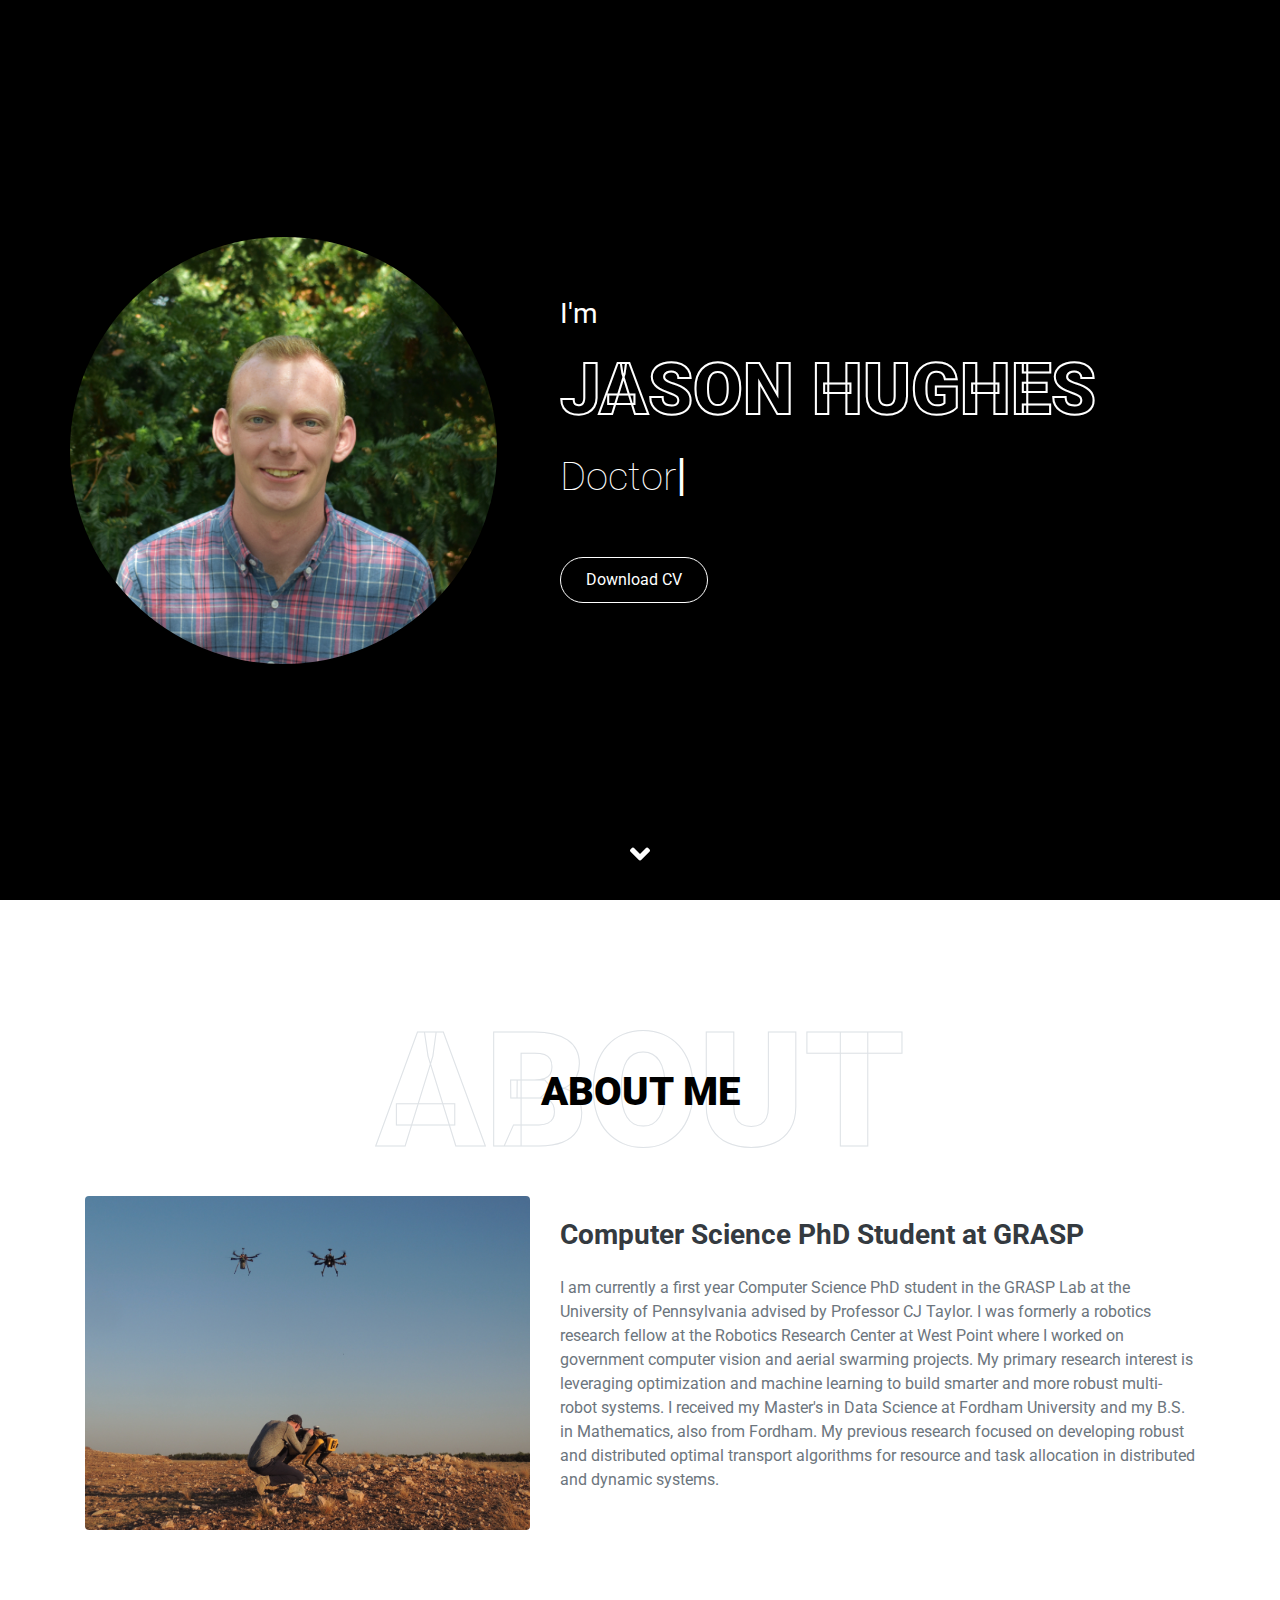
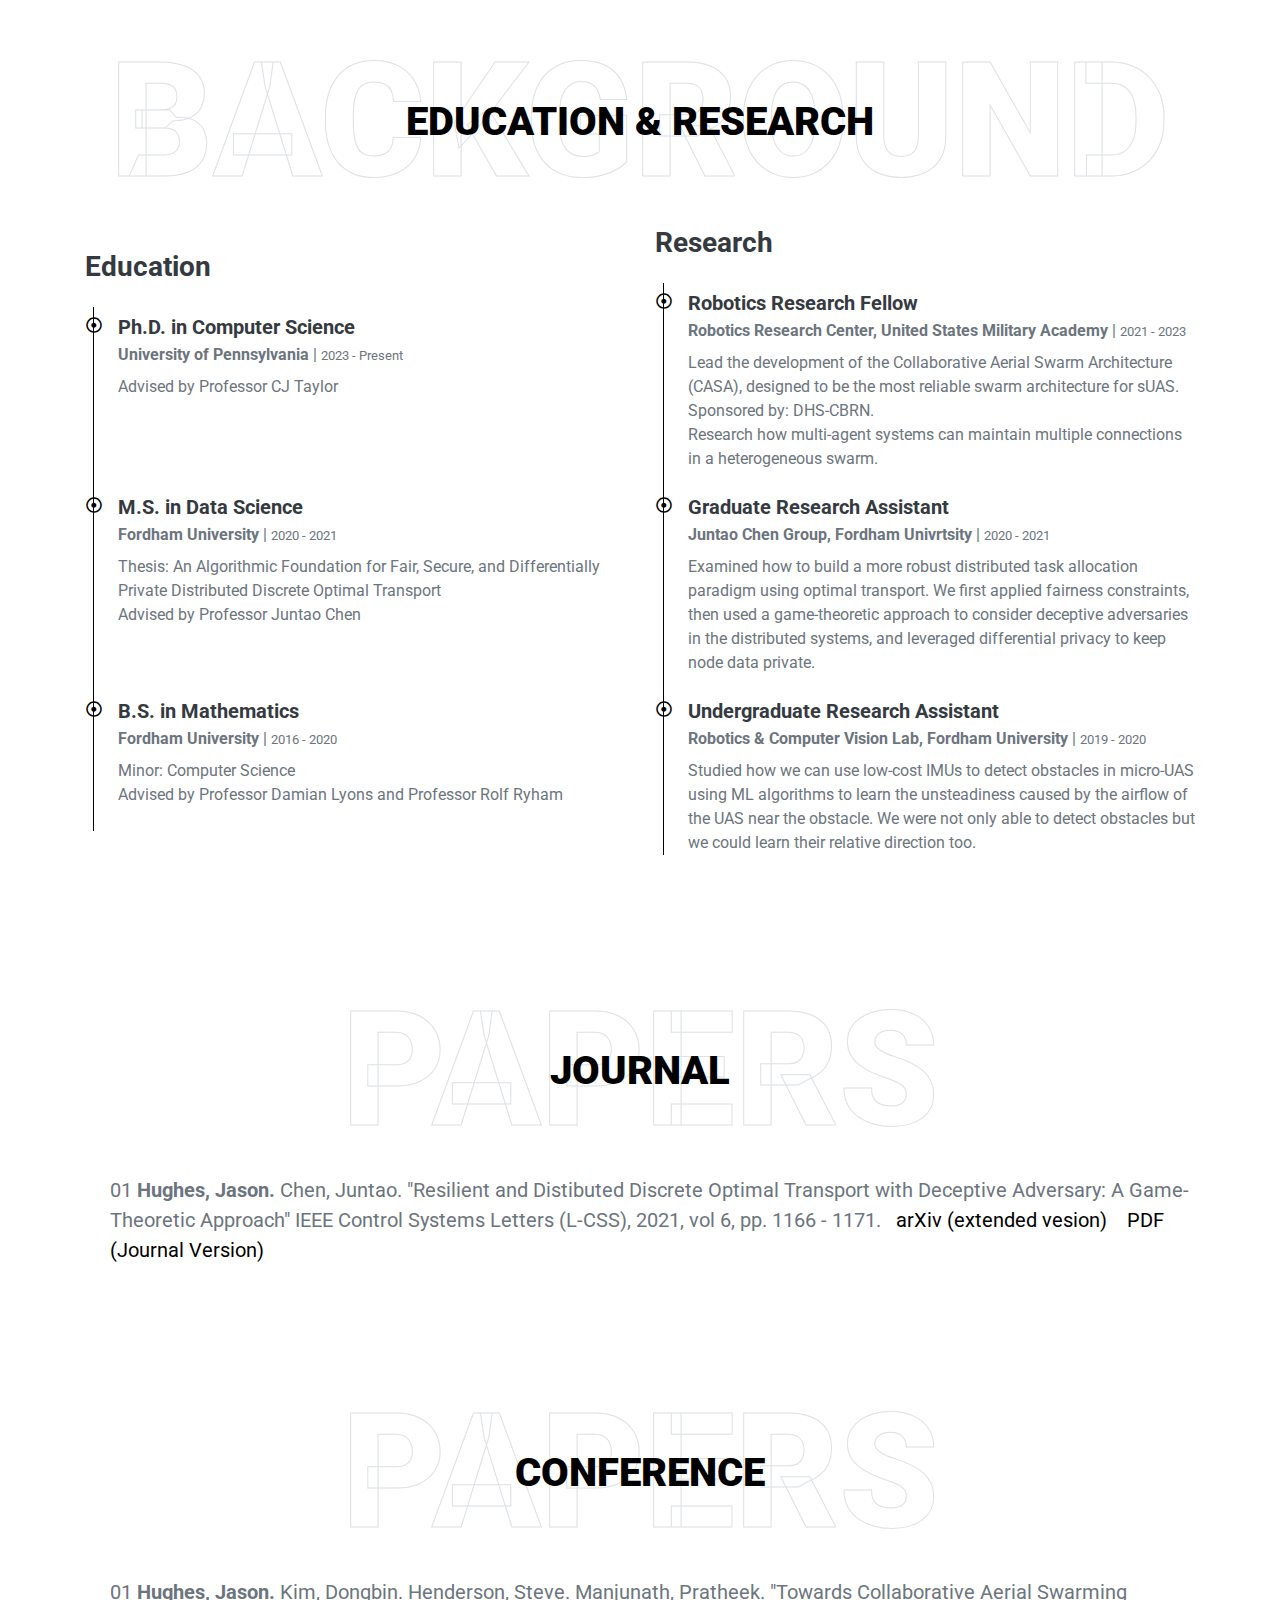
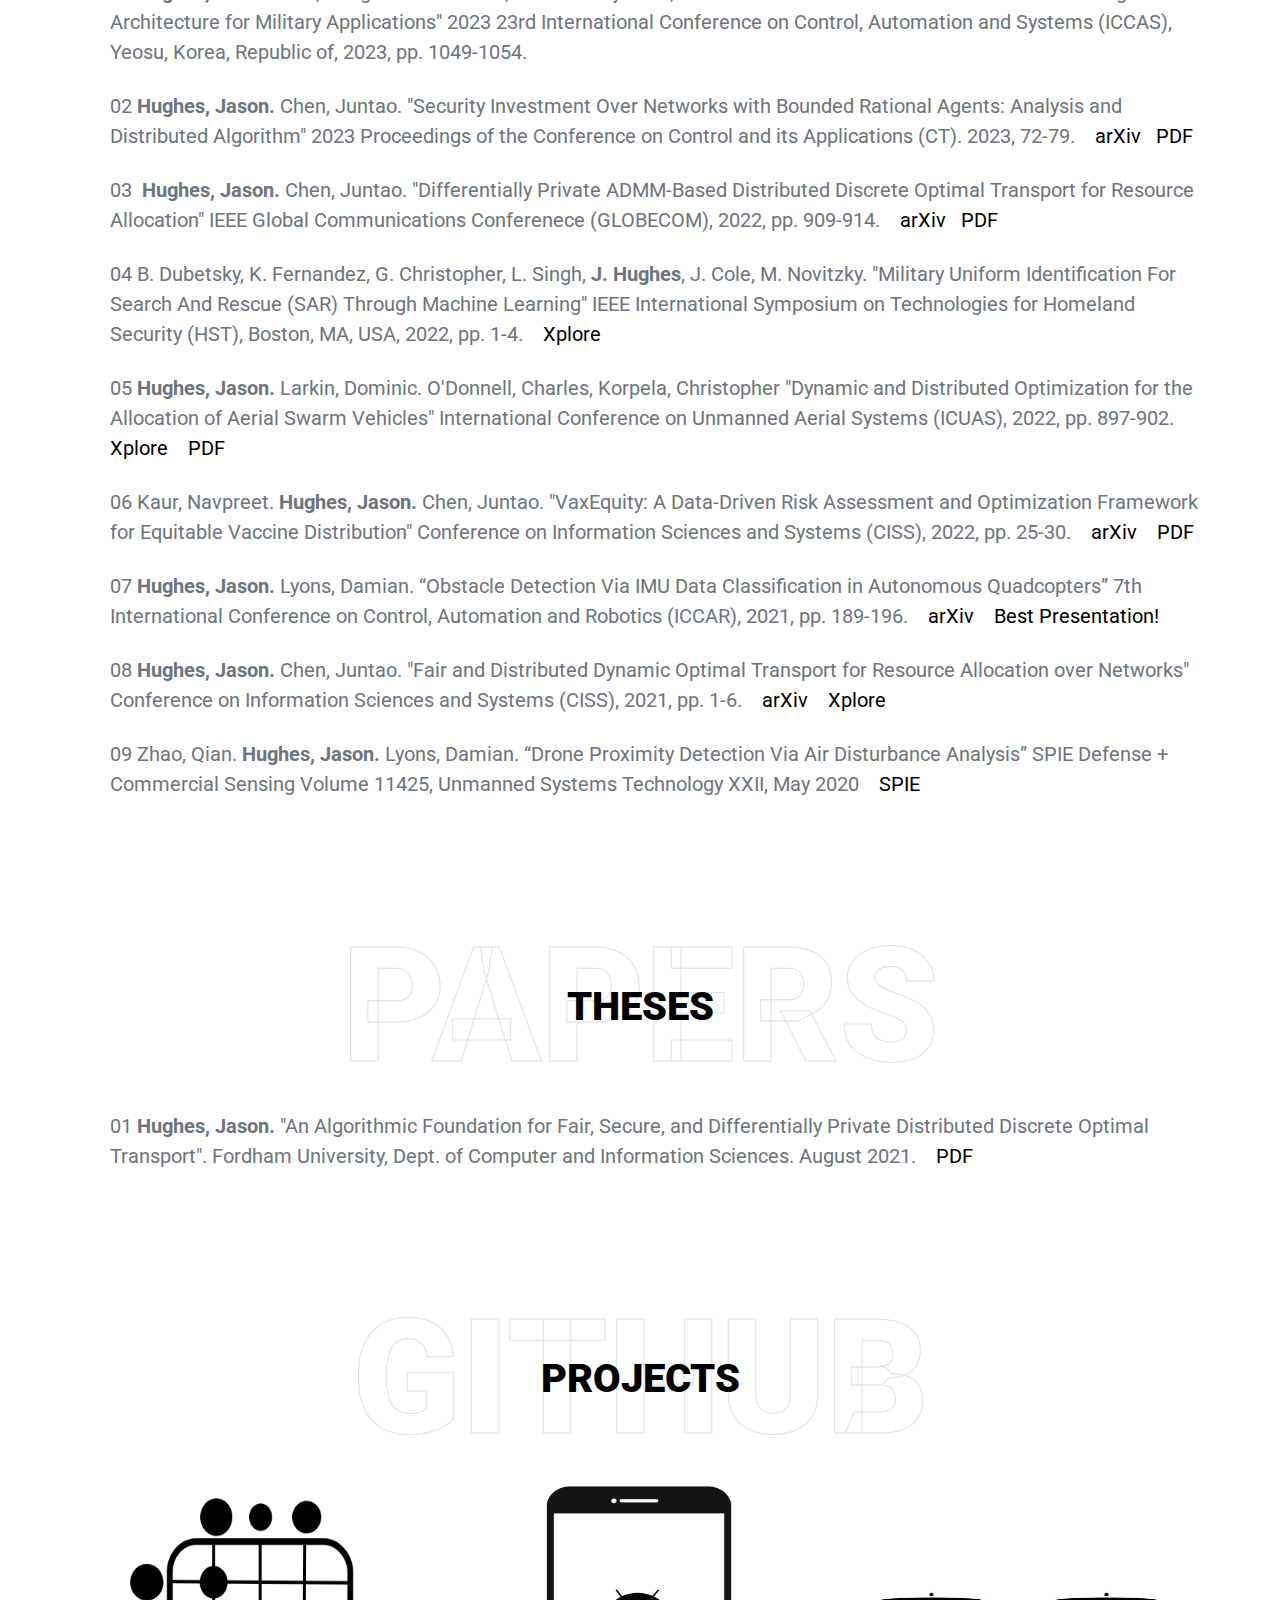
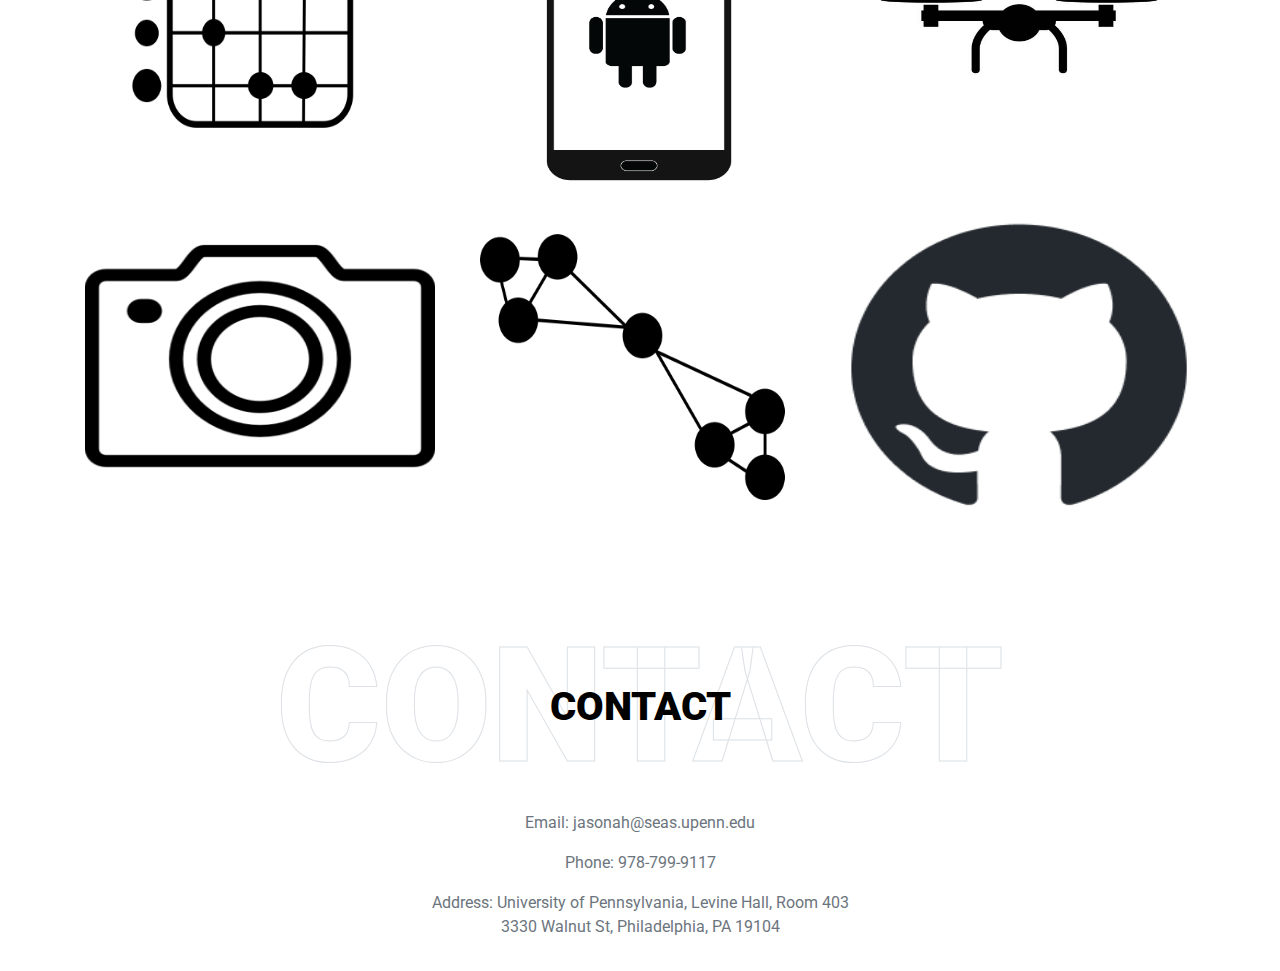
<file: index.html>
<!DOCTYPE html>
<html lang="en">

<head>
    <meta charset="utf-8">
    <title>Jason Hughes</title>
    <meta content="width=device-width, initial-scale=1.0" name="viewport">
    <meta content="Free HTML Templates" name="keywords">
    <meta content="Free HTML Templates" name="description">

    <!-- Favicon -->
    <link href="img/favicon.ico" rel="icon">

    <!-- Google Web Fonts -->
    <link rel="preconnect" href="https://fonts.gstatic.com">
    <link href="https://fonts.googleapis.com/css2?family=Roboto:wght@300;400;500;700;900&display=swap" rel="stylesheet"> 

    <!-- Font Awesome -->
    <link href="https://cdnjs.cloudflare.com/ajax/libs/font-awesome/5.10.0/css/all.min.css" rel="stylesheet">

    <!-- Libraries Stylesheet -->
    <link href="lib/owlcarousel/assets/owl.carousel.min.css" rel="stylesheet">
    <link href="lib/lightbox/css/lightbox.min.css" rel="stylesheet">

    <!-- Customized Bootstrap Stylesheet -->
    <link href="css/style.css" rel="stylesheet">
</head>

<body data-spy="scroll" data-target=".navbar" data-offset="51">
    <!-- Navbar Start -->
    <nav class="navbar fixed-top shadow-sm navbar-expand-lg bg-light navbar-light py-3 py-lg-0 px-lg-5">
        <a href="index.html" class="navbar-brand ml-lg-3">
            <h1 class="m-0 display-5"><span class="text-primary">Jason</span>Hughes</h1>
        </a>
        <button type="button" class="navbar-toggler" data-toggle="collapse" data-target="#navbarCollapse">
            <span class="navbar-toggler-icon"></span>
        </button>
        <div class="collapse navbar-collapse px-lg-3" id="navbarCollapse">
            <div class="navbar-nav m-auto py-0">
                <a href="#home" class="nav-item nav-link active">Home</a>
                <a href="#about" class="nav-item nav-link">About</a>
                <a href="#background" class="nav-item nav-link">Background</a>
                <a href="#papers" class="nav-item nav-link">Papers</a>
                <!--a href="#skill" class="nav-item nav-link">Skill</a-->
                <a href="#portfolio" class="nav-item nav-link">Portfolio</a>
                <a href="#contact" class="nav-item nav-link">Contact</a>
            </div>
            <a href="#contact" class="btn btn-outline-primary d-none d-lg-block">Contact</a>
        </div>
    </nav>
    <!-- Navbar End -->





    <!-- Header Start -->
    <div class="container-fluid bg-primary d-flex align-items-center mb-5 py-5" id="home" style="min-height: 100vh;">
        <div class="container">
            <div class="row align-items-center">
                <div class="col-lg-5 px-5 pl-lg-0 pb-5 pb-lg-0">
                    <img class="img-fluid w-100 rounded-circle shadow-sm" src="img/profile.jpg" alt="">
                </div>
                <div class="col-lg-7 text-center text-lg-left">
                    <h3 class="text-white font-weight-normal mb-3">I'm</h3>
                    <h1 class="display-3 text-uppercase text-primary mb-2" style="-webkit-text-stroke: 2px #ffffff;">Jason Hughes</h1>
                    <h1 class="typed-text-output d-inline font-weight-lighter text-white"></h1>
                    <div class="typed-text d-none">Doctoral Student, Roboticist, Computer Scientist, Researcher</div>
                    <div class="d-flex align-items-center justify-content-center justify-content-lg-start pt-5">
                        <a href="pdfs/CV_JasonHughes.pdf" class="btn btn-outline-light mr-5">Download CV</a>
                    </div>
                </div>
            </div>
        </div>
    </div>
    <!-- Header End -->


    <!-- About Start -->
    <div class="container-fluid py-5" id="about">
        <div class="container">
            <div class="position-relative d-flex align-items-center justify-content-center">
                <h1 class="display-1 text-uppercase text-white" style="-webkit-text-stroke: 1px #dee2e6;">About</h1>
                <h1 class="position-absolute text-uppercase text-primary">About Me</h1>
            </div>
            <div class="row align-items-center">
                <div class="col-lg-5 pb-4 pb-lg-0">
                    <img class="img-fluid rounded w-100" src="img/about.jpg" alt="">
                </div>
                <div class="col-lg-7">
                    <h3 class="mb-4">Computer Science PhD Student at GRASP</h3>
                    <p> I am currently a first year Computer Science PhD student in the GRASP Lab at the University of Pennsylvania advised by Professor CJ Taylor. I was formerly a 
						robotics research fellow at the Robotics Research Center at West Point where I worked on government computer vision and aerial swarming projects.
                        My primary research interest is leveraging optimization and machine learning to build smarter and more robust multi-robot systems.
                        I received my Master's in Data Science at Fordham University and my B.S. in Mathematics, also from Fordham. 
                        My previous research focused on developing robust and distributed optimal transport algorithms for resource and task allocation in distributed and dynamic systems.</p>
                </div>
            </div>
        </div>
    </div>
    <!-- About End -->


    <!-- Qualification Start -->
    <div class="container-fluid py-5" id="background">
        <div class="container">
            <div class="position-relative d-flex align-items-center justify-content-center">
                <h1 class="display-1 text-uppercase text-white" style="-webkit-text-stroke: 1px #dee2e6;">Background</h1>
                <h1 class="position-absolute text-uppercase text-primary">Education & Research</h1>
            </div>
            <div class="row align-items-center">
                <div class="col-lg-6">
                    <h3 class="mb-4">Education</h3>
                    <div class="border-left border-primary pt-2 pl-4 ml-2">
                        <div class="position-relative mb-4">
                            <i class="far fa-dot-circle text-primary position-absolute" style="top: 2px; left: -32px;"></i>
                            <h5 class="font-weight-bold mb-1">Ph.D. in Computer Science</h5>
                            <p class="mb-2"><strong>University of Pennsylvania</strong> | <small>2023 - Present</small></p>
                            <p>Advised by Professor CJ Taylor<br><br><br><br></p>
                        </div>
                        <div class="position-relative mb-4">
                            <i class="far fa-dot-circle text-primary position-absolute" style="top: 2px; left: -32px;"></i>
                            <h5 class="font-weight-bold mb-1">M.S. in Data Science</h5>
                            <p class="mb-2"><strong>Fordham University</strong> | <small>2020 - 2021</small></p>
                            <p>Thesis: An Algorithmic Foundation for Fair, Secure, and Differentially Private Distributed Discrete Optimal Transport<br>
                            Advised by Professor Juntao Chen <br><br><br></p>
                        </div>
                        <div class="position-relative mb-4">
                            <i class="far fa-dot-circle text-primary position-absolute" style="top: 2px; left: -32px;"></i>
                            <h5 class="font-weight-bold mb-1">B.S. in Mathematics</h5>
                            <p class="mb-2"><strong>Fordham University</strong> | <small>2016 - 2020</small></p>
                            <p>Minor: Computer Science <br>
                                Advised by Professor Damian Lyons and Professor Rolf Ryham <br><br> </p>
                        </div>
                    </div>
                </div>
                <div class="col-lg-6">
                    <h3 class="mb-4">Research</h3>
                    <div class="border-left border-primary pt-2 pl-4 ml-2">
                        <div class="position-relative mb-4">
                            <i class="far fa-dot-circle text-primary position-absolute" style="top: 2px; left: -32px;"></i>
                            <h5 class="font-weight-bold mb-1">Robotics Research Fellow</h5>
                            <p class="mb-2"><strong>Robotics Research Center, United States Military Academy</strong> | <small>2021 - 2023</small></p>
                            <p>Lead the development of the Collaborative Aerial Swarm Architecture (CASA), designed to be the most reliable
                                swarm architecture for sUAS. Sponsored by: DHS-CBRN. <br>
                                Research how multi-agent systems can maintain multiple connections in a heterogeneous swarm.</p>
                        </div>
                        <div class="position-relative mb-4">
                            <i class="far fa-dot-circle text-primary position-absolute" style="top: 2px; left: -32px;"></i>
                            <h5 class="font-weight-bold mb-1">Graduate Research Assistant</h5>
                            <p class="mb-2"><strong>Juntao Chen Group, Fordham Univrtsity</strong> | <small>2020 - 2021</small></p>
                            <p>Examined how to build a more robust distributed task allocation paradigm using optimal transport. We first
                                applied fairness constraints, then used a game-theoretic approach to consider deceptive adversaries in the
                                distributed systems, and leveraged differential privacy to keep node data private.</p>
                        </div>
                        <div class="position-relative mb-4">
                            <i class="far fa-dot-circle text-primary position-absolute" style="top: 2px; left: -32px;"></i>
                            <h5 class="font-weight-bold mb-1">Undergraduate Research Assistant</h5>
                            <p class="mb-2"><strong>Robotics & Computer Vision Lab, Fordham University</strong> | <small>2019 - 2020</small></p>
                            <p>Studied how we can use low-cost IMUs to detect obstacles in micro-UAS using ML algorithms to learn the
                                unsteadiness caused by the airflow of the UAS near the obstacle. We were not only able to detect obstacles but
                                we could learn their relative direction too.</p>
                        </div>
                    </div>
                </div>
            </div>
        </div>
    </div>
    <!-- Qualification End -->

    <!-- Journal Papers Start -->
    <div class="container-fluid py-5" id="papers">
        <div class="container">
            <div class="position-relative d-flex align-items-center justify-content-center">
                <h1 class="display-1 text-uppercase text-white" style="-webkit-text-stroke: 1px #dee2e6;">Papers</h1>
                <h1 class="position-absolute text-uppercase text-primary">Journal</h1>
            </div>
            <div class="row align-items-center">
                <ol>
                    <li><b>Hughes, Jason.</b> Chen, Juntao. "Resilient and Distibuted Discrete Optimal Transport with Deceptive Adversary: A Game-Theoretic Approach"                                                
                        IEEE Control Systems Letters (L-CSS), 2021, vol 6, pp. 1166 - 1171.                                                                                                                               
                        <a href="https://arxiv.org/abs/2106.07455.pdf" > &nbsp;&nbsp;arXiv (extended vesion)</a> &nbsp;&nbsp;<a href="pdfs/Deceptive_OT.pdf" > PDF (Journal Version)</a>
                    </li>
                </ol>
            </div>
        </div>
    </div>
    <!-- Journal Papers End -->

    <!-- Conference Papers Start -->
    <div class="container-fluid py-5" id="papers">
        <div class="container">
            <div class="position-relative d-flex align-items-center justify-content-center">
                <h1 class="display-1 text-uppercase text-white" style="-webkit-text-stroke: 1px #dee2e6;">Papers</h1>
                <h1 class="position-absolute text-uppercase text-primary">Conference</h1>
            </div>
            <div class="row align-items-center">
                <ol>
                    <li><b>Hughes, Jason.</b> Kim, Dongbin. Henderson, Steve. Manjunath, Pratheek. "Towards Collaborative Aerial Swarming Architecture for Military Applications"
                         2023 23rd International Conference on Control, Automation and Systems (ICCAS), Yeosu, Korea, Republic of, 2023, pp. 1049-1054.
                    </li>
                    <br>
                    <li><b>Hughes, Jason.</b> Chen, Juntao. "Security Investment Over Networks with Bounded Rational Agents: Analysis and Distributed Algorithm"
                        2023 Proceedings of the Conference on Control and its Applications (CT). 2023, 72-79.
                        &nbsp;&nbsp; <a href="https://arxiv.org/abs/2211.17072" > arXiv</a>&nbsp;&nbsp;<a href="pdfs/Weighted_Probability_OT.pdf" > PDF</a>
                    </li>
                    <br>
                    <li>                                                                                                                                           
                        <b>Hughes, Jason.</b> Chen, Juntao. "Differentially Private ADMM-Based Distributed Discrete Optimal Transport for Resource Allocation" 
                        IEEE Global Communications Conferenece (GLOBECOM), 2022, pp. 909-914.                                                                                                                             
                        &nbsp;&nbsp; <a href="https://arxiv.org/abs/2211.17070" > arXiv</a>&nbsp;&nbsp;<a href="pdfs/Differential_Privacy_OT (1).pdf" > PDF</a>                                                                       
                    </li>
                    <br>
                    <li>B. Dubetsky, K. Fernandez, G. Christopher, L. Singh, <b>J. Hughes</b>, J. Cole, M. Novitzky. "Military Uniform Identification For Search And Rescue (SAR) Through Machine Learning"
                        IEEE International Symposium on Technologies for Homeland Security (HST), Boston, MA, USA, 2022, pp. 1-4. 
                        &nbsp;&nbsp;<a href="https://ieeexplore.ieee.org/abstract/document/10025452"> Xplore </a>              
                    </li>
                    <br>
                    <li><b>Hughes, Jason.</b> Larkin, Dominic. O'Donnell, Charles, Korpela, Christopher "Dynamic and Distributed Optimization for the Allocation of Aerial Swarm Vehicles"                           
                        International Conference on Unmanned Aerial Systems (ICUAS), 2022, pp. 897-902.                                                                                       
                        &nbsp;&nbsp; <a href="https://ieeexplore.ieee.org/abstract/document/9836231"> Xplore</a> &nbsp;&nbsp; <a href="pdfs/DOT_swarms.pdf" > PDF</a> 
                    </li>
                    <br>
                    <li>Kaur, Navpreet. <b>Hughes, Jason.</b> Chen, Juntao. "VaxEquity: A Data-Driven Risk Assessment and Optimization Framework for Equitable Vaccine Distribution" 
                        Conference on Information Sciences and Systems (CISS), 2022, pp. 25-30.
                        &nbsp;&nbsp;<a href="https://arxiv.org/abs/2201.07321" > arXiv</a> &nbsp;&nbsp; <a href="pdfs/Vaccine_Allocation.pdf" > PDF</a>
                    </li>
                    <br>
                    <li><b>Hughes, Jason.</b> Lyons, Damian. “Obstacle Detection Via IMU Data Classification in Autonomous Quadcopters” 7th International Conference on Control, Automation and Robotics (ICCAR), 2021, pp. 189-196.
                        &nbsp;&nbsp;<a href="https://arxiv.org/abs/2103.15680" > arXiv</a> &nbsp;&nbsp; <a href="pdfs/best_presentation_iccar.pdf" > Best Presentation!</a>
                    </li>
                    <br>
                    <li><b>Hughes, Jason.</b> Chen, Juntao. "Fair and Distributed Dynamic Optimal Transport for Resource Allocation over Networks" Conference on Information Sciences and Systems (CISS), 2021, pp. 1-6.
                        &nbsp;&nbsp;<a href="https://arxiv.org/abs/2103.16618" > arXiv</a> &nbsp;&nbsp; <a href="https://ieeexplore.ieee.org/document/9400236" > Xplore</a>
                    </li>
                    <br>
                    <li>Zhao, Qian. <b>Hughes, Jason.</b> Lyons, Damian. “Drone Proximity Detection Via Air Disturbance Analysis” SPIE Defense + Commercial Sensing Volume 11425, Unmanned Systems Technology XXII, May 2020
                        &nbsp;&nbsp;<a href="https://doi.org/10.1117/12.2556385" >  SPIE</a></li>
                </ol>
            </div>
        </div>
    </div>
    <!-- conference Papers End -->
    
    <!-- theses Papers Start -->
    <div class="container-fluid py-5" id="about">
        <div class="container">
            <div class="position-relative d-flex align-items-center justify-content-center">
                <h1 class="display-1 text-uppercase text-white" style="-webkit-text-stroke: 1px #dee2e6;">Papers</h1>
                <h1 class="position-absolute text-uppercase text-primary">Theses</h1>
            </div>
            <div class="row align-items-center">
                <ol>
                    <li><b>Hughes, Jason.</b> "An Algorithmic Foundation for Fair, Secure, and Differentially Private Distributed Discrete Optimal
                        Transport". Fordham University, Dept. of Computer and Information Sciences. August 2021. &nbsp;&nbsp;<a href="pdfs/thesis.pdf" >  PDF</a>
                    </li>
                </ol>
            </div>
        </div>
    </div>
    <!-- theses Papers End -->

    <!-- Skill Start -->
    <!-- Skill End -->

    <!-- Portfolio Start -->
    <div class="container-fluid pt-5 pb-3" id="portfolio">
        <div class="container">
            <div class="position-relative d-flex align-items-center justify-content-center">
                <h1 class="display-1 text-uppercase text-white" style="-webkit-text-stroke: 1px #dee2e6;">github</h1>
                <h1 class="position-absolute text-uppercase text-primary">Projects</h1>
            </div>
            <div class="row portfolio-container">
                <div class="col-lg-4 col-md-6 mb-4 portfolio-item first">
                    <div class="position-relative overflow-hidden mb-2">
                        <img class="img-fluid rounded w-100" src="img/OT-clipart.png" style="width:300px;height:300px;" alt="rosdot">
                        <div class="portfolio-btn bg-primary d-flex align-items-center justify-content-center">
                            <a href="https://github.com/jhughes50/rosdot" >
                                <i style="font-size: 60px;">ROSdot</i>
                            </a>
                        </div>
                    </div>
                </div>
                <div class="col-lg-4 col-md-6 mb-4 portfolio-item second">
                    <div class="position-relative overflow-hidden mb-2">
                        <img class="img-fluid rounded w-100" src="img/phone.png" style="width:300px;height:300px;" alt="ROStak">
                        <div class="portfolio-btn bg-primary d-flex align-items-center justify-content-center">
                            <a href="https://github.com/westpoint-robotics/rostak">
                                <i style="font-size: 60px;">ROStak</i>
                            </a>
                        </div>
                    </div>
                </div>
                <div class="col-lg-4 col-md-6 mb-4 portfolio-item second">
                    <div class="position-relative overflow-hidden mb-2">
                        <img class="img-fluid rounded w-100" src="img/drone.png" style="width:300px;height:300px;" alt="casa">
                        <div class="portfolio-btn bg-primary d-flex align-items-center justify-content-center">
                            <a href="https://github.com/westpoint-robotics/CASA">
                                <i style="font-size: 60px;">CASA</i>
                            </a>
                        </div>
                    </div>
                </div>
                <div class="col-lg-4 col-md-6 mb-4 portfolio-item second">
                    <div class="position-relative overflow-hidden mb-2">
                        <img class="img-fluid rounded w-100" src="img/camera.png" style="width:300px;height:300px;" alt="eeyore">
                        <div class="portfolio-btn bg-primary d-flex align-items-center justify-content-center">
                            <a href="https://github.com/jhughes50/eeyore">
                                <i style="font-size: 60px;">Eeyore</i>
                            </a>
                        </div>
                    </div>
                </div>
                <div class="col-lg-4 col-md-6 mb-4 portfolio-item second">
                    <div class="position-relative overflow-hidden mb-2">
                        <img class="img-fluid rounded w-100" src="img/dlkc-clipart.png" style="width:300px;height:300px;" alt="dlkc">
                        <div class="portfolio-btn bg-primary d-flex align-items-center justify-content-center">
                            <a href="https://github.com/jhughes50/dlkc">
                                <i style="font-size: 60px;">DLKC</i>
                            </a>
                        </div>
                    </div>
                </div>
                <div class="col-lg-4 col-md-6 mb-4 portfolio-item second">
                    <div class="position-relative overflow-hidden mb-2">
                        <img class="img-fluid rounded w-100" src="img/github-mark.png" style="width:300px;height:300px;" alt="dlkc">
                        <div class="portfolio-btn bg-primary d-flex align-items-center justify-content-center">
                            <a href="https://github.com/jhughes50">
                                <i style="font-size: 60px;">Github</i>
                            </a>
                        </div>
                    </div>
                </div>
            </div>
        </div>
    </div>
    <!-- Portfolio End -->
    
<!-- Contact Start -->
<div class="container-fluid pt-5 pb-3" id="contact">
    <div class="container">
        <div class="position-relative d-flex align-items-center justify-content-center">
            <h1 class="display-1 text-uppercase text-white" style="-webkit-text-stroke: 1px #dee2e6;">Contact</h1>
            <h1 class="position-absolute text-uppercase text-primary">Contact</h1>
        </div>
        <div align="center">
            <p>Email: jasonah@seas.upenn.edu</p>
            <p>Phone: 978-799-9117</p>
            <p>Address: University of Pennsylvania, Levine Hall, Room 403<br>
                3330 Walnut St, Philadelphia, PA 19104</p>
        </div>
    </div>
</div>

  

    <!-- Scroll to Bottom -->
    <i class="fa fa-2x fa-angle-down text-white scroll-to-bottom"></i>

    <!-- Back to Top -->
    <a href="#" class="btn btn-outline-dark px-0 back-to-top"><i class="fa fa-angle-double-up"></i></a>


    <!-- JavaScript Libraries -->
    <script src="https://code.jquery.com/jquery-3.4.1.min.js"></script>
    <script src="https://stackpath.bootstrapcdn.com/bootstrap/4.4.1/js/bootstrap.bundle.min.js"></script>
    <script src="lib/typed/typed.min.js"></script>
    <script src="lib/easing/easing.min.js"></script>
    <script src="lib/waypoints/waypoints.min.js"></script>
    <script src="lib/owlcarousel/owl.carousel.min.js"></script>
    <script src="lib/isotope/isotope.pkgd.min.js"></script>
    <script src="lib/lightbox/js/lightbox.min.js"></script>

    <!-- Contact Javascript File -->
    <script src="mail/jqBootstrapValidation.min.js"></script>
    <script src="mail/contact.js"></script>

    <!-- Template Javascript -->
    <script src="js/main.js"></script>
</body>

</html>
</file>
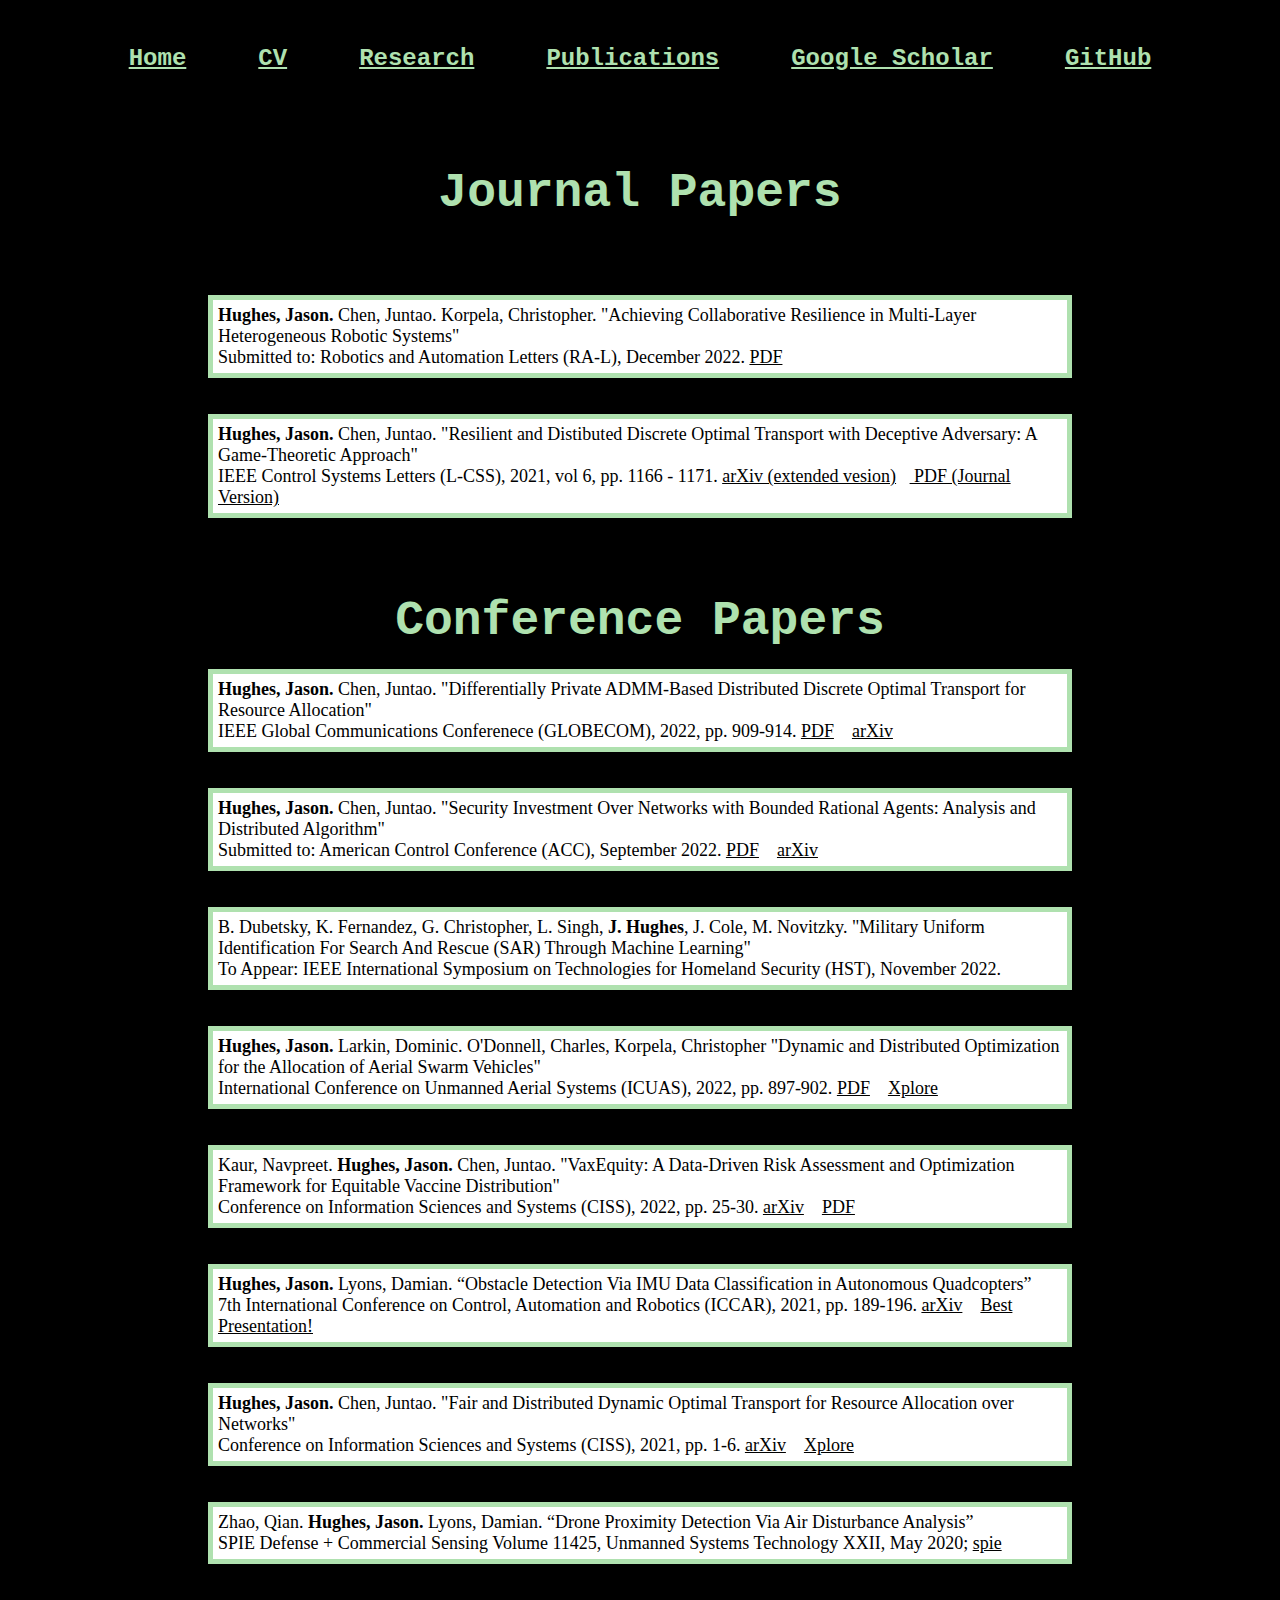
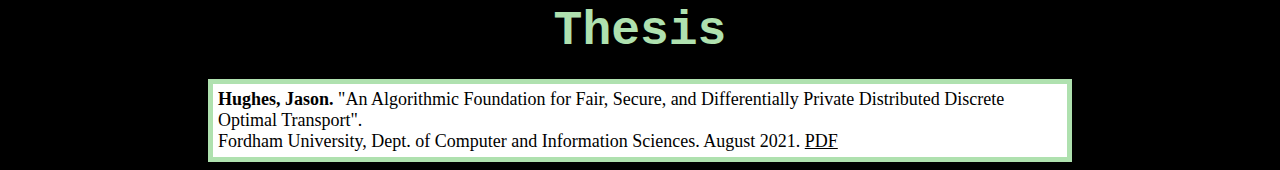
<file: pubs.html>
<!DOCTYPE html>
<html lang="en">
<head>
	<meta charset="utf-8">
	<title>
		Jason Hughes Publications
	</title>
	<style>
		p {
    		padding: 5px;
    		border: 5px solid rgb(175, 225, 175);
    		background-color: white;
		}
		
		 /* h3 {
			color:rgb(175, 225, 175);;
			padding: 40px;
			border: 5px solid rgb(175, 225, 175);
			background-color: white;
			
		}  */
		a {
			color:black;
		}
	</style>
</head>
<body style="background-color: black;" link="#000" alink="#017bf5" vlink="#000">
	<br />
	
	<h3 align="center">
	
		<font face="Courier New" size="5">
			<a style="color:rgb(175, 225, 175);" href="index.html">Home</a>&nbsp;&nbsp;&nbsp;&nbsp;
			<a style="color:rgb(175, 225, 175);" href="pdfs/CV_JasonHughes_5_2021.pdf">CV</a>&nbsp;&nbsp;&nbsp;&nbsp;
			<a style="color:rgb(175, 225, 175);" href="research.html">Research</a>&nbsp;&nbsp;&nbsp;&nbsp;
			<a style="color:rgb(175, 225, 175);" href="pubs.html">Publications</a>&nbsp;&nbsp;&nbsp;&nbsp;
			<a style="color:rgb(175, 225, 175);" href="https://scholar.google.com/citations?hl=en&user=tt-vnh0AAAAJ&sortby=pubdate&view_op=\
list_works&gmla=AJsN-F5VyH4_CpsPhdRFABqonCM7rNOHqmp5O_ygjUX0XLhCcqefv0jReO2I3_Wi4Cl4hY4vTxJ89OynWBOI-AnAqhgsw05F5C8S-\
lG8-b-hfpSUH6K_1ic">Google Scholar</a>&nbsp;&nbsp;&nbsp;&nbsp;
			<a style="color:rgb(175, 225, 175);" href="https://github.com/jhughes50">GitHub</a>
		</font>
	</h3>
	<br>
	<br>
	<br>
	<h1 align="center">
		<font face="Courier New" color="#AFE1AF" size="7">
			Journal Papers
		</font>
	</h1>
	<br>
	<br>
        <br>
	        <p style="margin:0px 200px">
                <font face="Lato" size="4">                                                                                                                                                                       
                <b>Hughes, Jason.</b> Chen, Juntao. Korpela, Christopher. "Achieving Collaborative Resilience in Multi-Layer Heterogeneous Robotic Systems" <br>
                Submitted to: Robotics and Automation Letters (RA-L), December 2022.                                                                                                                             
                <a href="pdfs/Heterogenous_Conn.pdf" > PDF</a>                                                                                                                                          
                </font>
		</p>
                <br>                                                                                                                                                                                              
                <br>
        <p style="margin:0px 200px">                                                                                                                                                                              
                <font face="Lato" size="4">                                                                                                                                                                       
                <b>Hughes, Jason.</b> Chen, Juntao. "Resilient and Distibuted Discrete Optimal Transport with Deceptive Adversary: A Game-Theoretic Approach" <br>                                                
                IEEE Control Systems Letters (L-CSS), 2021, vol 6, pp. 1166 - 1171.                                                                                                                               
                <a href="https://arxiv.org/abs/2106.07455.pdf" > arXiv (extended vesion)</a> &nbsp;&nbsp;<a href="pdfs/Deceptive_OT.pdf" > PDF (Journal Version)</a>                                              
                </font>                                                                                                                                                                                           
        </p>
        <br>                                                                                                                                                                                                      
        <br>
	<br>
	        <h1 align="center">                                                                                                                                                                               
                <font face="Courier New" color="#AFE1AF" size="7">                                                                                                                                                
                        Conference Papers                                                                                                                                                                            
                </font>                                                                                                                                                                                           
        </h1>
        <p style="margin:0px 200px">                                                                                                                                                  
                <font face="Lato" size="4">                                                                                                                                           
                <b>Hughes, Jason.</b> Chen, Juntao. "Differentially Private ADMM-Based Distributed Discrete Optimal Transport for Resource Allocation" <br>                           
                IEEE Global Communications Conferenece (GLOBECOM), 2022, pp. 909-914.                                                                                                                             
                <a href="pdfs/Differential_Privacy_OT (1).pdf" > PDF</a> &nbsp;&nbsp; <a href="https://arxiv.org/abs/2211.17070" > arXiv</a>                                                                      
                </font>                                                                                                                                                               
        </p> 
	<br>
	<br>
	<p style="margin:0px 200px">
		<font face="Lato" size="4">
		<b>Hughes, Jason.</b> Chen, Juntao. "Security Investment Over Networks with Bounded Rational Agents: Analysis and Distributed Algorithm" <br> 
			Submitted to: American Control Conference (ACC), September 2022.
		<a href="pdfs/Weighted_Probability_OT.pdf" > PDF</a> &nbsp;&nbsp; <a href="https://arxiv.org/abs/2211.17072" > arXiv</a>
		</font>
	</p>
	<br>
	<br>
        <p style="margin:0px 200px">                                                                                                                                                  
                <font face="Lato" size="4">                                                                                                                                           
                B. Dubetsky, K. Fernandez, G. Christopher, L. Singh, <b>J. Hughes</b>, J. Cole, M. Novitzky. "Military Uniform Identification For Search And Rescue (SAR) Through Machine Learning" <br> 
                To Appear: IEEE International Symposium on Technologies for Homeland Security (HST), November 2022.              
                </font>                                                                                                                                                               
        </p>
	<br>
	<br>
	        <p style="margin:0px 200px">                                                                                                                                          
                <font face="Lato" size="4">                                                                                                                                           
                <b>Hughes, Jason.</b> Larkin, Dominic. O'Donnell, Charles, Korpela, Christopher "Dynamic and Distributed Optimization for the Allocation of Aerial Swarm Vehicles" <br>                           
                International Conference on Unmanned Aerial Systems (ICUAS), 2022, pp. 897-902.                                                                                       
                <a href="pdfs/DOT_swarms.pdf" > PDF</a> &nbsp;&nbsp; <a href="https://ieeexplore.ieee.org/abstract/document/9836231"> Xplore</a>
                </font>                                                                                                                                                               
        </p>                                                                
	<br>
	<br>
	<p style="margin:0px 200px">
		<font face="Lato" size="4">
		Kaur, Navpreet. <b>Hughes, Jason.</b> Chen, Juntao. "VaxEquity: A Data-Driven Risk Assessment and Optimization Framework for Equitable Vaccine Distribution" <br> 
			Conference on Information Sciences and Systems (CISS), 2022, pp. 25-30.
		<a href="https://arxiv.org/abs/2201.07321" > arXiv</a> &nbsp;&nbsp; <a href="pdfs/Vaccine_Allocation.pdf" > PDF</a>
		</font>
	</p>
	<br>
	<br>
	<p  style="margin:0px 200px">
		<font face="Lato" size="4">
		<b>Hughes, Jason.</b> Lyons, Damian. “Obstacle Detection Via IMU Data Classification in Autonomous Quadcopters”<br> 7th International Conference on Control, Automation and Robotics (ICCAR), 2021, pp. 189-196.
		<a href="https://arxiv.org/abs/2103.15680" > arXiv</a> &nbsp;&nbsp; <a href="pdfs/best_presentation_iccar.pdf" > Best Presentation!</a>
		</font>
	</p>
	<br>
	<br>
	<p style="margin:0px 200px">
		<font face="Lato" size="4">
		<b>Hughes, Jason.</b> Chen, Juntao. "Fair and Distributed Dynamic Optimal Transport for Resource Allocation over Networks"<br> Conference on Information Sciences and Systems (CISS), 2021, pp. 1-6.

		<a href="https://arxiv.org/abs/2103.16618" > arXiv</a> &nbsp;&nbsp; <a href="https://ieeexplore.ieee.org/document/9400236" > Xplore</a>
		</font>
	</p>
	<br>
	<br>

	<p style="margin:0px 200px">
		<font face="Lato" size="4">
		
Zhao, Qian. <b>Hughes, Jason.</b> Lyons, Damian. “Drone Proximity Detection Via Air Disturbance Analysis” <br> SPIE Defense + Commercial Sensing Volume 11425, Unmanned Systems Technology XXII, May 2020;

		<a href="https://doi.org/10.1117/12.2556385" >  spie</a>
		</font>
	</p>

	<br>
	<h1 align="center">
		<font face="Courier New" color="#AFE1AF" size="7">
			Thesis
		</font>
	</h1>
	<p style="margin:0px 200px">
		<font face="Lato" size="4">
		<b>Hughes, Jason.</b> "An Algorithmic Foundation for Fair, Secure, and Differentially Private Distributed Discrete Optimal
		Transport".<br> Fordham University, Dept. of Computer and Information Sciences. August 2021.

		<a href="pdfs/thesis.pdf" >  PDF</a>
		</font>
	</p>


</body>
</html>
</file>
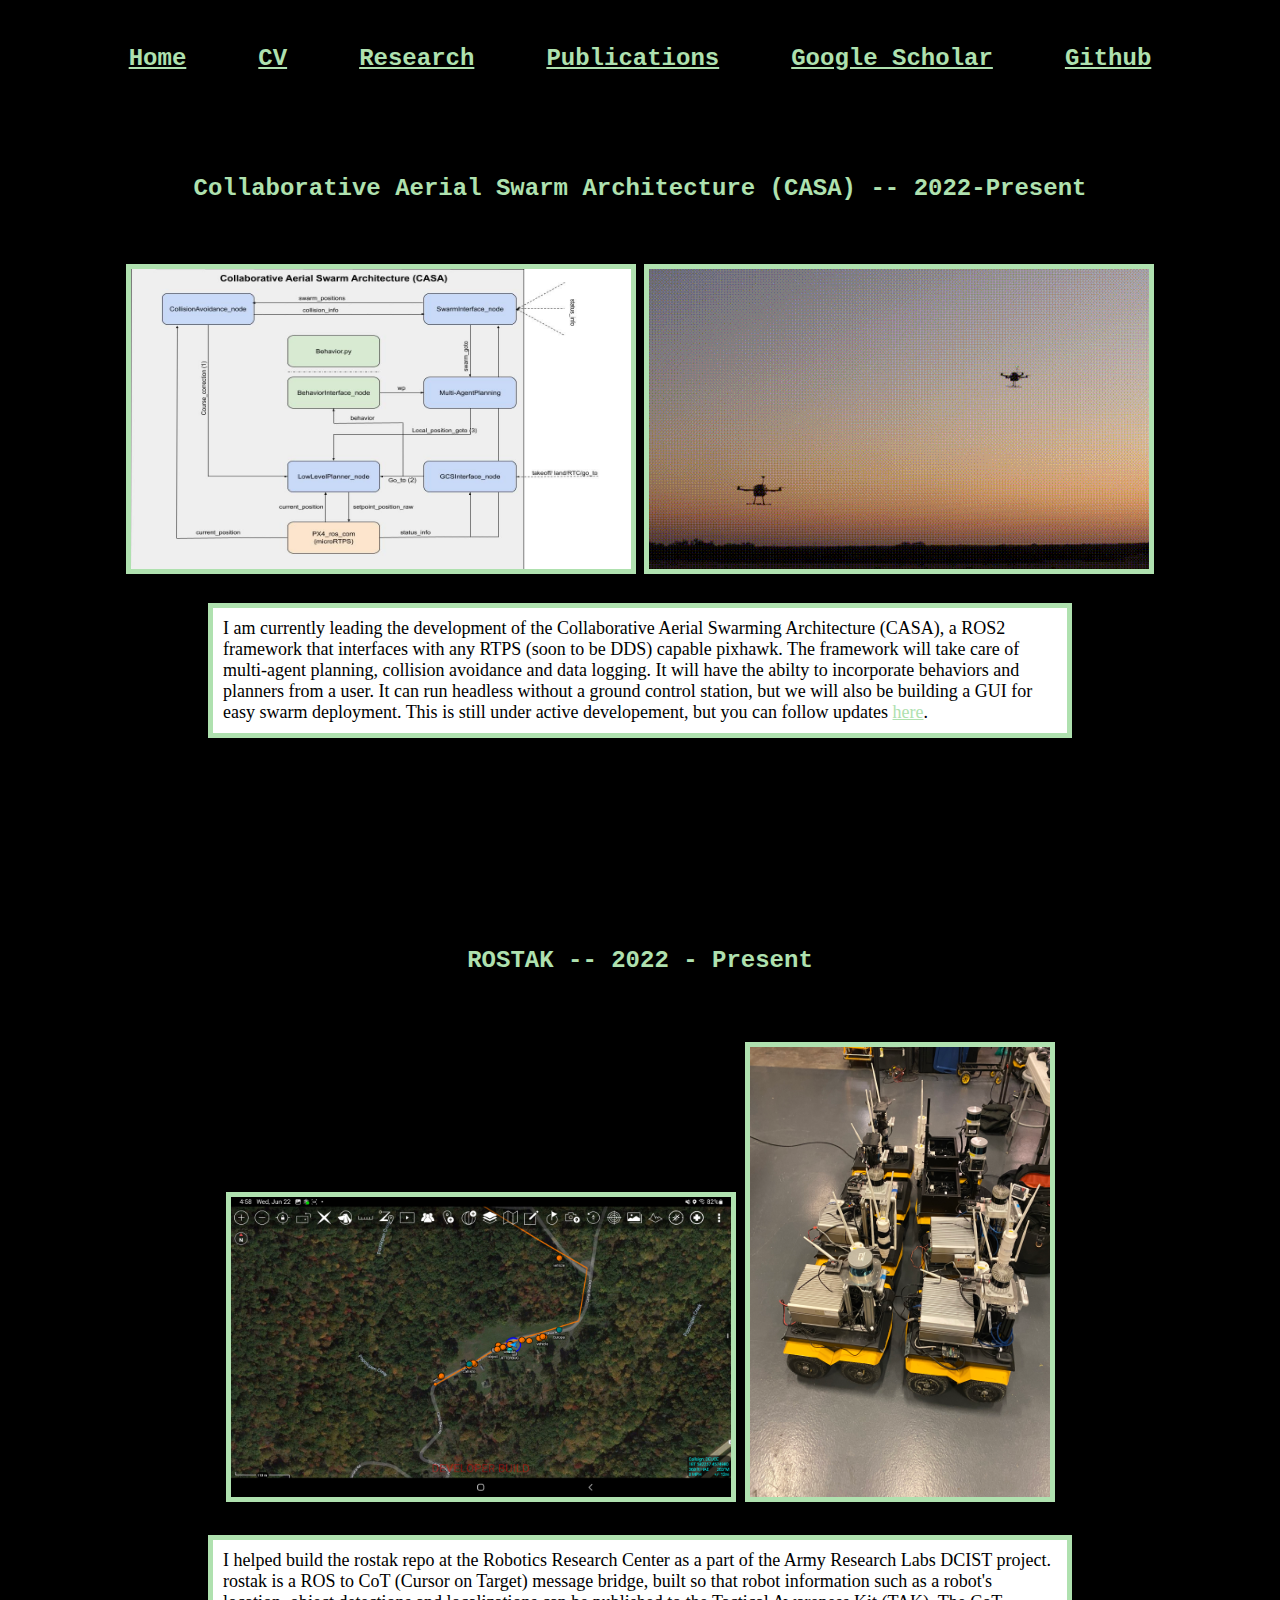
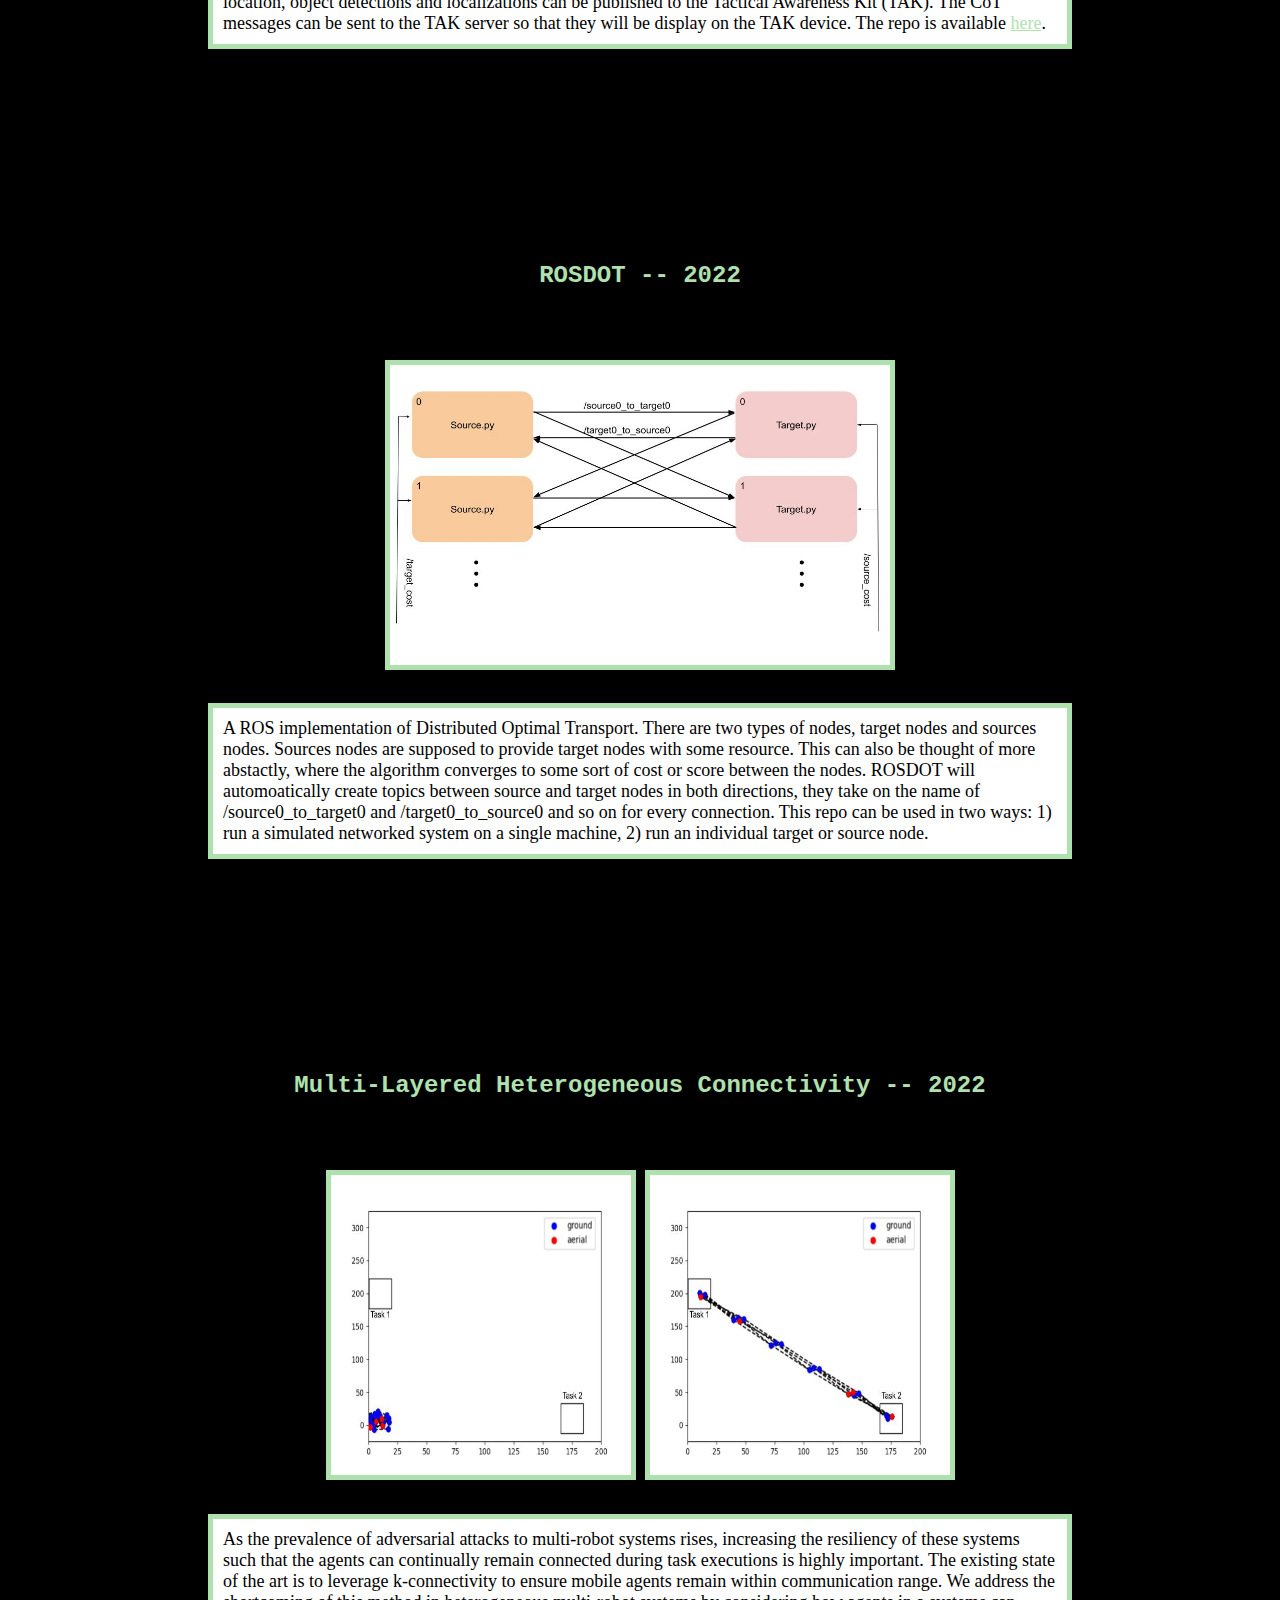
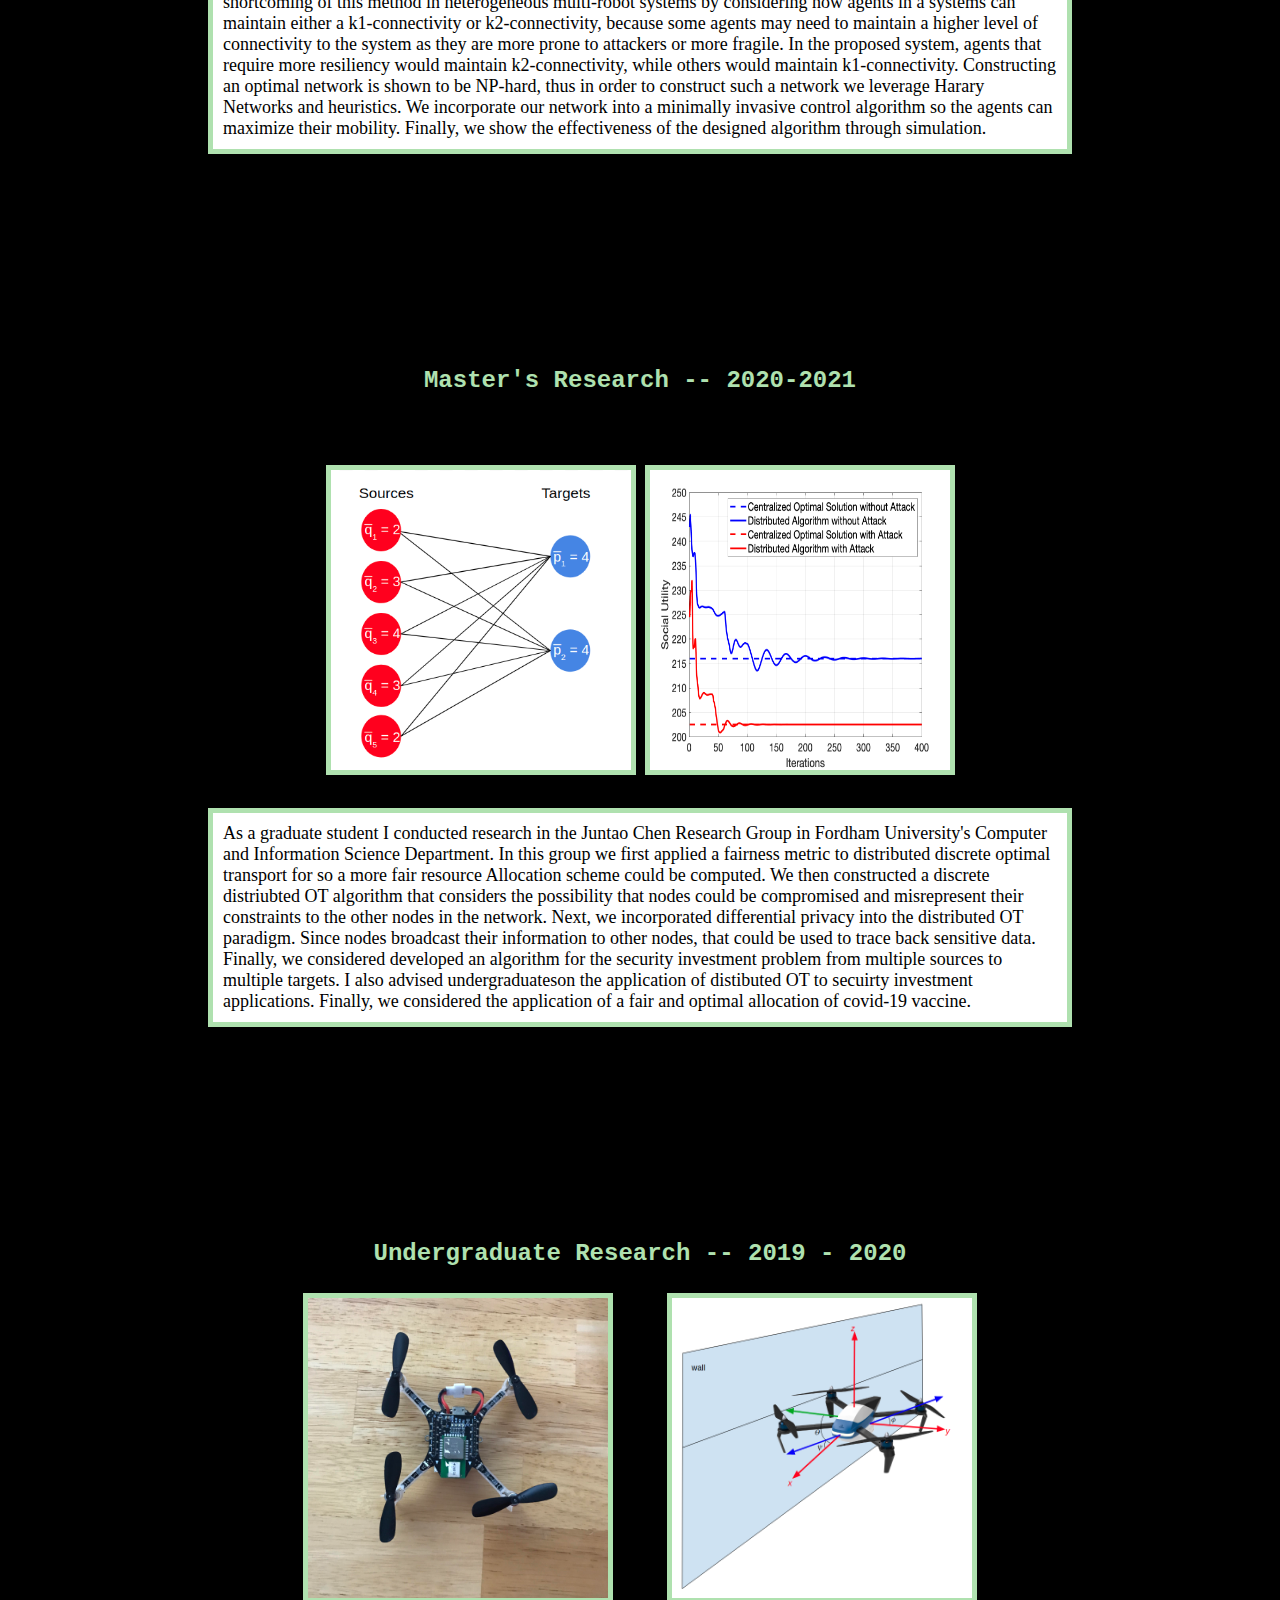
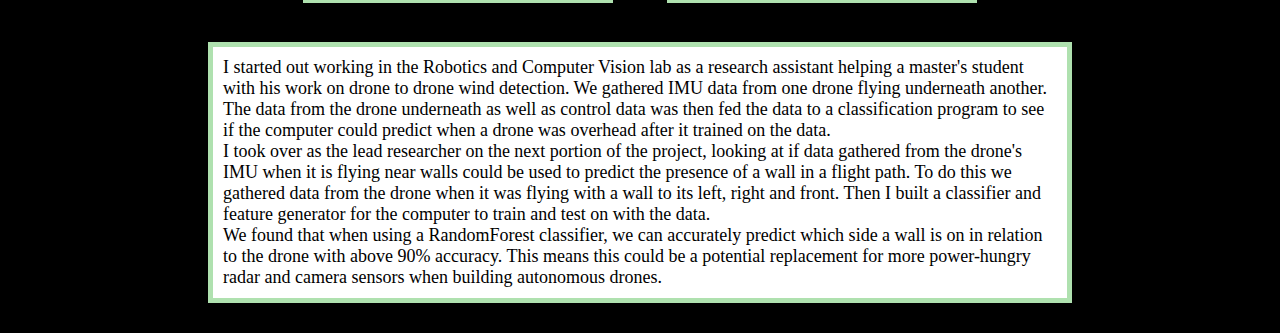
<file: research.html>
<!DOCTYPE html>
<html lang="en">
<head>
	<meta charset="utf-8">
	<title>
		Jason Hughes Research
	</title>
	<style>
		p {
    		padding: 10px;
    		border: 5px solid rgb(175, 225, 175);
    		background-color: white;
		}
		
		 /* h3 {
			color:rgb(175, 225, 175);;
			padding: 40px;
			border: 5px solid rgb(175, 225, 175);
			background-color: white;
			
		}  */
		img {
			border:5px solid rgb(175, 225, 175)
		}
		a {
			color:rgb(175, 225, 175);
		}
	</style>
</head>
<body style="background-color: black;" link="#000" alink="#017bf5" vlink="#000">
	<br />
	
	<h3 align="center">
	
		<font face="Courier New" size="5">
			<a href="index.html">Home</a>&nbsp;&nbsp;&nbsp;&nbsp;
			<a href="pdfs/CV_JasonHughes_5_2021.pdf">CV</a>&nbsp;&nbsp;&nbsp;&nbsp;
			<a href="research.html">Research</a>&nbsp;&nbsp;&nbsp;&nbsp;
			<a href="pubs.html">Publications</a>&nbsp;&nbsp;&nbsp;&nbsp;
			<a href="https://scholar.google.com/citations?hl=en&user=tt-vnh0AAAAJ&sortby=pubdate&view_op=\
list_works&gmla=AJsN-F5VyH4_CpsPhdRFABqonCM7rNOHqmp5O_ygjUX0XLhCcqefv0jReO2I3_Wi4Cl4hY4vTxJ89OynWBOI-AnAqhgsw05F5C8S-\
lG8-b-hfpSUH6K_1ic">Google Scholar</a>&nbsp;&nbsp;&nbsp;&nbsp;
			<a href="https://github.com/jhughes50">Github</a>
		</font>
	</h3>
	<br><br><br>
	<h1 align="center">
		<font face="Courier New" color="#AFE1AF" size="5">
			Collaborative Aerial Swarm Architecture (CASA) -- 2022-Present
		</font>
	</h1>
	<br>
	<h1 align="center"><img src="images/CASA_RQTGraph.jpg" alt="casa_graph" style="width:500px;height:300px;">
	  <img src="images/flight-landing.gif" alt="landing" style="width:500px;height:300px;">
	</h1>
	<p style="margin:0px 200px 200px">
		<font face="Lato" size="4">	
		  I am currently leading the development of the Collaborative Aerial Swarming Architecture (CASA), a ROS2 framework that interfaces with any RTPS
		  (soon to be DDS) capable pixhawk. The framework will take care of multi-agent planning, collision avoidance and data logging. It will have the abilty
		  to incorporate behaviors and planners from a user. It can run headless without a ground control station, but we will also be building a GUI for easy
		  swarm deployment. This is still under active developement, but you can follow updates <a href="https://github.com/westpoint-robotics/CASA">here</a>.
			
	<h1 align="center"> 
                <font face="Courier New" color="#AFE1AF" size="5">                                                                                                                    
		  ROSTAK -- 2022 - Present 
                </font>                                                                                                                                                               
        </h1>                                                                                                                                                                         
        <br>                                                                                                                                                                          
        <h1 align="center"><img src="images/ATAK.jpg" alt="atak" style="width:500px;height:300px;">
	  <img src="images/kimera_swarm.jpg" alt="swarm" style="width:300px;height:450px;">
	</h1>                                                               
        <p style="margin:0px 200px 200px">                                                                                                                                            
                <font face="Lato" size="4">                                                                                                                                           
		  I helped build the rostak repo at the Robotics Research Center as a part of the Army Research Labs DCIST project. rostak is a ROS to CoT (Cursor on Target) message bridge, built
		  so that robot information such as a robot's location, object detections and localizations can be published to the Tactical Awareness Kit (TAK).
		  The CoT messages can be sent to the TAK server so that they will be display on the TAK device. The repo is available <a href="https://github.com/westpoint-robotics/rostak/tree/dcist">here</a>.


        <h1 align="center">                                                                                                                                                                                       
                <font face="Courier New" color="#AFE1AF" size="5">                                                                                                                                                
                  ROSDOT -- 2022
                </font>                                                                                                                                                                                           
        </h1>                                                                                                                                                                                                     
        <br>                                                                                                                                                                                                      
        <h1 align="center"><img src="images/rosdot_overview.jpg" alt="atak" style="width:500px;height:300px;"></h1>
        <p style="margin:0px 200px 200px">                                                                                                                                                                        
                <font face="Lato" size="4">                                                                                                                                                                       
                  A ROS implementation of Distributed Optimal Transport. There are two types of nodes, target nodes and sources nodes. Sources nodes are supposed to provide target nodes with some resource. This can also be thought of more abstactly, where the algorithm converges to some sort of cost or score between the nodes. ROSDOT will automoatically create topics between source and target nodes in both directions, they take on the name of /source0_to_target0 and /target0_to_source0 and so on for every connection. This repo can be used in two ways: 1) run a simulated networked system on a single machine, 2) run an individual target or source node.
                  
                  


		  
<h1 align="center">                                                                                                                                                                                        
                <font face="Courier New" color="#AFE1AF" size="5">                                                                                                                                                
                  Multi-Layered Heterogeneous Connectivity -- 2022
                </font>                                                                                                                                                                                           
        </h1>                                                                                                                                                                                                     
        <br>                                                                                                                                                                                                      
        <h1 align="center"><img src="images/swarm2D_t_10.jpg" alt="net" style="width:300px;height:300px;">
        <img src="images/swarm2D_t_500.jpg" style="width:300px;height:300px;"> </h1> 
        <p style="margin:0px 200px 200px">                                                                                                                                                                        
                <font face="Lato" size="4">                                                                                                                                                                       
                 As the prevalence of adversarial attacks to multi-robot systems rises, increasing the resiliency of these systems such that the agents can continually remain connected during task executions is highly important.
The existing state of the art is to leverage k-connectivity to ensure mobile agents remain within communication range. We address the shortcoming of this method in heterogeneous multi-robot systems by considering how agents in a systems can maintain either a k1-connectivity or k2-connectivity, because some agents may need to maintain a higher level of connectivity to the system as they are more prone to attackers or more fragile. In the proposed system, agents that require more resiliency would maintain k2-connectivity, while others would maintain k1-connectivity. Constructing an optimal network is shown to be NP-hard, thus in order to construct such a network we leverage Harary Networks and heuristics. We incorporate our network into a minimally invasive control algorithm so the agents can maximize their mobility. Finally, we show the effectiveness of the designed algorithm through simulation.
			
	<h1 align="center">
		<font face="Courier New" color="#AFE1AF" size="5">
		  Master's Research -- 2020-2021
		</font>
	</h1>
	<br>
	<h1 align="center"><img src="images/network.png" alt="net" style="width:300px;height:300px;">
	<img src="images/deceptive.png" style="width:300px;height:300px;"> </h1>
	<p style="margin:0px 200px 200px">
		<font face="Lato" size="4">	
As a graduate student I conducted research in the Juntao Chen Research Group in Fordham University's Computer and Information Science Department. In this group we first applied a fairness metric to distributed discrete optimal transport for so a more fair resource Allocation scheme could be computed. 
We then constructed a discrete distriubted OT algorithm that considers the possibility that nodes could be compromised and misrepresent their constraints to the other nodes in the network. 
Next, we incorporated differential privacy into the distributed OT paradigm. Since nodes broadcast their information to other nodes, that could be used to trace back sensitive data. Finally, we considered 
developed an algorithm for the security investment problem from multiple sources to multiple targets. I also advised undergraduateson the application of 
distibuted OT to secuirty investment applications. Finally, we considered the application of a fair and optimal allocation of covid-19 vaccine.
		</font>
	</p>
	<h1 align="center">
		<font face="Courier New" color="#AFE1AF" size="5">
			Undergraduate Research -- 2019 - 2020
		</font>
	</h1>
	<h1 align="center">
	<img src="images/drone.jpg" alt="drone" style="width:300px;height:300px;" > &nbsp;&nbsp;&nbsp;&nbsp;
	<img src="images/drone_angles.png" alt="angles" style="width:300px;height:300px;" > 
	</h1>
	<p style="margin:30px 200px">
		<font face="Lato" size="4">
		
I started out working in the Robotics and Computer Vision lab as a research assistant helping a master's student with his work on drone to drone wind detection. We gathered IMU data from one drone flying underneath another. The data from the drone underneath as well as control data was then fed the data to a classification program to see if the computer could predict when a drone was overhead after it trained on the data. <br>
I took over as the lead researcher on the next portion of the project, looking at if data gathered from the drone's IMU when it is flying near walls could be used to predict the presence of a wall in a flight path. To do this we gathered data from the drone when it was flying with a wall to its left, right and front. Then I built a classifier and feature generator for the computer to train and test on with the data. <br>
We found that when using a RandomForest classifier, we can accurately predict which side a wall is on in relation to the drone with above 90% accuracy. This means this could be a potential replacement for more power-hungry radar and camera sensors when building autonomous drones. 
		</font>
	</p>
</body>
</html>
</file>
<file: css/style.css>
/******* Bootstrap Theming ********/
/*!
 * Bootstrap v4.5.3 (https://getbootstrap.com/)
 * Copyright 2011-2020 The Bootstrap Authors
 * Copyright 2011-2020 Twitter, Inc.
 * Licensed under MIT (https://github.com/twbs/bootstrap/blob/main/LICENSE)
 */
:root {
  --blue: #007bff;
  --indigo: #6610f2;
  --purple: #6f42c1;
  --pink: #e83e8c;
  --red: #dc3545;
  --orange: #fd7e14;
  --yellow: #ffc107;
  --green: #28a745;
  --teal: #20c997;
  --cyan: #17a2b8;
  --white: #fff;
  --gray: #6c757d;
  --gray-dark: #343a40;
  --primary:#000000 /*#000000;*/
  --secondary: #6c757d;
  --success: #28a745;
  --info: #17a2b8;
  --warning: #ffc107;
  --danger: #dc3545;
  --light: #ffffff;
  --dark: #343a40;
  --breakpoint-xs: 0;
  --breakpoint-sm: 576px;
  --breakpoint-md: 768px;
  --breakpoint-lg: 992px;
  --breakpoint-xl: 1200px;
  --font-family-sans-serif: "Roboto", sans-serif;
  --font-family-monospace: SFMono-Regular, Menlo, Monaco, Consolas, "Liberation Mono", "Courier New", monospace;
}

*,
*::before,
*::after {
  box-sizing: border-box;
}

html {
  font-family: sans-serif;
  line-height: 1.15;
  -webkit-text-size-adjust: 100%;
  -webkit-tap-highlight-color: rgba(0, 0, 0, 0);
}

article, aside, figcaption, figure, footer, header, hgroup, main, nav, section {
  display: block;
}

body {
  margin: 0;
  font-family: "Roboto", sans-serif;
  font-size: 1rem;
  font-weight: 400;
  line-height: 1.5;
  color: #6c757d;
  text-align: left;
  background-color: #ffffff;
}

[tabindex="-1"]:focus:not(:focus-visible) {
  outline: 0 !important;
}

hr {
  box-sizing: content-box;
  height: 0;
  overflow: visible;
}

h1, h2, h3, h4, h5, h6 {
  margin-top: 0;
  margin-bottom: 0.5rem;
}

p {
  margin-top: 0;
  margin-bottom: 1rem;
}

abbr[title],
abbr[data-original-title] {
  text-decoration: underline;
  text-decoration: underline dotted;
  cursor: help;
  border-bottom: 0;
  text-decoration-skip-ink: none;
}

address {
  margin-bottom: 1rem;
  font-style: normal;
  line-height: inherit;
}

ol,
ul,
dl {
  margin-top: 0;
  margin-bottom: 1rem;
}

ol ol,
ul ul,
ol ul,
ul ol {
  margin-bottom: 0;
}

dt {
  font-weight: 700;
}

dd {
  margin-bottom: .5rem;
  margin-left: 0;
}

blockquote {
  margin: 0 0 1rem;
}

b,
strong {
  font-weight: bolder;
}

small {
  font-size: 80%;
}

sub,
sup {
  position: relative;
  font-size: 75%;
  line-height: 0;
  vertical-align: baseline;
}

sub {
  bottom: -.25em;
}

sup {
  top: -.5em;
}

a {
  color: #000000;
  text-decoration: none;
  background-color: transparent;
}

a:hover {
  color: #078571;
  text-decoration: underline;
}

a:not([href]):not([class]) {
  color: inherit;
  text-decoration: none;
}

a:not([href]):not([class]):hover {
  color: inherit;
  text-decoration: none;
}

pre,
code,
kbd,
samp {
  font-family: SFMono-Regular, Menlo, Monaco, Consolas, "Liberation Mono", "Courier New", monospace;
  font-size: 1em;
}

pre {
  margin-top: 0;
  margin-bottom: 1rem;
  overflow: auto;
  -ms-overflow-style: scrollbar;
}

figure {
  margin: 0 0 1rem;
}

img {
  vertical-align: middle;
  border-style: none;
}

svg {
  overflow: hidden;
  vertical-align: middle;
}

table {
  border-collapse: collapse;
}

caption {
  padding-top: 0.75rem;
  padding-bottom: 0.75rem;
  color: #6c757d;
  text-align: left;
  caption-side: bottom;
}

th {
  text-align: inherit;
  text-align: -webkit-match-parent;
}

label {
  display: inline-block;
  margin-bottom: 0.5rem;
}

button {
  border-radius: 0;
}

button:focus {
  outline: 1px dotted;
  outline: 5px auto -webkit-focus-ring-color;
}

input,
button,
select,
optgroup,
textarea {
  margin: 0;
  font-family: inherit;
  font-size: inherit;
  line-height: inherit;
}

button,
input {
  overflow: visible;
}

button,
select {
  text-transform: none;
}

[role="button"] {
  cursor: pointer;
}

select {
  word-wrap: normal;
}

button,
[type="button"],
[type="reset"],
[type="submit"] {
  -webkit-appearance: button;
}

button:not(:disabled),
[type="button"]:not(:disabled),
[type="reset"]:not(:disabled),
[type="submit"]:not(:disabled) {
  cursor: pointer;
}

button::-moz-focus-inner,
[type="button"]::-moz-focus-inner,
[type="reset"]::-moz-focus-inner,
[type="submit"]::-moz-focus-inner {
  padding: 0;
  border-style: none;
}

input[type="radio"],
input[type="checkbox"] {
  box-sizing: border-box;
  padding: 0;
}

textarea {
  overflow: auto;
  resize: vertical;
}

fieldset {
  min-width: 0;
  padding: 0;
  margin: 0;
  border: 0;
}

legend {
  display: block;
  width: 100%;
  max-width: 100%;
  padding: 0;
  margin-bottom: .5rem;
  font-size: 1.5rem;
  line-height: inherit;
  color: inherit;
  white-space: normal;
}

@media (max-width: 1200px) {
  legend {
    font-size: calc(1.275rem + 0.3vw) ;
  }
}

progress {
  vertical-align: baseline;
}

[type="number"]::-webkit-inner-spin-button,
[type="number"]::-webkit-outer-spin-button {
  height: auto;
}

[type="search"] {
  outline-offset: -2px;
  -webkit-appearance: none;
}

[type="search"]::-webkit-search-decoration {
  -webkit-appearance: none;
}

::-webkit-file-upload-button {
  font: inherit;
  -webkit-appearance: button;
}

output {
  display: inline-block;
}

summary {
  display: list-item;
  cursor: pointer;
}

template {
  display: none;
}

[hidden] {
  display: none !important;
}

h1, h2, h3, h4, h5, h6,
.h1, .h2, .h3, .h4, .h5, .h6 {
  margin-bottom: 0.5rem;
  font-weight: 500;
  line-height: 1.2;
  color: #343a40;
}

h1, .h1 {
  font-size: 2.5rem;
}

@media (max-width: 1200px) {
  h1, .h1 {
    font-size: calc(1.375rem + 1.5vw) ;
  }
}

h2, .h2 {
  font-size: 2rem;
}

@media (max-width: 1200px) {
  h2, .h2 {
    font-size: calc(1.325rem + 0.9vw) ;
  }
}

h3, .h3 {
  font-size: 1.75rem;
}

@media (max-width: 1200px) {
  h3, .h3 {
    font-size: calc(1.3rem + 0.6vw) ;
  }
}

h4, .h4 {
  font-size: 1.5rem;
}

@media (max-width: 1200px) {
  h4, .h4 {
    font-size: calc(1.275rem + 0.3vw) ;
  }
}

h5, .h5 {
  font-size: 1.25rem;
}

h6, .h6 {
  font-size: 1rem;
}

.lead {
  font-size: 1.25rem;
  font-weight: 300;
}

.display-1 {
  font-size: 10rem;
  font-weight: 300;
  line-height: 1.2;
}

@media (max-width: 1200px) {
  .display-1 {
    font-size: calc(2.125rem + 10.5vw) ;
  }
}

.display-2 {
  font-size: 5.5rem;
  font-weight: 300;
  line-height: 1.2;
}

@media (max-width: 1200px) {
  .display-2 {
    font-size: calc(1.675rem + 5.1vw) ;
  }
}

.display-3 {
  font-size: 4.5rem;
  font-weight: 300;
  line-height: 1.2;
}

@media (max-width: 1200px) {
  .display-3 {
    font-size: calc(1.575rem + 3.9vw) ;
  }
}

.display-4 {
  font-size: 3.5rem;
  font-weight: 300;
  line-height: 1.2;
}

@media (max-width: 1200px) {
  .display-4 {
    font-size: calc(1.475rem + 2.7vw) ;
  }
}

hr {
  margin-top: 1rem;
  margin-bottom: 1rem;
  border: 0;
  border-top: 1px solid rgba(0, 0, 0, 0.1);
}

small,
.small {
  font-size: 80%;
  font-weight: 400;
}

mark,
.mark {
  padding: 0.2em;
  background-color: #fcf8e3;
}

.list-unstyled {
  padding-left: 0;
  list-style: none;
}

.list-inline {
  padding-left: 0;
  list-style: none;
}

.list-inline-item {
  display: inline-block;
}

.list-inline-item:not(:last-child) {
  margin-right: 0.5rem;
}

.initialism {
  font-size: 90%;
  text-transform: uppercase;
}

.blockquote {
  margin-bottom: 1rem;
  font-size: 1.25rem;
}

.blockquote-footer {
  display: block;
  font-size: 80%;
  color: #6c757d;
}

.blockquote-footer::before {
  content: "\2014\00A0";
}

.img-fluid {
  max-width: 100%;
  height: auto;
}

.img-thumbnail {
  padding: 0.25rem;
  background-color: #ffffff;
  border: 1px solid #dee2e6;
  border-radius: 0.25rem;
  max-width: 100%;
  height: auto;
}

.figure {
  display: inline-block;
}

.figure-img {
  margin-bottom: 0.5rem;
  line-height: 1;
}

.figure-caption {
  font-size: 90%;
  color: #6c757d;
}

code {
  font-size: 87.5%;
  color: #e83e8c;
  word-wrap: break-word;
}

a > code {
  color: inherit;
}

kbd {
  padding: 0.2rem 0.4rem;
  font-size: 87.5%;
  color: #fff;
  background-color: #212529;
  border-radius: 0.2rem;
}

kbd kbd {
  padding: 0;
  font-size: 100%;
  font-weight: 700;
}

pre {
  display: block;
  font-size: 87.5%;
  color: #212529;
}

pre code {
  font-size: inherit;
  color: inherit;
  word-break: normal;
}

.pre-scrollable {
  max-height: 340px;
  overflow-y: scroll;
}

.container,
.container-fluid,
.container-sm,
.container-md,
.container-lg,
.container-xl {
  width: 100%;
  padding-right: 15px;
  padding-left: 15px;
  margin-right: auto;
  margin-left: auto;
}

@media (min-width: 576px) {
  .container, .container-sm {
    max-width: 540px;
  }
}

@media (min-width: 768px) {
  .container, .container-sm, .container-md {
    max-width: 720px;
  }
}

@media (min-width: 992px) {
  .container, .container-sm, .container-md, .container-lg {
    max-width: 960px;
  }
}

@media (min-width: 1200px) {
  .container, .container-sm, .container-md, .container-lg, .container-xl {
    max-width: 1140px;
  }
}

.row {
  display: flex;
  flex-wrap: wrap;
  margin-right: -15px;
  margin-left: -15px;
}

.no-gutters {
  margin-right: 0;
  margin-left: 0;
}

.no-gutters > .col,
.no-gutters > [class*="col-"] {
  padding-right: 0;
  padding-left: 0;
}

.col-1, .col-2, .col-3, .col-4, .col-5, .col-6, .col-7, .col-8, .col-9, .col-10, .col-11, .col-12, .col,
.col-auto, .col-sm-1, .col-sm-2, .col-sm-3, .col-sm-4, .col-sm-5, .col-sm-6, .col-sm-7, .col-sm-8, .col-sm-9, .col-sm-10, .col-sm-11, .col-sm-12, .col-sm,
.col-sm-auto, .col-md-1, .col-md-2, .col-md-3, .col-md-4, .col-md-5, .col-md-6, .col-md-7, .col-md-8, .col-md-9, .col-md-10, .col-md-11, .col-md-12, .col-md,
.col-md-auto, .col-lg-1, .col-lg-2, .col-lg-3, .col-lg-4, .col-lg-5, .col-lg-6, .col-lg-7, .col-lg-8, .col-lg-9, .col-lg-10, .col-lg-11, .col-lg-12, .col-lg,
.col-lg-auto, .col-xl-1, .col-xl-2, .col-xl-3, .col-xl-4, .col-xl-5, .col-xl-6, .col-xl-7, .col-xl-8, .col-xl-9, .col-xl-10, .col-xl-11, .col-xl-12, .col-xl,
.col-xl-auto {
  position: relative;
  width: 100%;
  padding-right: 15px;
  padding-left: 15px;
}

.col {
  flex-basis: 0;
  flex-grow: 1;
  max-width: 100%;
}

.row-cols-1 > * {
  flex: 0 0 100%;
  max-width: 100%;
}

.row-cols-2 > * {
  flex: 0 0 50%;
  max-width: 50%;
}

.row-cols-3 > * {
  flex: 0 0 33.33333%;
  max-width: 33.33333%;
}

.row-cols-4 > * {
  flex: 0 0 25%;
  max-width: 25%;
}

.row-cols-5 > * {
  flex: 0 0 20%;
  max-width: 20%;
}

.row-cols-6 > * {
  flex: 0 0 16.66667%;
  max-width: 16.66667%;
}

.col-auto {
  flex: 0 0 auto;
  width: auto;
  max-width: 100%;
}

.col-1 {
  flex: 0 0 8.33333%;
  max-width: 8.33333%;
}

.col-2 {
  flex: 0 0 16.66667%;
  max-width: 16.66667%;
}

.col-3 {
  flex: 0 0 25%;
  max-width: 25%;
}

.col-4 {
  flex: 0 0 33.33333%;
  max-width: 33.33333%;
}

.col-5 {
  flex: 0 0 41.66667%;
  max-width: 41.66667%;
}

.col-6 {
  flex: 0 0 50%;
  max-width: 50%;
}

.col-7 {
  flex: 0 0 58.33333%;
  max-width: 58.33333%;
}

.col-8 {
  flex: 0 0 66.66667%;
  max-width: 66.66667%;
}

.col-9 {
  flex: 0 0 75%;
  max-width: 75%;
}

.col-10 {
  flex: 0 0 83.33333%;
  max-width: 83.33333%;
}

.col-11 {
  flex: 0 0 91.66667%;
  max-width: 91.66667%;
}

.col-12 {
  flex: 0 0 100%;
  max-width: 100%;
}

.order-first {
  order: -1;
}

.order-last {
  order: 13;
}

.order-0 {
  order: 0;
}

.order-1 {
  order: 1;
}

.order-2 {
  order: 2;
}

.order-3 {
  order: 3;
}

.order-4 {
  order: 4;
}

.order-5 {
  order: 5;
}

.order-6 {
  order: 6;
}

.order-7 {
  order: 7;
}

.order-8 {
  order: 8;
}

.order-9 {
  order: 9;
}

.order-10 {
  order: 10;
}

.order-11 {
  order: 11;
}

.order-12 {
  order: 12;
}

.offset-1 {
  margin-left: 8.33333%;
}

.offset-2 {
  margin-left: 16.66667%;
}

.offset-3 {
  margin-left: 25%;
}

.offset-4 {
  margin-left: 33.33333%;
}

.offset-5 {
  margin-left: 41.66667%;
}

.offset-6 {
  margin-left: 50%;
}

.offset-7 {
  margin-left: 58.33333%;
}

.offset-8 {
  margin-left: 66.66667%;
}

.offset-9 {
  margin-left: 75%;
}

.offset-10 {
  margin-left: 83.33333%;
}

.offset-11 {
  margin-left: 91.66667%;
}

@media (min-width: 576px) {
  .col-sm {
    flex-basis: 0;
    flex-grow: 1;
    max-width: 100%;
  }
  .row-cols-sm-1 > * {
    flex: 0 0 100%;
    max-width: 100%;
  }
  .row-cols-sm-2 > * {
    flex: 0 0 50%;
    max-width: 50%;
  }
  .row-cols-sm-3 > * {
    flex: 0 0 33.33333%;
    max-width: 33.33333%;
  }
  .row-cols-sm-4 > * {
    flex: 0 0 25%;
    max-width: 25%;
  }
  .row-cols-sm-5 > * {
    flex: 0 0 20%;
    max-width: 20%;
  }
  .row-cols-sm-6 > * {
    flex: 0 0 16.66667%;
    max-width: 16.66667%;
  }
  .col-sm-auto {
    flex: 0 0 auto;
    width: auto;
    max-width: 100%;
  }
  .col-sm-1 {
    flex: 0 0 8.33333%;
    max-width: 8.33333%;
  }
  .col-sm-2 {
    flex: 0 0 16.66667%;
    max-width: 16.66667%;
  }
  .col-sm-3 {
    flex: 0 0 25%;
    max-width: 25%;
  }
  .col-sm-4 {
    flex: 0 0 33.33333%;
    max-width: 33.33333%;
  }
  .col-sm-5 {
    flex: 0 0 41.66667%;
    max-width: 41.66667%;
  }
  .col-sm-6 {
    flex: 0 0 50%;
    max-width: 50%;
  }
  .col-sm-7 {
    flex: 0 0 58.33333%;
    max-width: 58.33333%;
  }
  .col-sm-8 {
    flex: 0 0 66.66667%;
    max-width: 66.66667%;
  }
  .col-sm-9 {
    flex: 0 0 75%;
    max-width: 75%;
  }
  .col-sm-10 {
    flex: 0 0 83.33333%;
    max-width: 83.33333%;
  }
  .col-sm-11 {
    flex: 0 0 91.66667%;
    max-width: 91.66667%;
  }
  .col-sm-12 {
    flex: 0 0 100%;
    max-width: 100%;
  }
  .order-sm-first {
    order: -1;
  }
  .order-sm-last {
    order: 13;
  }
  .order-sm-0 {
    order: 0;
  }
  .order-sm-1 {
    order: 1;
  }
  .order-sm-2 {
    order: 2;
  }
  .order-sm-3 {
    order: 3;
  }
  .order-sm-4 {
    order: 4;
  }
  .order-sm-5 {
    order: 5;
  }
  .order-sm-6 {
    order: 6;
  }
  .order-sm-7 {
    order: 7;
  }
  .order-sm-8 {
    order: 8;
  }
  .order-sm-9 {
    order: 9;
  }
  .order-sm-10 {
    order: 10;
  }
  .order-sm-11 {
    order: 11;
  }
  .order-sm-12 {
    order: 12;
  }
  .offset-sm-0 {
    margin-left: 0;
  }
  .offset-sm-1 {
    margin-left: 8.33333%;
  }
  .offset-sm-2 {
    margin-left: 16.66667%;
  }
  .offset-sm-3 {
    margin-left: 25%;
  }
  .offset-sm-4 {
    margin-left: 33.33333%;
  }
  .offset-sm-5 {
    margin-left: 41.66667%;
  }
  .offset-sm-6 {
    margin-left: 50%;
  }
  .offset-sm-7 {
    margin-left: 58.33333%;
  }
  .offset-sm-8 {
    margin-left: 66.66667%;
  }
  .offset-sm-9 {
    margin-left: 75%;
  }
  .offset-sm-10 {
    margin-left: 83.33333%;
  }
  .offset-sm-11 {
    margin-left: 91.66667%;
  }
}

@media (min-width: 768px) {
  .col-md {
    flex-basis: 0;
    flex-grow: 1;
    max-width: 100%;
  }
  .row-cols-md-1 > * {
    flex: 0 0 100%;
    max-width: 100%;
  }
  .row-cols-md-2 > * {
    flex: 0 0 50%;
    max-width: 50%;
  }
  .row-cols-md-3 > * {
    flex: 0 0 33.33333%;
    max-width: 33.33333%;
  }
  .row-cols-md-4 > * {
    flex: 0 0 25%;
    max-width: 25%;
  }
  .row-cols-md-5 > * {
    flex: 0 0 20%;
    max-width: 20%;
  }
  .row-cols-md-6 > * {
    flex: 0 0 16.66667%;
    max-width: 16.66667%;
  }
  .col-md-auto {
    flex: 0 0 auto;
    width: auto;
    max-width: 100%;
  }
  .col-md-1 {
    flex: 0 0 8.33333%;
    max-width: 8.33333%;
  }
  .col-md-2 {
    flex: 0 0 16.66667%;
    max-width: 16.66667%;
  }
  .col-md-3 {
    flex: 0 0 25%;
    max-width: 25%;
  }
  .col-md-4 {
    flex: 0 0 33.33333%;
    max-width: 33.33333%;
  }
  .col-md-5 {
    flex: 0 0 41.66667%;
    max-width: 41.66667%;
  }
  .col-md-6 {
    flex: 0 0 50%;
    max-width: 50%;
  }
  .col-md-7 {
    flex: 0 0 58.33333%;
    max-width: 58.33333%;
  }
  .col-md-8 {
    flex: 0 0 66.66667%;
    max-width: 66.66667%;
  }
  .col-md-9 {
    flex: 0 0 75%;
    max-width: 75%;
  }
  .col-md-10 {
    flex: 0 0 83.33333%;
    max-width: 83.33333%;
  }
  .col-md-11 {
    flex: 0 0 91.66667%;
    max-width: 91.66667%;
  }
  .col-md-12 {
    flex: 0 0 100%;
    max-width: 100%;
  }
  .order-md-first {
    order: -1;
  }
  .order-md-last {
    order: 13;
  }
  .order-md-0 {
    order: 0;
  }
  .order-md-1 {
    order: 1;
  }
  .order-md-2 {
    order: 2;
  }
  .order-md-3 {
    order: 3;
  }
  .order-md-4 {
    order: 4;
  }
  .order-md-5 {
    order: 5;
  }
  .order-md-6 {
    order: 6;
  }
  .order-md-7 {
    order: 7;
  }
  .order-md-8 {
    order: 8;
  }
  .order-md-9 {
    order: 9;
  }
  .order-md-10 {
    order: 10;
  }
  .order-md-11 {
    order: 11;
  }
  .order-md-12 {
    order: 12;
  }
  .offset-md-0 {
    margin-left: 0;
  }
  .offset-md-1 {
    margin-left: 8.33333%;
  }
  .offset-md-2 {
    margin-left: 16.66667%;
  }
  .offset-md-3 {
    margin-left: 25%;
  }
  .offset-md-4 {
    margin-left: 33.33333%;
  }
  .offset-md-5 {
    margin-left: 41.66667%;
  }
  .offset-md-6 {
    margin-left: 50%;
  }
  .offset-md-7 {
    margin-left: 58.33333%;
  }
  .offset-md-8 {
    margin-left: 66.66667%;
  }
  .offset-md-9 {
    margin-left: 75%;
  }
  .offset-md-10 {
    margin-left: 83.33333%;
  }
  .offset-md-11 {
    margin-left: 91.66667%;
  }
}

@media (min-width: 992px) {
  .col-lg {
    flex-basis: 0;
    flex-grow: 1;
    max-width: 100%;
  }
  .row-cols-lg-1 > * {
    flex: 0 0 100%;
    max-width: 100%;
  }
  .row-cols-lg-2 > * {
    flex: 0 0 50%;
    max-width: 50%;
  }
  .row-cols-lg-3 > * {
    flex: 0 0 33.33333%;
    max-width: 33.33333%;
  }
  .row-cols-lg-4 > * {
    flex: 0 0 25%;
    max-width: 25%;
  }
  .row-cols-lg-5 > * {
    flex: 0 0 20%;
    max-width: 20%;
  }
  .row-cols-lg-6 > * {
    flex: 0 0 16.66667%;
    max-width: 16.66667%;
  }
  .col-lg-auto {
    flex: 0 0 auto;
    width: auto;
    max-width: 100%;
  }
  .col-lg-1 {
    flex: 0 0 8.33333%;
    max-width: 8.33333%;
  }
  .col-lg-2 {
    flex: 0 0 16.66667%;
    max-width: 16.66667%;
  }
  .col-lg-3 {
    flex: 0 0 25%;
    max-width: 25%;
  }
  .col-lg-4 {
    flex: 0 0 33.33333%;
    max-width: 33.33333%;
  }
  .col-lg-5 {
    flex: 0 0 41.66667%;
    max-width: 41.66667%;
  }
  .col-lg-6 {
    flex: 0 0 50%;
    max-width: 50%;
  }
  .col-lg-7 {
    flex: 0 0 58.33333%;
    max-width: 58.33333%;
  }
  .col-lg-8 {
    flex: 0 0 66.66667%;
    max-width: 66.66667%;
  }
  .col-lg-9 {
    flex: 0 0 75%;
    max-width: 75%;
  }
  .col-lg-10 {
    flex: 0 0 83.33333%;
    max-width: 83.33333%;
  }
  .col-lg-11 {
    flex: 0 0 91.66667%;
    max-width: 91.66667%;
  }
  .col-lg-12 {
    flex: 0 0 100%;
    max-width: 100%;
  }
  .order-lg-first {
    order: -1;
  }
  .order-lg-last {
    order: 13;
  }
  .order-lg-0 {
    order: 0;
  }
  .order-lg-1 {
    order: 1;
  }
  .order-lg-2 {
    order: 2;
  }
  .order-lg-3 {
    order: 3;
  }
  .order-lg-4 {
    order: 4;
  }
  .order-lg-5 {
    order: 5;
  }
  .order-lg-6 {
    order: 6;
  }
  .order-lg-7 {
    order: 7;
  }
  .order-lg-8 {
    order: 8;
  }
  .order-lg-9 {
    order: 9;
  }
  .order-lg-10 {
    order: 10;
  }
  .order-lg-11 {
    order: 11;
  }
  .order-lg-12 {
    order: 12;
  }
  .offset-lg-0 {
    margin-left: 0;
  }
  .offset-lg-1 {
    margin-left: 8.33333%;
  }
  .offset-lg-2 {
    margin-left: 16.66667%;
  }
  .offset-lg-3 {
    margin-left: 25%;
  }
  .offset-lg-4 {
    margin-left: 33.33333%;
  }
  .offset-lg-5 {
    margin-left: 41.66667%;
  }
  .offset-lg-6 {
    margin-left: 50%;
  }
  .offset-lg-7 {
    margin-left: 58.33333%;
  }
  .offset-lg-8 {
    margin-left: 66.66667%;
  }
  .offset-lg-9 {
    margin-left: 75%;
  }
  .offset-lg-10 {
    margin-left: 83.33333%;
  }
  .offset-lg-11 {
    margin-left: 91.66667%;
  }
}

@media (min-width: 1200px) {
  .col-xl {
    flex-basis: 0;
    flex-grow: 1;
    max-width: 100%;
  }
  .row-cols-xl-1 > * {
    flex: 0 0 100%;
    max-width: 100%;
  }
  .row-cols-xl-2 > * {
    flex: 0 0 50%;
    max-width: 50%;
  }
  .row-cols-xl-3 > * {
    flex: 0 0 33.33333%;
    max-width: 33.33333%;
  }
  .row-cols-xl-4 > * {
    flex: 0 0 25%;
    max-width: 25%;
  }
  .row-cols-xl-5 > * {
    flex: 0 0 20%;
    max-width: 20%;
  }
  .row-cols-xl-6 > * {
    flex: 0 0 16.66667%;
    max-width: 16.66667%;
  }
  .col-xl-auto {
    flex: 0 0 auto;
    width: auto;
    max-width: 100%;
  }
  .col-xl-1 {
    flex: 0 0 8.33333%;
    max-width: 8.33333%;
  }
  .col-xl-2 {
    flex: 0 0 16.66667%;
    max-width: 16.66667%;
  }
  .col-xl-3 {
    flex: 0 0 25%;
    max-width: 25%;
  }
  .col-xl-4 {
    flex: 0 0 33.33333%;
    max-width: 33.33333%;
  }
  .col-xl-5 {
    flex: 0 0 41.66667%;
    max-width: 41.66667%;
  }
  .col-xl-6 {
    flex: 0 0 50%;
    max-width: 50%;
  }
  .col-xl-7 {
    flex: 0 0 58.33333%;
    max-width: 58.33333%;
  }
  .col-xl-8 {
    flex: 0 0 66.66667%;
    max-width: 66.66667%;
  }
  .col-xl-9 {
    flex: 0 0 75%;
    max-width: 75%;
  }
  .col-xl-10 {
    flex: 0 0 83.33333%;
    max-width: 83.33333%;
  }
  .col-xl-11 {
    flex: 0 0 91.66667%;
    max-width: 91.66667%;
  }
  .col-xl-12 {
    flex: 0 0 100%;
    max-width: 100%;
  }
  .order-xl-first {
    order: -1;
  }
  .order-xl-last {
    order: 13;
  }
  .order-xl-0 {
    order: 0;
  }
  .order-xl-1 {
    order: 1;
  }
  .order-xl-2 {
    order: 2;
  }
  .order-xl-3 {
    order: 3;
  }
  .order-xl-4 {
    order: 4;
  }
  .order-xl-5 {
    order: 5;
  }
  .order-xl-6 {
    order: 6;
  }
  .order-xl-7 {
    order: 7;
  }
  .order-xl-8 {
    order: 8;
  }
  .order-xl-9 {
    order: 9;
  }
  .order-xl-10 {
    order: 10;
  }
  .order-xl-11 {
    order: 11;
  }
  .order-xl-12 {
    order: 12;
  }
  .offset-xl-0 {
    margin-left: 0;
  }
  .offset-xl-1 {
    margin-left: 8.33333%;
  }
  .offset-xl-2 {
    margin-left: 16.66667%;
  }
  .offset-xl-3 {
    margin-left: 25%;
  }
  .offset-xl-4 {
    margin-left: 33.33333%;
  }
  .offset-xl-5 {
    margin-left: 41.66667%;
  }
  .offset-xl-6 {
    margin-left: 50%;
  }
  .offset-xl-7 {
    margin-left: 58.33333%;
  }
  .offset-xl-8 {
    margin-left: 66.66667%;
  }
  .offset-xl-9 {
    margin-left: 75%;
  }
  .offset-xl-10 {
    margin-left: 83.33333%;
  }
  .offset-xl-11 {
    margin-left: 91.66667%;
  }
}

.table {
  width: 100%;
  margin-bottom: 1rem;
  color: #6c757d;
}

.table th,
.table td {
  padding: 0.75rem;
  vertical-align: top;
  border-top: 1px solid #dee2e6;
}

.table thead th {
  vertical-align: bottom;
  border-bottom: 2px solid #dee2e6;
}

.table tbody + tbody {
  border-top: 2px solid #dee2e6;
}

.table-sm th,
.table-sm td {
  padding: 0.3rem;
}

.table-bordered {
  border: 1px solid #dee2e6;
}

.table-bordered th,
.table-bordered td {
  border: 1px solid #dee2e6;
}

.table-bordered thead th,
.table-bordered thead td {
  border-bottom-width: 2px;
}

.table-borderless th,
.table-borderless td,
.table-borderless thead th,
.table-borderless tbody + tbody {
  border: 0;
}

.table-striped tbody tr:nth-of-type(odd) {
  background-color: rgba(0, 0, 0, 0.05);
}

.table-hover tbody tr:hover {
  color: #6c757d;
  background-color: rgba(0, 0, 0, 0.075);
}

.table-primary,
.table-primary > th,
.table-primary > td {
  background-color: #bbf1e9;
}

.table-primary th,
.table-primary td,
.table-primary thead th,
.table-primary tbody + tbody {
  border-color: #80e6d5;
}

.table-hover .table-primary:hover {
  background-color: #a6ede2;
}

.table-hover .table-primary:hover > td,
.table-hover .table-primary:hover > th {
  background-color: #a6ede2;
}

.table-secondary,
.table-secondary > th,
.table-secondary > td {
  background-color: #d6d8db;
}

.table-secondary th,
.table-secondary td,
.table-secondary thead th,
.table-secondary tbody + tbody {
  border-color: #b3b7bb;
}

.table-hover .table-secondary:hover {
  background-color: #c8cbcf;
}

.table-hover .table-secondary:hover > td,
.table-hover .table-secondary:hover > th {
  background-color: #c8cbcf;
}

.table-success,
.table-success > th,
.table-success > td {
  background-color: #c3e6cb;
}

.table-success th,
.table-success td,
.table-success thead th,
.table-success tbody + tbody {
  border-color: #8fd19e;
}

.table-hover .table-success:hover {
  background-color: #b1dfbb;
}

.table-hover .table-success:hover > td,
.table-hover .table-success:hover > th {
  background-color: #b1dfbb;
}

.table-info,
.table-info > th,
.table-info > td {
  background-color: #bee5eb;
}

.table-info th,
.table-info td,
.table-info thead th,
.table-info tbody + tbody {
  border-color: #86cfda;
}

.table-hover .table-info:hover {
  background-color: #abdde5;
}

.table-hover .table-info:hover > td,
.table-hover .table-info:hover > th {
  background-color: #abdde5;
}

.table-warning,
.table-warning > th,
.table-warning > td {
  background-color: #ffeeba;
}

.table-warning th,
.table-warning td,
.table-warning thead th,
.table-warning tbody + tbody {
  border-color: #ffdf7e;
}

.table-hover .table-warning:hover {
  background-color: #ffe8a1;
}

.table-hover .table-warning:hover > td,
.table-hover .table-warning:hover > th {
  background-color: #ffe8a1;
}

.table-danger,
.table-danger > th,
.table-danger > td {
  background-color: #f5c6cb;
}

.table-danger th,
.table-danger td,
.table-danger thead th,
.table-danger tbody + tbody {
  border-color: #ed969e;
}

.table-hover .table-danger:hover {
  background-color: #f1b0b7;
}

.table-hover .table-danger:hover > td,
.table-hover .table-danger:hover > th {
  background-color: #f1b0b7;
}

.table-light,
.table-light > th,
.table-light > td {
  background-color: white;
}

.table-light th,
.table-light td,
.table-light thead th,
.table-light tbody + tbody {
  border-color: white;
}

.table-hover .table-light:hover {
  background-color: #f2f2f2;
}

.table-hover .table-light:hover > td,
.table-hover .table-light:hover > th {
  background-color: #f2f2f2;
}

.table-dark,
.table-dark > th,
.table-dark > td {
  background-color: #c6c8ca;
}

.table-dark th,
.table-dark td,
.table-dark thead th,
.table-dark tbody + tbody {
  border-color: #95999c;
}

.table-hover .table-dark:hover {
  background-color: #b9bbbe;
}

.table-hover .table-dark:hover > td,
.table-hover .table-dark:hover > th {
  background-color: #b9bbbe;
}

.table-active,
.table-active > th,
.table-active > td {
  background-color: rgba(0, 0, 0, 0.075);
}

.table-hover .table-active:hover {
  background-color: rgba(0, 0, 0, 0.075);
}

.table-hover .table-active:hover > td,
.table-hover .table-active:hover > th {
  background-color: rgba(0, 0, 0, 0.075);
}

.table .thead-dark th {
  color: #fff;
  background-color: #343a40;
  border-color: #454d55;
}

.table .thead-light th {
  color: #495057;
  background-color: #e9ecef;
  border-color: #dee2e6;
}

.table-dark {
  color: #fff;
  background-color: #343a40;
}

.table-dark th,
.table-dark td,
.table-dark thead th {
  border-color: #454d55;
}

.table-dark.table-bordered {
  border: 0;
}

.table-dark.table-striped tbody tr:nth-of-type(odd) {
  background-color: rgba(255, 255, 255, 0.05);
}

.table-dark.table-hover tbody tr:hover {
  color: #fff;
  background-color: rgba(255, 255, 255, 0.075);
}

@media (max-width: 575.98px) {
  .table-responsive-sm {
    display: block;
    width: 100%;
    overflow-x: auto;
    -webkit-overflow-scrolling: touch;
  }
  .table-responsive-sm > .table-bordered {
    border: 0;
  }
}

@media (max-width: 767.98px) {
  .table-responsive-md {
    display: block;
    width: 100%;
    overflow-x: auto;
    -webkit-overflow-scrolling: touch;
  }
  .table-responsive-md > .table-bordered {
    border: 0;
  }
}

@media (max-width: 991.98px) {
  .table-responsive-lg {
    display: block;
    width: 100%;
    overflow-x: auto;
    -webkit-overflow-scrolling: touch;
  }
  .table-responsive-lg > .table-bordered {
    border: 0;
  }
}

@media (max-width: 1199.98px) {
  .table-responsive-xl {
    display: block;
    width: 100%;
    overflow-x: auto;
    -webkit-overflow-scrolling: touch;
  }
  .table-responsive-xl > .table-bordered {
    border: 0;
  }
}

.table-responsive {
  display: block;
  width: 100%;
  overflow-x: auto;
  -webkit-overflow-scrolling: touch;
}

.table-responsive > .table-bordered {
  border: 0;
}

.form-control {
  display: block;
  width: 100%;
  height: calc(1.5em + 0.75rem + 2px);
  padding: 0.375rem 0.75rem;
  font-size: 1rem;
  font-weight: 400;
  line-height: 1.5;
  color: #495057;
  background-color: #fff;
  background-clip: padding-box;
  border: 1px solid #ced4da;
  border-radius: 0.25rem;
  transition: border-color 0.15s ease-in-out, box-shadow 0.15s ease-in-out;
}

@media (prefers-reduced-motion: reduce) {
  .form-control {
    transition: none;
  }
}

.form-control::-ms-expand {
  background-color: transparent;
  border: 0;
}

.form-control:-moz-focusring {
  color: transparent;
  text-shadow: 0 0 0 #495057;
}

.form-control:focus {
  color: #495057;
  background-color: #fff;
  border-color: #62f7df;
  outline: 0;
  box-shadow: 0 0 0 0.2rem rgba(11, 206, 175, 0.25);
}

.form-control::placeholder {
  color: #6c757d;
  opacity: 1;
}

.form-control:disabled, .form-control[readonly] {
  background-color: #e9ecef;
  opacity: 1;
}

input[type="date"].form-control,
input[type="time"].form-control,
input[type="datetime-local"].form-control,
input[type="month"].form-control {
  appearance: none;
}

select.form-control:focus::-ms-value {
  color: #495057;
  background-color: #fff;
}

.form-control-file,
.form-control-range {
  display: block;
  width: 100%;
}

.col-form-label {
  padding-top: calc(0.375rem + 1px);
  padding-bottom: calc(0.375rem + 1px);
  margin-bottom: 0;
  font-size: inherit;
  line-height: 1.5;
}

.col-form-label-lg {
  padding-top: calc(0.5rem + 1px);
  padding-bottom: calc(0.5rem + 1px);
  font-size: 1.25rem;
  line-height: 1.5;
}

.col-form-label-sm {
  padding-top: calc(0.25rem + 1px);
  padding-bottom: calc(0.25rem + 1px);
  font-size: 0.875rem;
  line-height: 1.5;
}

.form-control-plaintext {
  display: block;
  width: 100%;
  padding: 0.375rem 0;
  margin-bottom: 0;
  font-size: 1rem;
  line-height: 1.5;
  color: #6c757d;
  background-color: transparent;
  border: solid transparent;
  border-width: 1px 0;
}

.form-control-plaintext.form-control-sm, .form-control-plaintext.form-control-lg {
  padding-right: 0;
  padding-left: 0;
}

.form-control-sm {
  height: calc(1.5em + 0.5rem + 2px);
  padding: 0.25rem 0.5rem;
  font-size: 0.875rem;
  line-height: 1.5;
  border-radius: 0.2rem;
}

.form-control-lg {
  height: calc(1.5em + 1rem + 2px);
  padding: 0.5rem 1rem;
  font-size: 1.25rem;
  line-height: 1.5;
  border-radius: 0.3rem;
}

select.form-control[size], select.form-control[multiple] {
  height: auto;
}

textarea.form-control {
  height: auto;
}

.form-group {
  margin-bottom: 1rem;
}

.form-text {
  display: block;
  margin-top: 0.25rem;
}

.form-row {
  display: flex;
  flex-wrap: wrap;
  margin-right: -5px;
  margin-left: -5px;
}

.form-row > .col,
.form-row > [class*="col-"] {
  padding-right: 5px;
  padding-left: 5px;
}

.form-check {
  position: relative;
  display: block;
  padding-left: 1.25rem;
}

.form-check-input {
  position: absolute;
  margin-top: 0.3rem;
  margin-left: -1.25rem;
}

.form-check-input[disabled] ~ .form-check-label,
.form-check-input:disabled ~ .form-check-label {
  color: #6c757d;
}

.form-check-label {
  margin-bottom: 0;
}

.form-check-inline {
  display: inline-flex;
  align-items: center;
  padding-left: 0;
  margin-right: 0.75rem;
}

.form-check-inline .form-check-input {
  position: static;
  margin-top: 0;
  margin-right: 0.3125rem;
  margin-left: 0;
}

.valid-feedback {
  display: none;
  width: 100%;
  margin-top: 0.25rem;
  font-size: 80%;
  color: #28a745;
}

.valid-tooltip {
  position: absolute;
  top: 100%;
  left: 0;
  z-index: 5;
  display: none;
  max-width: 100%;
  padding: 0.25rem 0.5rem;
  margin-top: .1rem;
  font-size: 0.875rem;
  line-height: 1.5;
  color: #fff;
  background-color: rgba(40, 167, 69, 0.9);
  border-radius: 0.25rem;
}

.was-validated :valid ~ .valid-feedback,
.was-validated :valid ~ .valid-tooltip,
.is-valid ~ .valid-feedback,
.is-valid ~ .valid-tooltip {
  display: block;
}

.was-validated .form-control:valid, .form-control.is-valid {
  border-color: #28a745;
  padding-right: calc(1.5em + 0.75rem);
  background-image: url("data:image/svg+xml,%3csvg xmlns='http://www.w3.org/2000/svg' width='8' height='8' viewBox='0 0 8 8'%3e%3cpath fill='%2328a745' d='M2.3 6.73L.6 4.53c-.4-1.04.46-1.4 1.1-.8l1.1 1.4 3.4-3.8c.6-.63 1.6-.27 1.2.7l-4 4.6c-.43.5-.8.4-1.1.1z'/%3e%3c/svg%3e");
  background-repeat: no-repeat;
  background-position: right calc(0.375em + 0.1875rem) center;
  background-size: calc(0.75em + 0.375rem) calc(0.75em + 0.375rem);
}

.was-validated .form-control:valid:focus, .form-control.is-valid:focus {
  border-color: #28a745;
  box-shadow: 0 0 0 0.2rem rgba(40, 167, 69, 0.25);
}

.was-validated textarea.form-control:valid, textarea.form-control.is-valid {
  padding-right: calc(1.5em + 0.75rem);
  background-position: top calc(0.375em + 0.1875rem) right calc(0.375em + 0.1875rem);
}

.was-validated .custom-select:valid, .custom-select.is-valid {
  border-color: #28a745;
  padding-right: calc(0.75em + 2.3125rem);
  background: url("data:image/svg+xml,%3csvg xmlns='http://www.w3.org/2000/svg' width='4' height='5' viewBox='0 0 4 5'%3e%3cpath fill='%23343a40' d='M2 0L0 2h4zm0 5L0 3h4z'/%3e%3c/svg%3e") no-repeat right 0.75rem center/8px 10px, url("data:image/svg+xml,%3csvg xmlns='http://www.w3.org/2000/svg' width='8' height='8' viewBox='0 0 8 8'%3e%3cpath fill='%2328a745' d='M2.3 6.73L.6 4.53c-.4-1.04.46-1.4 1.1-.8l1.1 1.4 3.4-3.8c.6-.63 1.6-.27 1.2.7l-4 4.6c-.43.5-.8.4-1.1.1z'/%3e%3c/svg%3e") #fff no-repeat center right 1.75rem/calc(0.75em + 0.375rem) calc(0.75em + 0.375rem);
}

.was-validated .custom-select:valid:focus, .custom-select.is-valid:focus {
  border-color: #28a745;
  box-shadow: 0 0 0 0.2rem rgba(40, 167, 69, 0.25);
}

.was-validated .form-check-input:valid ~ .form-check-label, .form-check-input.is-valid ~ .form-check-label {
  color: #28a745;
}

.was-validated .form-check-input:valid ~ .valid-feedback,
.was-validated .form-check-input:valid ~ .valid-tooltip, .form-check-input.is-valid ~ .valid-feedback,
.form-check-input.is-valid ~ .valid-tooltip {
  display: block;
}

.was-validated .custom-control-input:valid ~ .custom-control-label, .custom-control-input.is-valid ~ .custom-control-label {
  color: #28a745;
}

.was-validated .custom-control-input:valid ~ .custom-control-label::before, .custom-control-input.is-valid ~ .custom-control-label::before {
  border-color: #28a745;
}

.was-validated .custom-control-input:valid:checked ~ .custom-control-label::before, .custom-control-input.is-valid:checked ~ .custom-control-label::before {
  border-color: #34ce57;
  background-color: #34ce57;
}

.was-validated .custom-control-input:valid:focus ~ .custom-control-label::before, .custom-control-input.is-valid:focus ~ .custom-control-label::before {
  box-shadow: 0 0 0 0.2rem rgba(40, 167, 69, 0.25);
}

.was-validated .custom-control-input:valid:focus:not(:checked) ~ .custom-control-label::before, .custom-control-input.is-valid:focus:not(:checked) ~ .custom-control-label::before {
  border-color: #28a745;
}

.was-validated .custom-file-input:valid ~ .custom-file-label, .custom-file-input.is-valid ~ .custom-file-label {
  border-color: #28a745;
}

.was-validated .custom-file-input:valid:focus ~ .custom-file-label, .custom-file-input.is-valid:focus ~ .custom-file-label {
  border-color: #28a745;
  box-shadow: 0 0 0 0.2rem rgba(40, 167, 69, 0.25);
}

.invalid-feedback {
  display: none;
  width: 100%;
  margin-top: 0.25rem;
  font-size: 80%;
  color: #dc3545;
}

.invalid-tooltip {
  position: absolute;
  top: 100%;
  left: 0;
  z-index: 5;
  display: none;
  max-width: 100%;
  padding: 0.25rem 0.5rem;
  margin-top: .1rem;
  font-size: 0.875rem;
  line-height: 1.5;
  color: #fff;
  background-color: rgba(220, 53, 69, 0.9);
  border-radius: 0.25rem;
}

.was-validated :invalid ~ .invalid-feedback,
.was-validated :invalid ~ .invalid-tooltip,
.is-invalid ~ .invalid-feedback,
.is-invalid ~ .invalid-tooltip {
  display: block;
}

.was-validated .form-control:invalid, .form-control.is-invalid {
  border-color: #dc3545;
  padding-right: calc(1.5em + 0.75rem);
  background-image: url("data:image/svg+xml,%3csvg xmlns='http://www.w3.org/2000/svg' width='12' height='12' fill='none' stroke='%23dc3545' viewBox='0 0 12 12'%3e%3ccircle cx='6' cy='6' r='4.5'/%3e%3cpath stroke-linejoin='round' d='M5.8 3.6h.4L6 6.5z'/%3e%3ccircle cx='6' cy='8.2' r='.6' fill='%23dc3545' stroke='none'/%3e%3c/svg%3e");
  background-repeat: no-repeat;
  background-position: right calc(0.375em + 0.1875rem) center;
  background-size: calc(0.75em + 0.375rem) calc(0.75em + 0.375rem);
}

.was-validated .form-control:invalid:focus, .form-control.is-invalid:focus {
  border-color: #dc3545;
  box-shadow: 0 0 0 0.2rem rgba(220, 53, 69, 0.25);
}

.was-validated textarea.form-control:invalid, textarea.form-control.is-invalid {
  padding-right: calc(1.5em + 0.75rem);
  background-position: top calc(0.375em + 0.1875rem) right calc(0.375em + 0.1875rem);
}

.was-validated .custom-select:invalid, .custom-select.is-invalid {
  border-color: #dc3545;
  padding-right: calc(0.75em + 2.3125rem);
  background: url("data:image/svg+xml,%3csvg xmlns='http://www.w3.org/2000/svg' width='4' height='5' viewBox='0 0 4 5'%3e%3cpath fill='%23343a40' d='M2 0L0 2h4zm0 5L0 3h4z'/%3e%3c/svg%3e") no-repeat right 0.75rem center/8px 10px, url("data:image/svg+xml,%3csvg xmlns='http://www.w3.org/2000/svg' width='12' height='12' fill='none' stroke='%23dc3545' viewBox='0 0 12 12'%3e%3ccircle cx='6' cy='6' r='4.5'/%3e%3cpath stroke-linejoin='round' d='M5.8 3.6h.4L6 6.5z'/%3e%3ccircle cx='6' cy='8.2' r='.6' fill='%23dc3545' stroke='none'/%3e%3c/svg%3e") #fff no-repeat center right 1.75rem/calc(0.75em + 0.375rem) calc(0.75em + 0.375rem);
}

.was-validated .custom-select:invalid:focus, .custom-select.is-invalid:focus {
  border-color: #dc3545;
  box-shadow: 0 0 0 0.2rem rgba(220, 53, 69, 0.25);
}

.was-validated .form-check-input:invalid ~ .form-check-label, .form-check-input.is-invalid ~ .form-check-label {
  color: #dc3545;
}

.was-validated .form-check-input:invalid ~ .invalid-feedback,
.was-validated .form-check-input:invalid ~ .invalid-tooltip, .form-check-input.is-invalid ~ .invalid-feedback,
.form-check-input.is-invalid ~ .invalid-tooltip {
  display: block;
}

.was-validated .custom-control-input:invalid ~ .custom-control-label, .custom-control-input.is-invalid ~ .custom-control-label {
  color: #dc3545;
}

.was-validated .custom-control-input:invalid ~ .custom-control-label::before, .custom-control-input.is-invalid ~ .custom-control-label::before {
  border-color: #dc3545;
}

.was-validated .custom-control-input:invalid:checked ~ .custom-control-label::before, .custom-control-input.is-invalid:checked ~ .custom-control-label::before {
  border-color: #e4606d;
  background-color: #e4606d;
}

.was-validated .custom-control-input:invalid:focus ~ .custom-control-label::before, .custom-control-input.is-invalid:focus ~ .custom-control-label::before {
  box-shadow: 0 0 0 0.2rem rgba(220, 53, 69, 0.25);
}

.was-validated .custom-control-input:invalid:focus:not(:checked) ~ .custom-control-label::before, .custom-control-input.is-invalid:focus:not(:checked) ~ .custom-control-label::before {
  border-color: #dc3545;
}

.was-validated .custom-file-input:invalid ~ .custom-file-label, .custom-file-input.is-invalid ~ .custom-file-label {
  border-color: #dc3545;
}

.was-validated .custom-file-input:invalid:focus ~ .custom-file-label, .custom-file-input.is-invalid:focus ~ .custom-file-label {
  border-color: #dc3545;
  box-shadow: 0 0 0 0.2rem rgba(220, 53, 69, 0.25);
}

.form-inline {
  display: flex;
  flex-flow: row wrap;
  align-items: center;
}

.form-inline .form-check {
  width: 100%;
}

@media (min-width: 576px) {
  .form-inline label {
    display: flex;
    align-items: center;
    justify-content: center;
    margin-bottom: 0;
  }
  .form-inline .form-group {
    display: flex;
    flex: 0 0 auto;
    flex-flow: row wrap;
    align-items: center;
    margin-bottom: 0;
  }
  .form-inline .form-control {
    display: inline-block;
    width: auto;
    vertical-align: middle;
  }
  .form-inline .form-control-plaintext {
    display: inline-block;
  }
  .form-inline .input-group,
  .form-inline .custom-select {
    width: auto;
  }
  .form-inline .form-check {
    display: flex;
    align-items: center;
    justify-content: center;
    width: auto;
    padding-left: 0;
  }
  .form-inline .form-check-input {
    position: relative;
    flex-shrink: 0;
    margin-top: 0;
    margin-right: 0.25rem;
    margin-left: 0;
  }
  .form-inline .custom-control {
    align-items: center;
    justify-content: center;
  }
  .form-inline .custom-control-label {
    margin-bottom: 0;
  }
}

.btn {
  display: inline-block;
  font-weight: 400;
  color: #6c757d;
  text-align: center;
  vertical-align: middle;
  user-select: none;
  background-color: transparent;
  border: 1px solid transparent;
  padding: 0.375rem 0.75rem;
  font-size: 1rem;
  line-height: 1.5;
  border-radius: 0.25rem;
  transition: color 0.15s ease-in-out, background-color 0.15s ease-in-out, border-color 0.15s ease-in-out, box-shadow 0.15s ease-in-out;
}

@media (prefers-reduced-motion: reduce) {
  .btn {
    transition: none;
  }
}

.btn:hover {
  color: #6c757d;
  text-decoration: none;
}

.btn:focus, .btn.focus {
  outline: 0;
  box-shadow: 0 0 0 0.2rem rgba(11, 206, 175, 0.25);
}

.btn.disabled, .btn:disabled {
  opacity: 0.65;
}

.btn:not(:disabled):not(.disabled) {
  cursor: pointer;
}

a.btn.disabled,
fieldset:disabled a.btn {
  pointer-events: none;
}

.btn-primary {
  color: #fff;
  background-color: #000000;
  border-color: #000000;
}

.btn-primary:hover {
  color: #fff;
  background-color: #09aa90;
  border-color: #089e86;
}

.btn-primary:focus, .btn-primary.focus {
  color: #fff;
  background-color: #09aa90;
  border-color: #089e86;
  box-shadow: 0 0 0 0.2rem rgba(48, 213, 187, 0.5);
}

.btn-primary.disabled, .btn-primary:disabled {
  color: #fff;
  background-color: #000000;
  border-color: #000000;
}

.btn-primary:not(:disabled):not(.disabled):active, .btn-primary:not(:disabled):not(.disabled).active,
.show > .btn-primary.dropdown-toggle {
  color: #fff;
  background-color: #089e86;
  border-color: #08917c;
}

.btn-primary:not(:disabled):not(.disabled):active:focus, .btn-primary:not(:disabled):not(.disabled).active:focus,
.show > .btn-primary.dropdown-toggle:focus {
  box-shadow: 0 0 0 0.2rem rgba(48, 213, 187, 0.5);
}

.btn-secondary {
  color: #fff;
  background-color: #6c757d;
  border-color: #6c757d;
}

.btn-secondary:hover {
  color: #fff;
  background-color: #5a6268;
  border-color: #545b62;
}

.btn-secondary:focus, .btn-secondary.focus {
  color: #fff;
  background-color: #5a6268;
  border-color: #545b62;
  box-shadow: 0 0 0 0.2rem rgba(130, 138, 145, 0.5);
}

.btn-secondary.disabled, .btn-secondary:disabled {
  color: #fff;
  background-color: #6c757d;
  border-color: #6c757d;
}

.btn-secondary:not(:disabled):not(.disabled):active, .btn-secondary:not(:disabled):not(.disabled).active,
.show > .btn-secondary.dropdown-toggle {
  color: #fff;
  background-color: #545b62;
  border-color: #4e555b;
}

.btn-secondary:not(:disabled):not(.disabled):active:focus, .btn-secondary:not(:disabled):not(.disabled).active:focus,
.show > .btn-secondary.dropdown-toggle:focus {
  box-shadow: 0 0 0 0.2rem rgba(130, 138, 145, 0.5);
}

.btn-success {
  color: #fff;
  background-color: #28a745;
  border-color: #28a745;
}

.btn-success:hover {
  color: #fff;
  background-color: #218838;
  border-color: #1e7e34;
}

.btn-success:focus, .btn-success.focus {
  color: #fff;
  background-color: #218838;
  border-color: #1e7e34;
  box-shadow: 0 0 0 0.2rem rgba(72, 180, 97, 0.5);
}

.btn-success.disabled, .btn-success:disabled {
  color: #fff;
  background-color: #28a745;
  border-color: #28a745;
}

.btn-success:not(:disabled):not(.disabled):active, .btn-success:not(:disabled):not(.disabled).active,
.show > .btn-success.dropdown-toggle {
  color: #fff;
  background-color: #1e7e34;
  border-color: #1c7430;
}

.btn-success:not(:disabled):not(.disabled):active:focus, .btn-success:not(:disabled):not(.disabled).active:focus,
.show > .btn-success.dropdown-toggle:focus {
  box-shadow: 0 0 0 0.2rem rgba(72, 180, 97, 0.5);
}

.btn-info {
  color: #fff;
  background-color: #17a2b8;
  border-color: #17a2b8;
}

.btn-info:hover {
  color: #fff;
  background-color: #138496;
  border-color: #117a8b;
}

.btn-info:focus, .btn-info.focus {
  color: #fff;
  background-color: #138496;
  border-color: #117a8b;
  box-shadow: 0 0 0 0.2rem rgba(58, 176, 195, 0.5);
}

.btn-info.disabled, .btn-info:disabled {
  color: #fff;
  background-color: #17a2b8;
  border-color: #17a2b8;
}

.btn-info:not(:disabled):not(.disabled):active, .btn-info:not(:disabled):not(.disabled).active,
.show > .btn-info.dropdown-toggle {
  color: #fff;
  background-color: #117a8b;
  border-color: #10707f;
}

.btn-info:not(:disabled):not(.disabled):active:focus, .btn-info:not(:disabled):not(.disabled).active:focus,
.show > .btn-info.dropdown-toggle:focus {
  box-shadow: 0 0 0 0.2rem rgba(58, 176, 195, 0.5);
}

.btn-warning {
  color: #212529;
  background-color: #ffc107;
  border-color: #ffc107;
}

.btn-warning:hover {
  color: #212529;
  background-color: #e0a800;
  border-color: #d39e00;
}

.btn-warning:focus, .btn-warning.focus {
  color: #212529;
  background-color: #e0a800;
  border-color: #d39e00;
  box-shadow: 0 0 0 0.2rem rgba(222, 170, 12, 0.5);
}

.btn-warning.disabled, .btn-warning:disabled {
  color: #212529;
  background-color: #ffc107;
  border-color: #ffc107;
}

.btn-warning:not(:disabled):not(.disabled):active, .btn-warning:not(:disabled):not(.disabled).active,
.show > .btn-warning.dropdown-toggle {
  color: #212529;
  background-color: #d39e00;
  border-color: #c69500;
}

.btn-warning:not(:disabled):not(.disabled):active:focus, .btn-warning:not(:disabled):not(.disabled).active:focus,
.show > .btn-warning.dropdown-toggle:focus {
  box-shadow: 0 0 0 0.2rem rgba(222, 170, 12, 0.5);
}

.btn-danger {
  color: #fff;
  background-color: #dc3545;
  border-color: #dc3545;
}

.btn-danger:hover {
  color: #fff;
  background-color: #c82333;
  border-color: #bd2130;
}

.btn-danger:focus, .btn-danger.focus {
  color: #fff;
  background-color: #c82333;
  border-color: #bd2130;
  box-shadow: 0 0 0 0.2rem rgba(225, 83, 97, 0.5);
}

.btn-danger.disabled, .btn-danger:disabled {
  color: #fff;
  background-color: #dc3545;
  border-color: #dc3545;
}

.btn-danger:not(:disabled):not(.disabled):active, .btn-danger:not(:disabled):not(.disabled).active,
.show > .btn-danger.dropdown-toggle {
  color: #fff;
  background-color: #bd2130;
  border-color: #b21f2d;
}

.btn-danger:not(:disabled):not(.disabled):active:focus, .btn-danger:not(:disabled):not(.disabled).active:focus,
.show > .btn-danger.dropdown-toggle:focus {
  box-shadow: 0 0 0 0.2rem rgba(225, 83, 97, 0.5);
}

.btn-light {
  color: #212529;
  background-color: #ffffff;
  border-color: #ffffff;
}

.btn-light:hover {
  color: #212529;
  background-color: #ececec;
  border-color: #e6e6e6;
}

.btn-light:focus, .btn-light.focus {
  color: #212529;
  background-color: #ececec;
  border-color: #e6e6e6;
  box-shadow: 0 0 0 0.2rem rgba(222, 222, 223, 0.5);
}

.btn-light.disabled, .btn-light:disabled {
  color: #212529;
  background-color: #ffffff;
  border-color: #ffffff;
}

.btn-light:not(:disabled):not(.disabled):active, .btn-light:not(:disabled):not(.disabled).active,
.show > .btn-light.dropdown-toggle {
  color: #212529;
  background-color: #e6e6e6;
  border-color: #dfdfdf;
}

.btn-light:not(:disabled):not(.disabled):active:focus, .btn-light:not(:disabled):not(.disabled).active:focus,
.show > .btn-light.dropdown-toggle:focus {
  box-shadow: 0 0 0 0.2rem rgba(222, 222, 223, 0.5);
}

.btn-dark {
  color: #fff;
  background-color: #343a40;
  border-color: #343a40;
}

.btn-dark:hover {
  color: #fff;
  background-color: #23272b;
  border-color: #1d2124;
}

.btn-dark:focus, .btn-dark.focus {
  color: #fff;
  background-color: #23272b;
  border-color: #1d2124;
  box-shadow: 0 0 0 0.2rem rgba(82, 88, 93, 0.5);
}

.btn-dark.disabled, .btn-dark:disabled {
  color: #fff;
  background-color: #343a40;
  border-color: #343a40;
}

.btn-dark:not(:disabled):not(.disabled):active, .btn-dark:not(:disabled):not(.disabled).active,
.show > .btn-dark.dropdown-toggle {
  color: #fff;
  background-color: #1d2124;
  border-color: #171a1d;
}

.btn-dark:not(:disabled):not(.disabled):active:focus, .btn-dark:not(:disabled):not(.disabled).active:focus,
.show > .btn-dark.dropdown-toggle:focus {
  box-shadow: 0 0 0 0.2rem rgba(82, 88, 93, 0.5);
}

.btn-outline-primary {
  color: #000000;
  border-color: #000000;
}

.btn-outline-primary:hover {
  color: #fff;
  background-color: #000000;
  border-color: #000000;
}

.btn-outline-primary:focus, .btn-outline-primary.focus {
  box-shadow: 0 0 0 0.2rem rgba(11, 206, 175, 0.5);
}

.btn-outline-primary.disabled, .btn-outline-primary:disabled {
  color: #000000;
  background-color: transparent;
}

.btn-outline-primary:not(:disabled):not(.disabled):active, .btn-outline-primary:not(:disabled):not(.disabled).active,
.show > .btn-outline-primary.dropdown-toggle {
  color: #fff;
  background-color: #000000;
  border-color: #000000;
}

.btn-outline-primary:not(:disabled):not(.disabled):active:focus, .btn-outline-primary:not(:disabled):not(.disabled).active:focus,
.show > .btn-outline-primary.dropdown-toggle:focus {
  box-shadow: 0 0 0 0.2rem rgba(11, 206, 175, 0.5);
}

.btn-outline-secondary {
  color: #6c757d;
  border-color: #6c757d;
}

.btn-outline-secondary:hover {
  color: #fff;
  background-color: #6c757d;
  border-color: #6c757d;
}

.btn-outline-secondary:focus, .btn-outline-secondary.focus {
  box-shadow: 0 0 0 0.2rem rgba(108, 117, 125, 0.5);
}

.btn-outline-secondary.disabled, .btn-outline-secondary:disabled {
  color: #6c757d;
  background-color: transparent;
}

.btn-outline-secondary:not(:disabled):not(.disabled):active, .btn-outline-secondary:not(:disabled):not(.disabled).active,
.show > .btn-outline-secondary.dropdown-toggle {
  color: #fff;
  background-color: #6c757d;
  border-color: #6c757d;
}

.btn-outline-secondary:not(:disabled):not(.disabled):active:focus, .btn-outline-secondary:not(:disabled):not(.disabled).active:focus,
.show > .btn-outline-secondary.dropdown-toggle:focus {
  box-shadow: 0 0 0 0.2rem rgba(108, 117, 125, 0.5);
}

.btn-outline-success {
  color: #28a745;
  border-color: #28a745;
}

.btn-outline-success:hover {
  color: #fff;
  background-color: #28a745;
  border-color: #28a745;
}

.btn-outline-success:focus, .btn-outline-success.focus {
  box-shadow: 0 0 0 0.2rem rgba(40, 167, 69, 0.5);
}

.btn-outline-success.disabled, .btn-outline-success:disabled {
  color: #28a745;
  background-color: transparent;
}

.btn-outline-success:not(:disabled):not(.disabled):active, .btn-outline-success:not(:disabled):not(.disabled).active,
.show > .btn-outline-success.dropdown-toggle {
  color: #fff;
  background-color: #28a745;
  border-color: #28a745;
}

.btn-outline-success:not(:disabled):not(.disabled):active:focus, .btn-outline-success:not(:disabled):not(.disabled).active:focus,
.show > .btn-outline-success.dropdown-toggle:focus {
  box-shadow: 0 0 0 0.2rem rgba(40, 167, 69, 0.5);
}

.btn-outline-info {
  color: #17a2b8;
  border-color: #17a2b8;
}

.btn-outline-info:hover {
  color: #fff;
  background-color: #17a2b8;
  border-color: #17a2b8;
}

.btn-outline-info:focus, .btn-outline-info.focus {
  box-shadow: 0 0 0 0.2rem rgba(23, 162, 184, 0.5);
}

.btn-outline-info.disabled, .btn-outline-info:disabled {
  color: #17a2b8;
  background-color: transparent;
}

.btn-outline-info:not(:disabled):not(.disabled):active, .btn-outline-info:not(:disabled):not(.disabled).active,
.show > .btn-outline-info.dropdown-toggle {
  color: #fff;
  background-color: #17a2b8;
  border-color: #17a2b8;
}

.btn-outline-info:not(:disabled):not(.disabled):active:focus, .btn-outline-info:not(:disabled):not(.disabled).active:focus,
.show > .btn-outline-info.dropdown-toggle:focus {
  box-shadow: 0 0 0 0.2rem rgba(23, 162, 184, 0.5);
}

.btn-outline-warning {
  color: #ffc107;
  border-color: #ffc107;
}

.btn-outline-warning:hover {
  color: #212529;
  background-color: #ffc107;
  border-color: #ffc107;
}

.btn-outline-warning:focus, .btn-outline-warning.focus {
  box-shadow: 0 0 0 0.2rem rgba(255, 193, 7, 0.5);
}

.btn-outline-warning.disabled, .btn-outline-warning:disabled {
  color: #ffc107;
  background-color: transparent;
}

.btn-outline-warning:not(:disabled):not(.disabled):active, .btn-outline-warning:not(:disabled):not(.disabled).active,
.show > .btn-outline-warning.dropdown-toggle {
  color: #212529;
  background-color: #ffc107;
  border-color: #ffc107;
}

.btn-outline-warning:not(:disabled):not(.disabled):active:focus, .btn-outline-warning:not(:disabled):not(.disabled).active:focus,
.show > .btn-outline-warning.dropdown-toggle:focus {
  box-shadow: 0 0 0 0.2rem rgba(255, 193, 7, 0.5);
}

.btn-outline-danger {
  color: #dc3545;
  border-color: #dc3545;
}

.btn-outline-danger:hover {
  color: #fff;
  background-color: #dc3545;
  border-color: #dc3545;
}

.btn-outline-danger:focus, .btn-outline-danger.focus {
  box-shadow: 0 0 0 0.2rem rgba(220, 53, 69, 0.5);
}

.btn-outline-danger.disabled, .btn-outline-danger:disabled {
  color: #dc3545;
  background-color: transparent;
}

.btn-outline-danger:not(:disabled):not(.disabled):active, .btn-outline-danger:not(:disabled):not(.disabled).active,
.show > .btn-outline-danger.dropdown-toggle {
  color: #fff;
  background-color: #dc3545;
  border-color: #dc3545;
}

.btn-outline-danger:not(:disabled):not(.disabled):active:focus, .btn-outline-danger:not(:disabled):not(.disabled).active:focus,
.show > .btn-outline-danger.dropdown-toggle:focus {
  box-shadow: 0 0 0 0.2rem rgba(220, 53, 69, 0.5);
}

.btn-outline-light {
  color: #ffffff;
  border-color: #ffffff;
}

.btn-outline-light:hover {
  color: #212529;
  background-color: #ffffff;
  border-color: #ffffff;
}

.btn-outline-light:focus, .btn-outline-light.focus {
  box-shadow: 0 0 0 0.2rem rgba(255, 255, 255, 0.5);
}

.btn-outline-light.disabled, .btn-outline-light:disabled {
  color: #ffffff;
  background-color: transparent;
}

.btn-outline-light:not(:disabled):not(.disabled):active, .btn-outline-light:not(:disabled):not(.disabled).active,
.show > .btn-outline-light.dropdown-toggle {
  color: #212529;
  background-color: #ffffff;
  border-color: #ffffff;
}

.btn-outline-light:not(:disabled):not(.disabled):active:focus, .btn-outline-light:not(:disabled):not(.disabled).active:focus,
.show > .btn-outline-light.dropdown-toggle:focus {
  box-shadow: 0 0 0 0.2rem rgba(255, 255, 255, 0.5);
}

.btn-outline-dark {
  color: #343a40;
  border-color: #343a40;
}

.btn-outline-dark:hover {
  color: #fff;
  background-color: #343a40;
  border-color: #343a40;
}

.btn-outline-dark:focus, .btn-outline-dark.focus {
  box-shadow: 0 0 0 0.2rem rgba(52, 58, 64, 0.5);
}

.btn-outline-dark.disabled, .btn-outline-dark:disabled {
  color: #343a40;
  background-color: transparent;
}

.btn-outline-dark:not(:disabled):not(.disabled):active, .btn-outline-dark:not(:disabled):not(.disabled).active,
.show > .btn-outline-dark.dropdown-toggle {
  color: #fff;
  background-color: #343a40;
  border-color: #343a40;
}

.btn-outline-dark:not(:disabled):not(.disabled):active:focus, .btn-outline-dark:not(:disabled):not(.disabled).active:focus,
.show > .btn-outline-dark.dropdown-toggle:focus {
  box-shadow: 0 0 0 0.2rem rgba(52, 58, 64, 0.5);
}

.btn-link {
  font-weight: 400;
  color: #000000;
  text-decoration: none;
}

.btn-link:hover {
  color: #078571;
  text-decoration: underline;
}

.btn-link:focus, .btn-link.focus {
  text-decoration: underline;
}

.btn-link:disabled, .btn-link.disabled {
  color: #6c757d;
  pointer-events: none;
}

.btn-lg, .btn-group-lg > .btn {
  padding: 0.5rem 1rem;
  font-size: 1.25rem;
  line-height: 1.5;
  border-radius: 0.3rem;
}

.btn-sm, .btn-group-sm > .btn {
  padding: 0.25rem 0.5rem;
  font-size: 0.875rem;
  line-height: 1.5;
  border-radius: 0.2rem;
}

.btn-block {
  display: block;
  width: 100%;
}

.btn-block + .btn-block {
  margin-top: 0.5rem;
}

input[type="submit"].btn-block,
input[type="reset"].btn-block,
input[type="button"].btn-block {
  width: 100%;
}

.fade {
  transition: opacity 0.15s linear;
}

@media (prefers-reduced-motion: reduce) {
  .fade {
    transition: none;
  }
}

.fade:not(.show) {
  opacity: 0;
}

.collapse:not(.show) {
  display: none;
}

.collapsing {
  position: relative;
  height: 0;
  overflow: hidden;
  transition: height 0.35s ease;
}

@media (prefers-reduced-motion: reduce) {
  .collapsing {
    transition: none;
  }
}

.dropup,
.dropright,
.dropdown,
.dropleft {
  position: relative;
}

.dropdown-toggle {
  white-space: nowrap;
}

.dropdown-toggle::after {
  display: inline-block;
  margin-left: 0.255em;
  vertical-align: 0.255em;
  content: "";
  border-top: 0.3em solid;
  border-right: 0.3em solid transparent;
  border-bottom: 0;
  border-left: 0.3em solid transparent;
}

.dropdown-toggle:empty::after {
  margin-left: 0;
}

.dropdown-menu {
  position: absolute;
  top: 100%;
  left: 0;
  z-index: 1000;
  display: none;
  float: left;
  min-width: 10rem;
  padding: 0.5rem 0;
  margin: 0.125rem 0 0;
  font-size: 1rem;
  color: #6c757d;
  text-align: left;
  list-style: none;
  background-color: #fff;
  background-clip: padding-box;
  border: 1px solid rgba(0, 0, 0, 0.15);
  border-radius: 0.25rem;
}

.dropdown-menu-left {
  right: auto;
  left: 0;
}

.dropdown-menu-right {
  right: 0;
  left: auto;
}

@media (min-width: 576px) {
  .dropdown-menu-sm-left {
    right: auto;
    left: 0;
  }
  .dropdown-menu-sm-right {
    right: 0;
    left: auto;
  }
}

@media (min-width: 768px) {
  .dropdown-menu-md-left {
    right: auto;
    left: 0;
  }
  .dropdown-menu-md-right {
    right: 0;
    left: auto;
  }
}

@media (min-width: 992px) {
  .dropdown-menu-lg-left {
    right: auto;
    left: 0;
  }
  .dropdown-menu-lg-right {
    right: 0;
    left: auto;
  }
}

@media (min-width: 1200px) {
  .dropdown-menu-xl-left {
    right: auto;
    left: 0;
  }
  .dropdown-menu-xl-right {
    right: 0;
    left: auto;
  }
}

.dropup .dropdown-menu {
  top: auto;
  bottom: 100%;
  margin-top: 0;
  margin-bottom: 0.125rem;
}

.dropup .dropdown-toggle::after {
  display: inline-block;
  margin-left: 0.255em;
  vertical-align: 0.255em;
  content: "";
  border-top: 0;
  border-right: 0.3em solid transparent;
  border-bottom: 0.3em solid;
  border-left: 0.3em solid transparent;
}

.dropup .dropdown-toggle:empty::after {
  margin-left: 0;
}

.dropright .dropdown-menu {
  top: 0;
  right: auto;
  left: 100%;
  margin-top: 0;
  margin-left: 0.125rem;
}

.dropright .dropdown-toggle::after {
  display: inline-block;
  margin-left: 0.255em;
  vertical-align: 0.255em;
  content: "";
  border-top: 0.3em solid transparent;
  border-right: 0;
  border-bottom: 0.3em solid transparent;
  border-left: 0.3em solid;
}

.dropright .dropdown-toggle:empty::after {
  margin-left: 0;
}

.dropright .dropdown-toggle::after {
  vertical-align: 0;
}

.dropleft .dropdown-menu {
  top: 0;
  right: 100%;
  left: auto;
  margin-top: 0;
  margin-right: 0.125rem;
}

.dropleft .dropdown-toggle::after {
  display: inline-block;
  margin-left: 0.255em;
  vertical-align: 0.255em;
  content: "";
}

.dropleft .dropdown-toggle::after {
  display: none;
}

.dropleft .dropdown-toggle::before {
  display: inline-block;
  margin-right: 0.255em;
  vertical-align: 0.255em;
  content: "";
  border-top: 0.3em solid transparent;
  border-right: 0.3em solid;
  border-bottom: 0.3em solid transparent;
}

.dropleft .dropdown-toggle:empty::after {
  margin-left: 0;
}

.dropleft .dropdown-toggle::before {
  vertical-align: 0;
}

.dropdown-menu[x-placement^="top"], .dropdown-menu[x-placement^="right"], .dropdown-menu[x-placement^="bottom"], .dropdown-menu[x-placement^="left"] {
  right: auto;
  bottom: auto;
}

.dropdown-divider {
  height: 0;
  margin: 0.5rem 0;
  overflow: hidden;
  border-top: 1px solid #e9ecef;
}

.dropdown-item {
  display: block;
  width: 100%;
  padding: 0.25rem 1.5rem;
  clear: both;
  font-weight: 400;
  color: #212529;
  text-align: inherit;
  white-space: nowrap;
  background-color: transparent;
  border: 0;
}

.dropdown-item:hover, .dropdown-item:focus {
  color: #16181b;
  text-decoration: none;
  background-color: #f8f9fa;
}

.dropdown-item.active, .dropdown-item:active {
  color: #fff;
  text-decoration: none;
  background-color: #000000;
}

.dropdown-item.disabled, .dropdown-item:disabled {
  color: #6c757d;
  pointer-events: none;
  background-color: transparent;
}

.dropdown-menu.show {
  display: block;
}

.dropdown-header {
  display: block;
  padding: 0.5rem 1.5rem;
  margin-bottom: 0;
  font-size: 0.875rem;
  color: #6c757d;
  white-space: nowrap;
}

.dropdown-item-text {
  display: block;
  padding: 0.25rem 1.5rem;
  color: #212529;
}

.btn-group,
.btn-group-vertical {
  position: relative;
  display: inline-flex;
  vertical-align: middle;
}

.btn-group > .btn,
.btn-group-vertical > .btn {
  position: relative;
  flex: 1 1 auto;
}

.btn-group > .btn:hover,
.btn-group-vertical > .btn:hover {
  z-index: 1;
}

.btn-group > .btn:focus, .btn-group > .btn:active, .btn-group > .btn.active,
.btn-group-vertical > .btn:focus,
.btn-group-vertical > .btn:active,
.btn-group-vertical > .btn.active {
  z-index: 1;
}

.btn-toolbar {
  display: flex;
  flex-wrap: wrap;
  justify-content: flex-start;
}

.btn-toolbar .input-group {
  width: auto;
}

.btn-group > .btn:not(:first-child),
.btn-group > .btn-group:not(:first-child) {
  margin-left: -1px;
}

.btn-group > .btn:not(:last-child):not(.dropdown-toggle),
.btn-group > .btn-group:not(:last-child) > .btn {
  border-top-right-radius: 0;
  border-bottom-right-radius: 0;
}

.btn-group > .btn:not(:first-child),
.btn-group > .btn-group:not(:first-child) > .btn {
  border-top-left-radius: 0;
  border-bottom-left-radius: 0;
}

.dropdown-toggle-split {
  padding-right: 0.5625rem;
  padding-left: 0.5625rem;
}

.dropdown-toggle-split::after,
.dropup .dropdown-toggle-split::after,
.dropright .dropdown-toggle-split::after {
  margin-left: 0;
}

.dropleft .dropdown-toggle-split::before {
  margin-right: 0;
}

.btn-sm + .dropdown-toggle-split, .btn-group-sm > .btn + .dropdown-toggle-split {
  padding-right: 0.375rem;
  padding-left: 0.375rem;
}

.btn-lg + .dropdown-toggle-split, .btn-group-lg > .btn + .dropdown-toggle-split {
  padding-right: 0.75rem;
  padding-left: 0.75rem;
}

.btn-group-vertical {
  flex-direction: column;
  align-items: flex-start;
  justify-content: center;
}

.btn-group-vertical > .btn,
.btn-group-vertical > .btn-group {
  width: 100%;
}

.btn-group-vertical > .btn:not(:first-child),
.btn-group-vertical > .btn-group:not(:first-child) {
  margin-top: -1px;
}

.btn-group-vertical > .btn:not(:last-child):not(.dropdown-toggle),
.btn-group-vertical > .btn-group:not(:last-child) > .btn {
  border-bottom-right-radius: 0;
  border-bottom-left-radius: 0;
}

.btn-group-vertical > .btn:not(:first-child),
.btn-group-vertical > .btn-group:not(:first-child) > .btn {
  border-top-left-radius: 0;
  border-top-right-radius: 0;
}

.btn-group-toggle > .btn,
.btn-group-toggle > .btn-group > .btn {
  margin-bottom: 0;
}

.btn-group-toggle > .btn input[type="radio"],
.btn-group-toggle > .btn input[type="checkbox"],
.btn-group-toggle > .btn-group > .btn input[type="radio"],
.btn-group-toggle > .btn-group > .btn input[type="checkbox"] {
  position: absolute;
  clip: rect(0, 0, 0, 0);
  pointer-events: none;
}

.input-group {
  position: relative;
  display: flex;
  flex-wrap: wrap;
  align-items: stretch;
  width: 100%;
}

.input-group > .form-control,
.input-group > .form-control-plaintext,
.input-group > .custom-select,
.input-group > .custom-file {
  position: relative;
  flex: 1 1 auto;
  width: 1%;
  min-width: 0;
  margin-bottom: 0;
}

.input-group > .form-control + .form-control,
.input-group > .form-control + .custom-select,
.input-group > .form-control + .custom-file,
.input-group > .form-control-plaintext + .form-control,
.input-group > .form-control-plaintext + .custom-select,
.input-group > .form-control-plaintext + .custom-file,
.input-group > .custom-select + .form-control,
.input-group > .custom-select + .custom-select,
.input-group > .custom-select + .custom-file,
.input-group > .custom-file + .form-control,
.input-group > .custom-file + .custom-select,
.input-group > .custom-file + .custom-file {
  margin-left: -1px;
}

.input-group > .form-control:focus,
.input-group > .custom-select:focus,
.input-group > .custom-file .custom-file-input:focus ~ .custom-file-label {
  z-index: 3;
}

.input-group > .custom-file .custom-file-input:focus {
  z-index: 4;
}

.input-group > .form-control:not(:last-child),
.input-group > .custom-select:not(:last-child) {
  border-top-right-radius: 0;
  border-bottom-right-radius: 0;
}

.input-group > .form-control:not(:first-child),
.input-group > .custom-select:not(:first-child) {
  border-top-left-radius: 0;
  border-bottom-left-radius: 0;
}

.input-group > .custom-file {
  display: flex;
  align-items: center;
}

.input-group > .custom-file:not(:last-child) .custom-file-label,
.input-group > .custom-file:not(:last-child) .custom-file-label::after {
  border-top-right-radius: 0;
  border-bottom-right-radius: 0;
}

.input-group > .custom-file:not(:first-child) .custom-file-label {
  border-top-left-radius: 0;
  border-bottom-left-radius: 0;
}

.input-group-prepend,
.input-group-append {
  display: flex;
}

.input-group-prepend .btn,
.input-group-append .btn {
  position: relative;
  z-index: 2;
}

.input-group-prepend .btn:focus,
.input-group-append .btn:focus {
  z-index: 3;
}

.input-group-prepend .btn + .btn,
.input-group-prepend .btn + .input-group-text,
.input-group-prepend .input-group-text + .input-group-text,
.input-group-prepend .input-group-text + .btn,
.input-group-append .btn + .btn,
.input-group-append .btn + .input-group-text,
.input-group-append .input-group-text + .input-group-text,
.input-group-append .input-group-text + .btn {
  margin-left: -1px;
}

.input-group-prepend {
  margin-right: -1px;
}

.input-group-append {
  margin-left: -1px;
}

.input-group-text {
  display: flex;
  align-items: center;
  padding: 0.375rem 0.75rem;
  margin-bottom: 0;
  font-size: 1rem;
  font-weight: 400;
  line-height: 1.5;
  color: #495057;
  text-align: center;
  white-space: nowrap;
  background-color: #e9ecef;
  border: 1px solid #ced4da;
  border-radius: 0.25rem;
}

.input-group-text input[type="radio"],
.input-group-text input[type="checkbox"] {
  margin-top: 0;
}

.input-group-lg > .form-control:not(textarea),
.input-group-lg > .custom-select {
  height: calc(1.5em + 1rem + 2px);
}

.input-group-lg > .form-control,
.input-group-lg > .custom-select,
.input-group-lg > .input-group-prepend > .input-group-text,
.input-group-lg > .input-group-append > .input-group-text,
.input-group-lg > .input-group-prepend > .btn,
.input-group-lg > .input-group-append > .btn {
  padding: 0.5rem 1rem;
  font-size: 1.25rem;
  line-height: 1.5;
  border-radius: 0.3rem;
}

.input-group-sm > .form-control:not(textarea),
.input-group-sm > .custom-select {
  height: calc(1.5em + 0.5rem + 2px);
}

.input-group-sm > .form-control,
.input-group-sm > .custom-select,
.input-group-sm > .input-group-prepend > .input-group-text,
.input-group-sm > .input-group-append > .input-group-text,
.input-group-sm > .input-group-prepend > .btn,
.input-group-sm > .input-group-append > .btn {
  padding: 0.25rem 0.5rem;
  font-size: 0.875rem;
  line-height: 1.5;
  border-radius: 0.2rem;
}

.input-group-lg > .custom-select,
.input-group-sm > .custom-select {
  padding-right: 1.75rem;
}

.input-group > .input-group-prepend > .btn,
.input-group > .input-group-prepend > .input-group-text,
.input-group > .input-group-append:not(:last-child) > .btn,
.input-group > .input-group-append:not(:last-child) > .input-group-text,
.input-group > .input-group-append:last-child > .btn:not(:last-child):not(.dropdown-toggle),
.input-group > .input-group-append:last-child > .input-group-text:not(:last-child) {
  border-top-right-radius: 0;
  border-bottom-right-radius: 0;
}

.input-group > .input-group-append > .btn,
.input-group > .input-group-append > .input-group-text,
.input-group > .input-group-prepend:not(:first-child) > .btn,
.input-group > .input-group-prepend:not(:first-child) > .input-group-text,
.input-group > .input-group-prepend:first-child > .btn:not(:first-child),
.input-group > .input-group-prepend:first-child > .input-group-text:not(:first-child) {
  border-top-left-radius: 0;
  border-bottom-left-radius: 0;
}

.custom-control {
  position: relative;
  z-index: 1;
  display: block;
  min-height: 1.5rem;
  padding-left: 1.5rem;
  color-adjust: exact;
}

.custom-control-inline {
  display: inline-flex;
  margin-right: 1rem;
}

.custom-control-input {
  position: absolute;
  left: 0;
  z-index: -1;
  width: 1rem;
  height: 1.25rem;
  opacity: 0;
}

.custom-control-input:checked ~ .custom-control-label::before {
  color: #fff;
  border-color: #000000;
  background-color: #000000;
}

.custom-control-input:focus ~ .custom-control-label::before {
  box-shadow: 0 0 0 0.2rem rgba(11, 206, 175, 0.25);
}

.custom-control-input:focus:not(:checked) ~ .custom-control-label::before {
  border-color: #62f7df;
}

.custom-control-input:not(:disabled):active ~ .custom-control-label::before {
  color: #fff;
  background-color: #92f9e9;
  border-color: #92f9e9;
}

.custom-control-input[disabled] ~ .custom-control-label, .custom-control-input:disabled ~ .custom-control-label {
  color: #6c757d;
}

.custom-control-input[disabled] ~ .custom-control-label::before, .custom-control-input:disabled ~ .custom-control-label::before {
  background-color: #e9ecef;
}

.custom-control-label {
  position: relative;
  margin-bottom: 0;
  vertical-align: top;
}

.custom-control-label::before {
  position: absolute;
  top: 0.25rem;
  left: -1.5rem;
  display: block;
  width: 1rem;
  height: 1rem;
  pointer-events: none;
  content: "";
  background-color: #fff;
  border: #adb5bd solid 1px;
}

.custom-control-label::after {
  position: absolute;
  top: 0.25rem;
  left: -1.5rem;
  display: block;
  width: 1rem;
  height: 1rem;
  content: "";
  background: no-repeat 50% / 50% 50%;
}

.custom-checkbox .custom-control-label::before {
  border-radius: 0.25rem;
}

.custom-checkbox .custom-control-input:checked ~ .custom-control-label::after {
  background-image: url("data:image/svg+xml,%3csvg xmlns='http://www.w3.org/2000/svg' width='8' height='8' viewBox='0 0 8 8'%3e%3cpath fill='%23fff' d='M6.564.75l-3.59 3.612-1.538-1.55L0 4.26l2.974 2.99L8 2.193z'/%3e%3c/svg%3e");
}

.custom-checkbox .custom-control-input:indeterminate ~ .custom-control-label::before {
  border-color: #000000;
  background-color: #000000;
}

.custom-checkbox .custom-control-input:indeterminate ~ .custom-control-label::after {
  background-image: url("data:image/svg+xml,%3csvg xmlns='http://www.w3.org/2000/svg' width='4' height='4' viewBox='0 0 4 4'%3e%3cpath stroke='%23fff' d='M0 2h4'/%3e%3c/svg%3e");
}

.custom-checkbox .custom-control-input:disabled:checked ~ .custom-control-label::before {
  background-color: rgba(11, 206, 175, 0.5);
}

.custom-checkbox .custom-control-input:disabled:indeterminate ~ .custom-control-label::before {
  background-color: rgba(11, 206, 175, 0.5);
}

.custom-radio .custom-control-label::before {
  border-radius: 50%;
}

.custom-radio .custom-control-input:checked ~ .custom-control-label::after {
  background-image: url("data:image/svg+xml,%3csvg xmlns='http://www.w3.org/2000/svg' width='12' height='12' viewBox='-4 -4 8 8'%3e%3ccircle r='3' fill='%23fff'/%3e%3c/svg%3e");
}

.custom-radio .custom-control-input:disabled:checked ~ .custom-control-label::before {
  background-color: rgba(11, 206, 175, 0.5);
}

.custom-switch {
  padding-left: 2.25rem;
}

.custom-switch .custom-control-label::before {
  left: -2.25rem;
  width: 1.75rem;
  pointer-events: all;
  border-radius: 0.5rem;
}

.custom-switch .custom-control-label::after {
  top: calc(0.25rem + 2px);
  left: calc(-2.25rem + 2px);
  width: calc(1rem - 4px);
  height: calc(1rem - 4px);
  background-color: #adb5bd;
  border-radius: 0.5rem;
  transition: transform 0.15s ease-in-out, background-color 0.15s ease-in-out, border-color 0.15s ease-in-out, box-shadow 0.15s ease-in-out;
}

@media (prefers-reduced-motion: reduce) {
  .custom-switch .custom-control-label::after {
    transition: none;
  }
}

.custom-switch .custom-control-input:checked ~ .custom-control-label::after {
  background-color: #fff;
  transform: translateX(0.75rem);
}

.custom-switch .custom-control-input:disabled:checked ~ .custom-control-label::before {
  background-color: rgba(11, 206, 175, 0.5);
}

.custom-select {
  display: inline-block;
  width: 100%;
  height: calc(1.5em + 0.75rem + 2px);
  padding: 0.375rem 1.75rem 0.375rem 0.75rem;
  font-size: 1rem;
  font-weight: 400;
  line-height: 1.5;
  color: #495057;
  vertical-align: middle;
  background: #fff url("data:image/svg+xml,%3csvg xmlns='http://www.w3.org/2000/svg' width='4' height='5' viewBox='0 0 4 5'%3e%3cpath fill='%23343a40' d='M2 0L0 2h4zm0 5L0 3h4z'/%3e%3c/svg%3e") no-repeat right 0.75rem center/8px 10px;
  border: 1px solid #ced4da;
  border-radius: 0.25rem;
  appearance: none;
}

.custom-select:focus {
  border-color: #62f7df;
  outline: 0;
  box-shadow: 0 0 0 0.2rem rgba(11, 206, 175, 0.25);
}

.custom-select:focus::-ms-value {
  color: #495057;
  background-color: #fff;
}

.custom-select[multiple], .custom-select[size]:not([size="1"]) {
  height: auto;
  padding-right: 0.75rem;
  background-image: none;
}

.custom-select:disabled {
  color: #6c757d;
  background-color: #e9ecef;
}

.custom-select::-ms-expand {
  display: none;
}

.custom-select:-moz-focusring {
  color: transparent;
  text-shadow: 0 0 0 #495057;
}

.custom-select-sm {
  height: calc(1.5em + 0.5rem + 2px);
  padding-top: 0.25rem;
  padding-bottom: 0.25rem;
  padding-left: 0.5rem;
  font-size: 0.875rem;
}

.custom-select-lg {
  height: calc(1.5em + 1rem + 2px);
  padding-top: 0.5rem;
  padding-bottom: 0.5rem;
  padding-left: 1rem;
  font-size: 1.25rem;
}

.custom-file {
  position: relative;
  display: inline-block;
  width: 100%;
  height: calc(1.5em + 0.75rem + 2px);
  margin-bottom: 0;
}

.custom-file-input {
  position: relative;
  z-index: 2;
  width: 100%;
  height: calc(1.5em + 0.75rem + 2px);
  margin: 0;
  opacity: 0;
}

.custom-file-input:focus ~ .custom-file-label {
  border-color: #62f7df;
  box-shadow: 0 0 0 0.2rem rgba(11, 206, 175, 0.25);
}

.custom-file-input[disabled] ~ .custom-file-label,
.custom-file-input:disabled ~ .custom-file-label {
  background-color: #e9ecef;
}

.custom-file-input:lang(en) ~ .custom-file-label::after {
  content: "Browse";
}

.custom-file-input ~ .custom-file-label[data-browse]::after {
  content: attr(data-browse);
}

.custom-file-label {
  position: absolute;
  top: 0;
  right: 0;
  left: 0;
  z-index: 1;
  height: calc(1.5em + 0.75rem + 2px);
  padding: 0.375rem 0.75rem;
  font-weight: 400;
  line-height: 1.5;
  color: #495057;
  background-color: #fff;
  border: 1px solid #ced4da;
  border-radius: 0.25rem;
}

.custom-file-label::after {
  position: absolute;
  top: 0;
  right: 0;
  bottom: 0;
  z-index: 3;
  display: block;
  height: calc(1.5em + 0.75rem);
  padding: 0.375rem 0.75rem;
  line-height: 1.5;
  color: #495057;
  content: "Browse";
  background-color: #e9ecef;
  border-left: inherit;
  border-radius: 0 0.25rem 0.25rem 0;
}

.custom-range {
  width: 100%;
  height: 1.4rem;
  padding: 0;
  background-color: transparent;
  appearance: none;
}

.custom-range:focus {
  outline: none;
}

.custom-range:focus::-webkit-slider-thumb {
  box-shadow: 0 0 0 1px #ffffff, 0 0 0 0.2rem rgba(11, 206, 175, 0.25);
}

.custom-range:focus::-moz-range-thumb {
  box-shadow: 0 0 0 1px #ffffff, 0 0 0 0.2rem rgba(11, 206, 175, 0.25);
}

.custom-range:focus::-ms-thumb {
  box-shadow: 0 0 0 1px #ffffff, 0 0 0 0.2rem rgba(11, 206, 175, 0.25);
}

.custom-range::-moz-focus-outer {
  border: 0;
}

.custom-range::-webkit-slider-thumb {
  width: 1rem;
  height: 1rem;
  margin-top: -0.25rem;
  background-color: #000000;
  border: 0;
  border-radius: 1rem;
  transition: background-color 0.15s ease-in-out, border-color 0.15s ease-in-out, box-shadow 0.15s ease-in-out;
  appearance: none;
}

@media (prefers-reduced-motion: reduce) {
  .custom-range::-webkit-slider-thumb {
    transition: none;
  }
}

.custom-range::-webkit-slider-thumb:active {
  background-color: #92f9e9;
}

.custom-range::-webkit-slider-runnable-track {
  width: 100%;
  height: 0.5rem;
  color: transparent;
  cursor: pointer;
  background-color: #dee2e6;
  border-color: transparent;
  border-radius: 1rem;
}

.custom-range::-moz-range-thumb {
  width: 1rem;
  height: 1rem;
  background-color: #000000;
  border: 0;
  border-radius: 1rem;
  transition: background-color 0.15s ease-in-out, border-color 0.15s ease-in-out, box-shadow 0.15s ease-in-out;
  appearance: none;
}

@media (prefers-reduced-motion: reduce) {
  .custom-range::-moz-range-thumb {
    transition: none;
  }
}

.custom-range::-moz-range-thumb:active {
  background-color: #92f9e9;
}

.custom-range::-moz-range-track {
  width: 100%;
  height: 0.5rem;
  color: transparent;
  cursor: pointer;
  background-color: #dee2e6;
  border-color: transparent;
  border-radius: 1rem;
}

.custom-range::-ms-thumb {
  width: 1rem;
  height: 1rem;
  margin-top: 0;
  margin-right: 0.2rem;
  margin-left: 0.2rem;
  background-color: #000000;
  border: 0;
  border-radius: 1rem;
  transition: background-color 0.15s ease-in-out, border-color 0.15s ease-in-out, box-shadow 0.15s ease-in-out;
  appearance: none;
}

@media (prefers-reduced-motion: reduce) {
  .custom-range::-ms-thumb {
    transition: none;
  }
}

.custom-range::-ms-thumb:active {
  background-color: #92f9e9;
}

.custom-range::-ms-track {
  width: 100%;
  height: 0.5rem;
  color: transparent;
  cursor: pointer;
  background-color: transparent;
  border-color: transparent;
  border-width: 0.5rem;
}

.custom-range::-ms-fill-lower {
  background-color: #dee2e6;
  border-radius: 1rem;
}

.custom-range::-ms-fill-upper {
  margin-right: 15px;
  background-color: #dee2e6;
  border-radius: 1rem;
}

.custom-range:disabled::-webkit-slider-thumb {
  background-color: #adb5bd;
}

.custom-range:disabled::-webkit-slider-runnable-track {
  cursor: default;
}

.custom-range:disabled::-moz-range-thumb {
  background-color: #adb5bd;
}

.custom-range:disabled::-moz-range-track {
  cursor: default;
}

.custom-range:disabled::-ms-thumb {
  background-color: #adb5bd;
}

.custom-control-label::before,
.custom-file-label,
.custom-select {
  transition: background-color 0.15s ease-in-out, border-color 0.15s ease-in-out, box-shadow 0.15s ease-in-out;
}

@media (prefers-reduced-motion: reduce) {
  .custom-control-label::before,
  .custom-file-label,
  .custom-select {
    transition: none;
  }
}

.nav {
  display: flex;
  flex-wrap: wrap;
  padding-left: 0;
  margin-bottom: 0;
  list-style: none;
}

.nav-link {
  display: block;
  padding: 0.5rem 1rem;
}

.nav-link:hover, .nav-link:focus {
  text-decoration: none;
}

.nav-link.disabled {
  color: #6c757d;
  pointer-events: none;
  cursor: default;
}

.nav-tabs {
  border-bottom: 1px solid #dee2e6;
}

.nav-tabs .nav-item {
  margin-bottom: -1px;
}

.nav-tabs .nav-link {
  border: 1px solid transparent;
  border-top-left-radius: 0.25rem;
  border-top-right-radius: 0.25rem;
}

.nav-tabs .nav-link:hover, .nav-tabs .nav-link:focus {
  border-color: #e9ecef #e9ecef #dee2e6;
}

.nav-tabs .nav-link.disabled {
  color: #6c757d;
  background-color: transparent;
  border-color: transparent;
}

.nav-tabs .nav-link.active,
.nav-tabs .nav-item.show .nav-link {
  color: #495057;
  background-color: #ffffff;
  border-color: #dee2e6 #dee2e6 #ffffff;
}

.nav-tabs .dropdown-menu {
  margin-top: -1px;
  border-top-left-radius: 0;
  border-top-right-radius: 0;
}

.nav-pills .nav-link {
  border-radius: 0.25rem;
}

.nav-pills .nav-link.active,
.nav-pills .show > .nav-link {
  color: #fff;
  background-color: #000000;
}

.nav-fill > .nav-link,
.nav-fill .nav-item {
  flex: 1 1 auto;
  text-align: center;
}

.nav-justified > .nav-link,
.nav-justified .nav-item {
  flex-basis: 0;
  flex-grow: 1;
  text-align: center;
}

.tab-content > .tab-pane {
  display: none;
}

.tab-content > .active {
  display: block;
}

.navbar {
  position: relative;
  display: flex;
  flex-wrap: wrap;
  align-items: center;
  justify-content: space-between;
  padding: 0.5rem 1rem;
}

.navbar .container,
.navbar .container-fluid, .navbar .container-sm, .navbar .container-md, .navbar .container-lg, .navbar .container-xl {
  display: flex;
  flex-wrap: wrap;
  align-items: center;
  justify-content: space-between;
}

.navbar-brand {
  display: inline-block;
  padding-top: 0.3125rem;
  padding-bottom: 0.3125rem;
  margin-right: 1rem;
  font-size: 1.25rem;
  line-height: inherit;
  white-space: nowrap;
}

.navbar-brand:hover, .navbar-brand:focus {
  text-decoration: none;
}

.navbar-nav {
  display: flex;
  flex-direction: column;
  padding-left: 0;
  margin-bottom: 0;
  list-style: none;
}

.navbar-nav .nav-link {
  padding-right: 0;
  padding-left: 0;
}

.navbar-nav .dropdown-menu {
  position: static;
  float: none;
}

.navbar-text {
  display: inline-block;
  padding-top: 0.5rem;
  padding-bottom: 0.5rem;
}

.navbar-collapse {
  flex-basis: 100%;
  flex-grow: 1;
  align-items: center;
}

.navbar-toggler {
  padding: 0.25rem 0.75rem;
  font-size: 1.25rem;
  line-height: 1;
  background-color: transparent;
  border: 1px solid transparent;
  border-radius: 0.25rem;
}

.navbar-toggler:hover, .navbar-toggler:focus {
  text-decoration: none;
}

.navbar-toggler-icon {
  display: inline-block;
  width: 1.5em;
  height: 1.5em;
  vertical-align: middle;
  content: "";
  background: no-repeat center center;
  background-size: 100% 100%;
}

@media (max-width: 575.98px) {
  .navbar-expand-sm > .container,
  .navbar-expand-sm > .container-fluid, .navbar-expand-sm > .container-sm, .navbar-expand-sm > .container-md, .navbar-expand-sm > .container-lg, .navbar-expand-sm > .container-xl {
    padding-right: 0;
    padding-left: 0;
  }
}

@media (min-width: 576px) {
  .navbar-expand-sm {
    flex-flow: row nowrap;
    justify-content: flex-start;
  }
  .navbar-expand-sm .navbar-nav {
    flex-direction: row;
  }
  .navbar-expand-sm .navbar-nav .dropdown-menu {
    position: absolute;
  }
  .navbar-expand-sm .navbar-nav .nav-link {
    padding-right: 0.5rem;
    padding-left: 0.5rem;
  }
  .navbar-expand-sm > .container,
  .navbar-expand-sm > .container-fluid, .navbar-expand-sm > .container-sm, .navbar-expand-sm > .container-md, .navbar-expand-sm > .container-lg, .navbar-expand-sm > .container-xl {
    flex-wrap: nowrap;
  }
  .navbar-expand-sm .navbar-collapse {
    display: flex !important;
    flex-basis: auto;
  }
  .navbar-expand-sm .navbar-toggler {
    display: none;
  }
}

@media (max-width: 767.98px) {
  .navbar-expand-md > .container,
  .navbar-expand-md > .container-fluid, .navbar-expand-md > .container-sm, .navbar-expand-md > .container-md, .navbar-expand-md > .container-lg, .navbar-expand-md > .container-xl {
    padding-right: 0;
    padding-left: 0;
  }
}

@media (min-width: 768px) {
  .navbar-expand-md {
    flex-flow: row nowrap;
    justify-content: flex-start;
  }
  .navbar-expand-md .navbar-nav {
    flex-direction: row;
  }
  .navbar-expand-md .navbar-nav .dropdown-menu {
    position: absolute;
  }
  .navbar-expand-md .navbar-nav .nav-link {
    padding-right: 0.5rem;
    padding-left: 0.5rem;
  }
  .navbar-expand-md > .container,
  .navbar-expand-md > .container-fluid, .navbar-expand-md > .container-sm, .navbar-expand-md > .container-md, .navbar-expand-md > .container-lg, .navbar-expand-md > .container-xl {
    flex-wrap: nowrap;
  }
  .navbar-expand-md .navbar-collapse {
    display: flex !important;
    flex-basis: auto;
  }
  .navbar-expand-md .navbar-toggler {
    display: none;
  }
}

@media (max-width: 991.98px) {
  .navbar-expand-lg > .container,
  .navbar-expand-lg > .container-fluid, .navbar-expand-lg > .container-sm, .navbar-expand-lg > .container-md, .navbar-expand-lg > .container-lg, .navbar-expand-lg > .container-xl {
    padding-right: 0;
    padding-left: 0;
  }
}

@media (min-width: 992px) {
  .navbar-expand-lg {
    flex-flow: row nowrap;
    justify-content: flex-start;
  }
  .navbar-expand-lg .navbar-nav {
    flex-direction: row;
  }
  .navbar-expand-lg .navbar-nav .dropdown-menu {
    position: absolute;
  }
  .navbar-expand-lg .navbar-nav .nav-link {
    padding-right: 0.5rem;
    padding-left: 0.5rem;
  }
  .navbar-expand-lg > .container,
  .navbar-expand-lg > .container-fluid, .navbar-expand-lg > .container-sm, .navbar-expand-lg > .container-md, .navbar-expand-lg > .container-lg, .navbar-expand-lg > .container-xl {
    flex-wrap: nowrap;
  }
  .navbar-expand-lg .navbar-collapse {
    display: flex !important;
    flex-basis: auto;
  }
  .navbar-expand-lg .navbar-toggler {
    display: none;
  }
}

@media (max-width: 1199.98px) {
  .navbar-expand-xl > .container,
  .navbar-expand-xl > .container-fluid, .navbar-expand-xl > .container-sm, .navbar-expand-xl > .container-md, .navbar-expand-xl > .container-lg, .navbar-expand-xl > .container-xl {
    padding-right: 0;
    padding-left: 0;
  }
}

@media (min-width: 1200px) {
  .navbar-expand-xl {
    flex-flow: row nowrap;
    justify-content: flex-start;
  }
  .navbar-expand-xl .navbar-nav {
    flex-direction: row;
  }
  .navbar-expand-xl .navbar-nav .dropdown-menu {
    position: absolute;
  }
  .navbar-expand-xl .navbar-nav .nav-link {
    padding-right: 0.5rem;
    padding-left: 0.5rem;
  }
  .navbar-expand-xl > .container,
  .navbar-expand-xl > .container-fluid, .navbar-expand-xl > .container-sm, .navbar-expand-xl > .container-md, .navbar-expand-xl > .container-lg, .navbar-expand-xl > .container-xl {
    flex-wrap: nowrap;
  }
  .navbar-expand-xl .navbar-collapse {
    display: flex !important;
    flex-basis: auto;
  }
  .navbar-expand-xl .navbar-toggler {
    display: none;
  }
}

.navbar-expand {
  flex-flow: row nowrap;
  justify-content: flex-start;
}

.navbar-expand > .container,
.navbar-expand > .container-fluid, .navbar-expand > .container-sm, .navbar-expand > .container-md, .navbar-expand > .container-lg, .navbar-expand > .container-xl {
  padding-right: 0;
  padding-left: 0;
}

.navbar-expand .navbar-nav {
  flex-direction: row;
}

.navbar-expand .navbar-nav .dropdown-menu {
  position: absolute;
}

.navbar-expand .navbar-nav .nav-link {
  padding-right: 0.5rem;
  padding-left: 0.5rem;
}

.navbar-expand > .container,
.navbar-expand > .container-fluid, .navbar-expand > .container-sm, .navbar-expand > .container-md, .navbar-expand > .container-lg, .navbar-expand > .container-xl {
  flex-wrap: nowrap;
}

.navbar-expand .navbar-collapse {
  display: flex !important;
  flex-basis: auto;
}

.navbar-expand .navbar-toggler {
  display: none;
}

.navbar-light .navbar-brand {
  color: rgba(0, 0, 0, 0.9);
}

.navbar-light .navbar-brand:hover, .navbar-light .navbar-brand:focus {
  color: rgba(0, 0, 0, 0.9);
}

.navbar-light .navbar-nav .nav-link {
  color: rgba(0, 0, 0, 0.5);
}

.navbar-light .navbar-nav .nav-link:hover, .navbar-light .navbar-nav .nav-link:focus {
  color: rgba(0, 0, 0, 0.7);
}

.navbar-light .navbar-nav .nav-link.disabled {
  color: rgba(0, 0, 0, 0.3);
}

.navbar-light .navbar-nav .show > .nav-link,
.navbar-light .navbar-nav .active > .nav-link,
.navbar-light .navbar-nav .nav-link.show,
.navbar-light .navbar-nav .nav-link.active {
  color: rgba(0, 0, 0, 0.9);
}

.navbar-light .navbar-toggler {
  color: rgba(0, 0, 0, 0.5);
  border-color: rgba(0, 0, 0, 0.1);
}

.navbar-light .navbar-toggler-icon {
  background-image: url("data:image/svg+xml,%3csvg xmlns='http://www.w3.org/2000/svg' width='30' height='30' viewBox='0 0 30 30'%3e%3cpath stroke='rgba%280, 0, 0, 0.5%29' stroke-linecap='round' stroke-miterlimit='10' stroke-width='2' d='M4 7h22M4 15h22M4 23h22'/%3e%3c/svg%3e");
}

.navbar-light .navbar-text {
  color: rgba(0, 0, 0, 0.5);
}

.navbar-light .navbar-text a {
  color: rgba(0, 0, 0, 0.9);
}

.navbar-light .navbar-text a:hover, .navbar-light .navbar-text a:focus {
  color: rgba(0, 0, 0, 0.9);
}

.navbar-dark .navbar-brand {
  color: #fff;
}

.navbar-dark .navbar-brand:hover, .navbar-dark .navbar-brand:focus {
  color: #fff;
}

.navbar-dark .navbar-nav .nav-link {
  color: rgba(255, 255, 255, 0.5);
}

.navbar-dark .navbar-nav .nav-link:hover, .navbar-dark .navbar-nav .nav-link:focus {
  color: rgba(255, 255, 255, 0.75);
}

.navbar-dark .navbar-nav .nav-link.disabled {
  color: rgba(255, 255, 255, 0.25);
}

.navbar-dark .navbar-nav .show > .nav-link,
.navbar-dark .navbar-nav .active > .nav-link,
.navbar-dark .navbar-nav .nav-link.show,
.navbar-dark .navbar-nav .nav-link.active {
  color: #fff;
}

.navbar-dark .navbar-toggler {
  color: rgba(255, 255, 255, 0.5);
  border-color: rgba(255, 255, 255, 0.1);
}

.navbar-dark .navbar-toggler-icon {
  background-image: url("data:image/svg+xml,%3csvg xmlns='http://www.w3.org/2000/svg' width='30' height='30' viewBox='0 0 30 30'%3e%3cpath stroke='rgba%28255, 255, 255, 0.5%29' stroke-linecap='round' stroke-miterlimit='10' stroke-width='2' d='M4 7h22M4 15h22M4 23h22'/%3e%3c/svg%3e");
}

.navbar-dark .navbar-text {
  color: rgba(255, 255, 255, 0.5);
}

.navbar-dark .navbar-text a {
  color: #fff;
}

.navbar-dark .navbar-text a:hover, .navbar-dark .navbar-text a:focus {
  color: #fff;
}

.card {
  position: relative;
  display: flex;
  flex-direction: column;
  min-width: 0;
  word-wrap: break-word;
  background-color: #fff;
  background-clip: border-box;
  border: 1px solid rgba(0, 0, 0, 0.125);
  border-radius: 0.25rem;
}

.card > hr {
  margin-right: 0;
  margin-left: 0;
}

.card > .list-group {
  border-top: inherit;
  border-bottom: inherit;
}

.card > .list-group:first-child {
  border-top-width: 0;
  border-top-left-radius: calc(0.25rem - 1px);
  border-top-right-radius: calc(0.25rem - 1px);
}

.card > .list-group:last-child {
  border-bottom-width: 0;
  border-bottom-right-radius: calc(0.25rem - 1px);
  border-bottom-left-radius: calc(0.25rem - 1px);
}

.card > .card-header + .list-group,
.card > .list-group + .card-footer {
  border-top: 0;
}

.card-body {
  flex: 1 1 auto;
  min-height: 1px;
  padding: 1.25rem;
}

.card-title {
  margin-bottom: 0.75rem;
}

.card-subtitle {
  margin-top: -0.375rem;
  margin-bottom: 0;
}

.card-text:last-child {
  margin-bottom: 0;
}

.card-link:hover {
  text-decoration: none;
}

.card-link + .card-link {
  margin-left: 1.25rem;
}

.card-header {
  padding: 0.75rem 1.25rem;
  margin-bottom: 0;
  background-color: rgba(0, 0, 0, 0.03);
  border-bottom: 1px solid rgba(0, 0, 0, 0.125);
}

.card-header:first-child {
  border-radius: calc(0.25rem - 1px) calc(0.25rem - 1px) 0 0;
}

.card-footer {
  padding: 0.75rem 1.25rem;
  background-color: rgba(0, 0, 0, 0.03);
  border-top: 1px solid rgba(0, 0, 0, 0.125);
}

.card-footer:last-child {
  border-radius: 0 0 calc(0.25rem - 1px) calc(0.25rem - 1px);
}

.card-header-tabs {
  margin-right: -0.625rem;
  margin-bottom: -0.75rem;
  margin-left: -0.625rem;
  border-bottom: 0;
}

.card-header-pills {
  margin-right: -0.625rem;
  margin-left: -0.625rem;
}

.card-img-overlay {
  position: absolute;
  top: 0;
  right: 0;
  bottom: 0;
  left: 0;
  padding: 1.25rem;
  border-radius: calc(0.25rem - 1px);
}

.card-img,
.card-img-top,
.card-img-bottom {
  flex-shrink: 0;
  width: 100%;
}

.card-img,
.card-img-top {
  border-top-left-radius: calc(0.25rem - 1px);
  border-top-right-radius: calc(0.25rem - 1px);
}

.card-img,
.card-img-bottom {
  border-bottom-right-radius: calc(0.25rem - 1px);
  border-bottom-left-radius: calc(0.25rem - 1px);
}

.card-deck .card {
  margin-bottom: 15px;
}

@media (min-width: 576px) {
  .card-deck {
    display: flex;
    flex-flow: row wrap;
    margin-right: -15px;
    margin-left: -15px;
  }
  .card-deck .card {
    flex: 1 0 0%;
    margin-right: 15px;
    margin-bottom: 0;
    margin-left: 15px;
  }
}

.card-group > .card {
  margin-bottom: 15px;
}

@media (min-width: 576px) {
  .card-group {
    display: flex;
    flex-flow: row wrap;
  }
  .card-group > .card {
    flex: 1 0 0%;
    margin-bottom: 0;
  }
  .card-group > .card + .card {
    margin-left: 0;
    border-left: 0;
  }
  .card-group > .card:not(:last-child) {
    border-top-right-radius: 0;
    border-bottom-right-radius: 0;
  }
  .card-group > .card:not(:last-child) .card-img-top,
  .card-group > .card:not(:last-child) .card-header {
    border-top-right-radius: 0;
  }
  .card-group > .card:not(:last-child) .card-img-bottom,
  .card-group > .card:not(:last-child) .card-footer {
    border-bottom-right-radius: 0;
  }
  .card-group > .card:not(:first-child) {
    border-top-left-radius: 0;
    border-bottom-left-radius: 0;
  }
  .card-group > .card:not(:first-child) .card-img-top,
  .card-group > .card:not(:first-child) .card-header {
    border-top-left-radius: 0;
  }
  .card-group > .card:not(:first-child) .card-img-bottom,
  .card-group > .card:not(:first-child) .card-footer {
    border-bottom-left-radius: 0;
  }
}

.card-columns .card {
  margin-bottom: 0.75rem;
}

@media (min-width: 576px) {
  .card-columns {
    column-count: 3;
    column-gap: 1.25rem;
    orphans: 1;
    widows: 1;
  }
  .card-columns .card {
    display: inline-block;
    width: 100%;
  }
}

.accordion {
  overflow-anchor: none;
}

.accordion > .card {
  overflow: hidden;
}

.accordion > .card:not(:last-of-type) {
  border-bottom: 0;
  border-bottom-right-radius: 0;
  border-bottom-left-radius: 0;
}

.accordion > .card:not(:first-of-type) {
  border-top-left-radius: 0;
  border-top-right-radius: 0;
}

.accordion > .card > .card-header {
  border-radius: 0;
  margin-bottom: -1px;
}

.breadcrumb {
  display: flex;
  flex-wrap: wrap;
  padding: 0.75rem 1rem;
  margin-bottom: 1rem;
  list-style: none;
  background-color: #e9ecef;
  border-radius: 0.25rem;
}

.breadcrumb-item {
  display: flex;
}

.breadcrumb-item + .breadcrumb-item {
  padding-left: 0.5rem;
}

.breadcrumb-item + .breadcrumb-item::before {
  display: inline-block;
  padding-right: 0.5rem;
  color: #6c757d;
  content: "/";
}

.breadcrumb-item + .breadcrumb-item:hover::before {
  text-decoration: underline;
}

.breadcrumb-item + .breadcrumb-item:hover::before {
  text-decoration: none;
}

.breadcrumb-item.active {
  color: #6c757d;
}

.pagination {
  display: flex;
  padding-left: 0;
  list-style: none;
  border-radius: 0.25rem;
}

.page-link {
  position: relative;
  display: block;
  padding: 0.5rem 0.75rem;
  margin-left: -1px;
  line-height: 1.25;
  color: #000000;
  background-color: #fff;
  border: 1px solid #dee2e6;
}

.page-link:hover {
  z-index: 2;
  color: #078571;
  text-decoration: none;
  background-color: #e9ecef;
  border-color: #dee2e6;
}

.page-link:focus {
  z-index: 3;
  outline: 0;
  box-shadow: 0 0 0 0.2rem rgba(11, 206, 175, 0.25);
}

.page-item:first-child .page-link {
  margin-left: 0;
  border-top-left-radius: 0.25rem;
  border-bottom-left-radius: 0.25rem;
}

.page-item:last-child .page-link {
  border-top-right-radius: 0.25rem;
  border-bottom-right-radius: 0.25rem;
}

.page-item.active .page-link {
  z-index: 3;
  color: #fff;
  background-color: #000000;
  border-color: #000000;
}

.page-item.disabled .page-link {
  color: #6c757d;
  pointer-events: none;
  cursor: auto;
  background-color: #fff;
  border-color: #dee2e6;
}

.pagination-lg .page-link {
  padding: 0.75rem 1.5rem;
  font-size: 1.25rem;
  line-height: 1.5;
}

.pagination-lg .page-item:first-child .page-link {
  border-top-left-radius: 0.3rem;
  border-bottom-left-radius: 0.3rem;
}

.pagination-lg .page-item:last-child .page-link {
  border-top-right-radius: 0.3rem;
  border-bottom-right-radius: 0.3rem;
}

.pagination-sm .page-link {
  padding: 0.25rem 0.5rem;
  font-size: 0.875rem;
  line-height: 1.5;
}

.pagination-sm .page-item:first-child .page-link {
  border-top-left-radius: 0.2rem;
  border-bottom-left-radius: 0.2rem;
}

.pagination-sm .page-item:last-child .page-link {
  border-top-right-radius: 0.2rem;
  border-bottom-right-radius: 0.2rem;
}

.badge {
  display: inline-block;
  padding: 0.25em 0.4em;
  font-size: 75%;
  font-weight: 700;
  line-height: 1;
  text-align: center;
  white-space: nowrap;
  vertical-align: baseline;
  border-radius: 0.25rem;
  transition: color 0.15s ease-in-out, background-color 0.15s ease-in-out, border-color 0.15s ease-in-out, box-shadow 0.15s ease-in-out;
}

@media (prefers-reduced-motion: reduce) {
  .badge {
    transition: none;
  }
}

a.badge:hover, a.badge:focus {
  text-decoration: none;
}

.badge:empty {
  display: none;
}

.btn .badge {
  position: relative;
  top: -1px;
}

.badge-pill {
  padding-right: 0.6em;
  padding-left: 0.6em;
  border-radius: 10rem;
}

.badge-primary {
  color: #fff;
  background-color: #000000;
}

a.badge-primary:hover, a.badge-primary:focus {
  color: #fff;
  background-color: #089e86;
}

a.badge-primary:focus, a.badge-primary.focus {
  outline: 0;
  box-shadow: 0 0 0 0.2rem rgba(11, 206, 175, 0.5);
}

.badge-secondary {
  color: #fff;
  background-color: #6c757d;
}

a.badge-secondary:hover, a.badge-secondary:focus {
  color: #fff;
  background-color: #545b62;
}

a.badge-secondary:focus, a.badge-secondary.focus {
  outline: 0;
  box-shadow: 0 0 0 0.2rem rgba(108, 117, 125, 0.5);
}

.badge-success {
  color: #fff;
  background-color: #28a745;
}

a.badge-success:hover, a.badge-success:focus {
  color: #fff;
  background-color: #1e7e34;
}

a.badge-success:focus, a.badge-success.focus {
  outline: 0;
  box-shadow: 0 0 0 0.2rem rgba(40, 167, 69, 0.5);
}

.badge-info {
  color: #fff;
  background-color: #17a2b8;
}

a.badge-info:hover, a.badge-info:focus {
  color: #fff;
  background-color: #117a8b;
}

a.badge-info:focus, a.badge-info.focus {
  outline: 0;
  box-shadow: 0 0 0 0.2rem rgba(23, 162, 184, 0.5);
}

.badge-warning {
  color: #212529;
  background-color: #ffc107;
}

a.badge-warning:hover, a.badge-warning:focus {
  color: #212529;
  background-color: #d39e00;
}

a.badge-warning:focus, a.badge-warning.focus {
  outline: 0;
  box-shadow: 0 0 0 0.2rem rgba(255, 193, 7, 0.5);
}

.badge-danger {
  color: #fff;
  background-color: #dc3545;
}

a.badge-danger:hover, a.badge-danger:focus {
  color: #fff;
  background-color: #bd2130;
}

a.badge-danger:focus, a.badge-danger.focus {
  outline: 0;
  box-shadow: 0 0 0 0.2rem rgba(220, 53, 69, 0.5);
}

.badge-light {
  color: #212529;
  background-color: #ffffff;
}

a.badge-light:hover, a.badge-light:focus {
  color: #212529;
  background-color: #e6e6e6;
}

a.badge-light:focus, a.badge-light.focus {
  outline: 0;
  box-shadow: 0 0 0 0.2rem rgba(255, 255, 255, 0.5);
}

.badge-dark {
  color: #fff;
  background-color: #343a40;
}

a.badge-dark:hover, a.badge-dark:focus {
  color: #fff;
  background-color: #1d2124;
}

a.badge-dark:focus, a.badge-dark.focus {
  outline: 0;
  box-shadow: 0 0 0 0.2rem rgba(52, 58, 64, 0.5);
}

.jumbotron {
  padding: 2rem 1rem;
  margin-bottom: 2rem;
  background-color: #e9ecef;
  border-radius: 0.3rem;
}

@media (min-width: 576px) {
  .jumbotron {
    padding: 4rem 2rem;
  }
}

.jumbotron-fluid {
  padding-right: 0;
  padding-left: 0;
  border-radius: 0;
}

.alert {
  position: relative;
  padding: 0.75rem 1.25rem;
  margin-bottom: 1rem;
  border: 1px solid transparent;
  border-radius: 0.25rem;
}

.alert-heading {
  color: inherit;
}

.alert-link {
  font-weight: 700;
}

.alert-dismissible {
  padding-right: 4rem;
}

.alert-dismissible .close {
  position: absolute;
  top: 0;
  right: 0;
  z-index: 2;
  padding: 0.75rem 1.25rem;
  color: inherit;
}

.alert-primary {
  color: #066b5b;
  background-color: #cef5ef;
  border-color: #bbf1e9;
}

.alert-primary hr {
  border-top-color: #a6ede2;
}

.alert-primary .alert-link {
  color: #033b32;
}

.alert-secondary {
  color: #383d41;
  background-color: #e2e3e5;
  border-color: #d6d8db;
}

.alert-secondary hr {
  border-top-color: #c8cbcf;
}

.alert-secondary .alert-link {
  color: #202326;
}

.alert-success {
  color: #155724;
  background-color: #d4edda;
  border-color: #c3e6cb;
}

.alert-success hr {
  border-top-color: #b1dfbb;
}

.alert-success .alert-link {
  color: #0b2e13;
}

.alert-info {
  color: #0c5460;
  background-color: #d1ecf1;
  border-color: #bee5eb;
}

.alert-info hr {
  border-top-color: #abdde5;
}

.alert-info .alert-link {
  color: #062c33;
}

.alert-warning {
  color: #856404;
  background-color: #fff3cd;
  border-color: #ffeeba;
}

.alert-warning hr {
  border-top-color: #ffe8a1;
}

.alert-warning .alert-link {
  color: #533f03;
}

.alert-danger {
  color: #721c24;
  background-color: #f8d7da;
  border-color: #f5c6cb;
}

.alert-danger hr {
  border-top-color: #f1b0b7;
}

.alert-danger .alert-link {
  color: #491217;
}

.alert-light {
  color: #858585;
  background-color: white;
  border-color: white;
}

.alert-light hr {
  border-top-color: #f2f2f2;
}

.alert-light .alert-link {
  color: #6c6c6c;
}

.alert-dark {
  color: #1b1e21;
  background-color: #d6d8d9;
  border-color: #c6c8ca;
}

.alert-dark hr {
  border-top-color: #b9bbbe;
}

.alert-dark .alert-link {
  color: #040505;
}

@keyframes progress-bar-stripes {
  from {
    background-position: 1rem 0;
  }
  to {
    background-position: 0 0;
  }
}

.progress {
  display: flex;
  height: 1rem;
  overflow: hidden;
  line-height: 0;
  font-size: 0.75rem;
  background-color: #e9ecef;
  border-radius: 0.25rem;
}

.progress-bar {
  display: flex;
  flex-direction: column;
  justify-content: center;
  overflow: hidden;
  color: #fff;
  text-align: center;
  white-space: nowrap;
  background-color: #000000;
  transition: width 0.6s ease;
}

@media (prefers-reduced-motion: reduce) {
  .progress-bar {
    transition: none;
  }
}

.progress-bar-striped {
  background-image: linear-gradient(45deg, rgba(255, 255, 255, 0.15) 25%, transparent 25%, transparent 50%, rgba(255, 255, 255, 0.15) 50%, rgba(255, 255, 255, 0.15) 75%, transparent 75%, transparent);
  background-size: 1rem 1rem;
}

.progress-bar-animated {
  animation: progress-bar-stripes 1s linear infinite;
}

@media (prefers-reduced-motion: reduce) {
  .progress-bar-animated {
    animation: none;
  }
}

.media {
  display: flex;
  align-items: flex-start;
}

.media-body {
  flex: 1;
}

.list-group {
  display: flex;
  flex-direction: column;
  padding-left: 0;
  margin-bottom: 0;
  border-radius: 0.25rem;
}

.list-group-item-action {
  width: 100%;
  color: #495057;
  text-align: inherit;
}

.list-group-item-action:hover, .list-group-item-action:focus {
  z-index: 1;
  color: #495057;
  text-decoration: none;
  background-color: #f8f9fa;
}

.list-group-item-action:active {
  color: #6c757d;
  background-color: #e9ecef;
}

.list-group-item {
  position: relative;
  display: block;
  padding: 0.75rem 1.25rem;
  background-color: #fff;
  border: 1px solid rgba(0, 0, 0, 0.125);
}

.list-group-item:first-child {
  border-top-left-radius: inherit;
  border-top-right-radius: inherit;
}

.list-group-item:last-child {
  border-bottom-right-radius: inherit;
  border-bottom-left-radius: inherit;
}

.list-group-item.disabled, .list-group-item:disabled {
  color: #6c757d;
  pointer-events: none;
  background-color: #fff;
}

.list-group-item.active {
  z-index: 2;
  color: #fff;
  background-color: #000000;
  border-color: #000000;
}

.list-group-item + .list-group-item {
  border-top-width: 0;
}

.list-group-item + .list-group-item.active {
  margin-top: -1px;
  border-top-width: 1px;
}

.list-group-horizontal {
  flex-direction: row;
}

.list-group-horizontal > .list-group-item:first-child {
  border-bottom-left-radius: 0.25rem;
  border-top-right-radius: 0;
}

.list-group-horizontal > .list-group-item:last-child {
  border-top-right-radius: 0.25rem;
  border-bottom-left-radius: 0;
}

.list-group-horizontal > .list-group-item.active {
  margin-top: 0;
}

.list-group-horizontal > .list-group-item + .list-group-item {
  border-top-width: 1px;
  border-left-width: 0;
}

.list-group-horizontal > .list-group-item + .list-group-item.active {
  margin-left: -1px;
  border-left-width: 1px;
}

@media (min-width: 576px) {
  .list-group-horizontal-sm {
    flex-direction: row;
  }
  .list-group-horizontal-sm > .list-group-item:first-child {
    border-bottom-left-radius: 0.25rem;
    border-top-right-radius: 0;
  }
  .list-group-horizontal-sm > .list-group-item:last-child {
    border-top-right-radius: 0.25rem;
    border-bottom-left-radius: 0;
  }
  .list-group-horizontal-sm > .list-group-item.active {
    margin-top: 0;
  }
  .list-group-horizontal-sm > .list-group-item + .list-group-item {
    border-top-width: 1px;
    border-left-width: 0;
  }
  .list-group-horizontal-sm > .list-group-item + .list-group-item.active {
    margin-left: -1px;
    border-left-width: 1px;
  }
}

@media (min-width: 768px) {
  .list-group-horizontal-md {
    flex-direction: row;
  }
  .list-group-horizontal-md > .list-group-item:first-child {
    border-bottom-left-radius: 0.25rem;
    border-top-right-radius: 0;
  }
  .list-group-horizontal-md > .list-group-item:last-child {
    border-top-right-radius: 0.25rem;
    border-bottom-left-radius: 0;
  }
  .list-group-horizontal-md > .list-group-item.active {
    margin-top: 0;
  }
  .list-group-horizontal-md > .list-group-item + .list-group-item {
    border-top-width: 1px;
    border-left-width: 0;
  }
  .list-group-horizontal-md > .list-group-item + .list-group-item.active {
    margin-left: -1px;
    border-left-width: 1px;
  }
}

@media (min-width: 992px) {
  .list-group-horizontal-lg {
    flex-direction: row;
  }
  .list-group-horizontal-lg > .list-group-item:first-child {
    border-bottom-left-radius: 0.25rem;
    border-top-right-radius: 0;
  }
  .list-group-horizontal-lg > .list-group-item:last-child {
    border-top-right-radius: 0.25rem;
    border-bottom-left-radius: 0;
  }
  .list-group-horizontal-lg > .list-group-item.active {
    margin-top: 0;
  }
  .list-group-horizontal-lg > .list-group-item + .list-group-item {
    border-top-width: 1px;
    border-left-width: 0;
  }
  .list-group-horizontal-lg > .list-group-item + .list-group-item.active {
    margin-left: -1px;
    border-left-width: 1px;
  }
}

@media (min-width: 1200px) {
  .list-group-horizontal-xl {
    flex-direction: row;
  }
  .list-group-horizontal-xl > .list-group-item:first-child {
    border-bottom-left-radius: 0.25rem;
    border-top-right-radius: 0;
  }
  .list-group-horizontal-xl > .list-group-item:last-child {
    border-top-right-radius: 0.25rem;
    border-bottom-left-radius: 0;
  }
  .list-group-horizontal-xl > .list-group-item.active {
    margin-top: 0;
  }
  .list-group-horizontal-xl > .list-group-item + .list-group-item {
    border-top-width: 1px;
    border-left-width: 0;
  }
  .list-group-horizontal-xl > .list-group-item + .list-group-item.active {
    margin-left: -1px;
    border-left-width: 1px;
  }
}

.list-group-flush {
  border-radius: 0;
}

.list-group-flush > .list-group-item {
  border-width: 0 0 1px;
}

.list-group-flush > .list-group-item:last-child {
  border-bottom-width: 0;
}

.list-group-item-primary {
  color: #066b5b;
  background-color: #bbf1e9;
}

.list-group-item-primary.list-group-item-action:hover, .list-group-item-primary.list-group-item-action:focus {
  color: #066b5b;
  background-color: #a6ede2;
}

.list-group-item-primary.list-group-item-action.active {
  color: #fff;
  background-color: #066b5b;
  border-color: #066b5b;
}

.list-group-item-secondary {
  color: #383d41;
  background-color: #d6d8db;
}

.list-group-item-secondary.list-group-item-action:hover, .list-group-item-secondary.list-group-item-action:focus {
  color: #383d41;
  background-color: #c8cbcf;
}

.list-group-item-secondary.list-group-item-action.active {
  color: #fff;
  background-color: #383d41;
  border-color: #383d41;
}

.list-group-item-success {
  color: #155724;
  background-color: #c3e6cb;
}

.list-group-item-success.list-group-item-action:hover, .list-group-item-success.list-group-item-action:focus {
  color: #155724;
  background-color: #b1dfbb;
}

.list-group-item-success.list-group-item-action.active {
  color: #fff;
  background-color: #155724;
  border-color: #155724;
}

.list-group-item-info {
  color: #0c5460;
  background-color: #bee5eb;
}

.list-group-item-info.list-group-item-action:hover, .list-group-item-info.list-group-item-action:focus {
  color: #0c5460;
  background-color: #abdde5;
}

.list-group-item-info.list-group-item-action.active {
  color: #fff;
  background-color: #0c5460;
  border-color: #0c5460;
}

.list-group-item-warning {
  color: #856404;
  background-color: #ffeeba;
}

.list-group-item-warning.list-group-item-action:hover, .list-group-item-warning.list-group-item-action:focus {
  color: #856404;
  background-color: #ffe8a1;
}

.list-group-item-warning.list-group-item-action.active {
  color: #fff;
  background-color: #856404;
  border-color: #856404;
}

.list-group-item-danger {
  color: #721c24;
  background-color: #f5c6cb;
}

.list-group-item-danger.list-group-item-action:hover, .list-group-item-danger.list-group-item-action:focus {
  color: #721c24;
  background-color: #f1b0b7;
}

.list-group-item-danger.list-group-item-action.active {
  color: #fff;
  background-color: #721c24;
  border-color: #721c24;
}

.list-group-item-light {
  color: #858585;
  background-color: white;
}

.list-group-item-light.list-group-item-action:hover, .list-group-item-light.list-group-item-action:focus {
  color: #858585;
  background-color: #f2f2f2;
}

.list-group-item-light.list-group-item-action.active {
  color: #fff;
  background-color: #858585;
  border-color: #858585;
}

.list-group-item-dark {
  color: #1b1e21;
  background-color: #c6c8ca;
}

.list-group-item-dark.list-group-item-action:hover, .list-group-item-dark.list-group-item-action:focus {
  color: #1b1e21;
  background-color: #b9bbbe;
}

.list-group-item-dark.list-group-item-action.active {
  color: #fff;
  background-color: #1b1e21;
  border-color: #1b1e21;
}

.close {
  float: right;
  font-size: 1.5rem;
  font-weight: 700;
  line-height: 1;
  color: #000;
  text-shadow: 0 1px 0 #fff;
  opacity: .5;
}

@media (max-width: 1200px) {
  .close {
    font-size: calc(1.275rem + 0.3vw) ;
  }
}

.close:hover {
  color: #000;
  text-decoration: none;
}

.close:not(:disabled):not(.disabled):hover, .close:not(:disabled):not(.disabled):focus {
  opacity: .75;
}

button.close {
  padding: 0;
  background-color: transparent;
  border: 0;
}

a.close.disabled {
  pointer-events: none;
}

.toast {
  flex-basis: 350px;
  max-width: 350px;
  font-size: 0.875rem;
  background-color: rgba(255, 255, 255, 0.85);
  background-clip: padding-box;
  border: 1px solid rgba(0, 0, 0, 0.1);
  box-shadow: 0 0.25rem 0.75rem rgba(0, 0, 0, 0.1);
  opacity: 0;
  border-radius: 0.25rem;
}

.toast:not(:last-child) {
  margin-bottom: 0.75rem;
}

.toast.showing {
  opacity: 1;
}

.toast.show {
  display: block;
  opacity: 1;
}

.toast.hide {
  display: none;
}

.toast-header {
  display: flex;
  align-items: center;
  padding: 0.25rem 0.75rem;
  color: #6c757d;
  background-color: rgba(255, 255, 255, 0.85);
  background-clip: padding-box;
  border-bottom: 1px solid rgba(0, 0, 0, 0.05);
  border-top-left-radius: calc(0.25rem - 1px);
  border-top-right-radius: calc(0.25rem - 1px);
}

.toast-body {
  padding: 0.75rem;
}

.modal-open {
  overflow: hidden;
}

.modal-open .modal {
  overflow-x: hidden;
  overflow-y: auto;
}

.modal {
  position: fixed;
  top: 0;
  left: 0;
  z-index: 1050;
  display: none;
  width: 100%;
  height: 100%;
  overflow: hidden;
  outline: 0;
}

.modal-dialog {
  position: relative;
  width: auto;
  margin: 0.5rem;
  pointer-events: none;
}

.modal.fade .modal-dialog {
  transition: transform 0.3s ease-out;
  transform: translate(0, -50px);
}

@media (prefers-reduced-motion: reduce) {
  .modal.fade .modal-dialog {
    transition: none;
  }
}

.modal.show .modal-dialog {
  transform: none;
}

.modal.modal-static .modal-dialog {
  transform: scale(1.02);
}

.modal-dialog-scrollable {
  display: flex;
  max-height: calc(100% - 1rem);
}

.modal-dialog-scrollable .modal-content {
  max-height: calc(100vh - 1rem);
  overflow: hidden;
}

.modal-dialog-scrollable .modal-header,
.modal-dialog-scrollable .modal-footer {
  flex-shrink: 0;
}

.modal-dialog-scrollable .modal-body {
  overflow-y: auto;
}

.modal-dialog-centered {
  display: flex;
  align-items: center;
  min-height: calc(100% - 1rem);
}

.modal-dialog-centered::before {
  display: block;
  height: calc(100vh - 1rem);
  height: min-content;
  content: "";
}

.modal-dialog-centered.modal-dialog-scrollable {
  flex-direction: column;
  justify-content: center;
  height: 100%;
}

.modal-dialog-centered.modal-dialog-scrollable .modal-content {
  max-height: none;
}

.modal-dialog-centered.modal-dialog-scrollable::before {
  content: none;
}

.modal-content {
  position: relative;
  display: flex;
  flex-direction: column;
  width: 100%;
  pointer-events: auto;
  background-color: #fff;
  background-clip: padding-box;
  border: 1px solid rgba(0, 0, 0, 0.2);
  border-radius: 0.3rem;
  outline: 0;
}

.modal-backdrop {
  position: fixed;
  top: 0;
  left: 0;
  z-index: 1040;
  width: 100vw;
  height: 100vh;
  background-color: #000;
}

.modal-backdrop.fade {
  opacity: 0;
}

.modal-backdrop.show {
  opacity: 0.5;
}

.modal-header {
  display: flex;
  align-items: flex-start;
  justify-content: space-between;
  padding: 1rem 1rem;
  border-bottom: 1px solid #dee2e6;
  border-top-left-radius: calc(0.3rem - 1px);
  border-top-right-radius: calc(0.3rem - 1px);
}

.modal-header .close {
  padding: 1rem 1rem;
  margin: -1rem -1rem -1rem auto;
}

.modal-title {
  margin-bottom: 0;
  line-height: 1.5;
}

.modal-body {
  position: relative;
  flex: 1 1 auto;
  padding: 1rem;
}

.modal-footer {
  display: flex;
  flex-wrap: wrap;
  align-items: center;
  justify-content: flex-end;
  padding: 0.75rem;
  border-top: 1px solid #dee2e6;
  border-bottom-right-radius: calc(0.3rem - 1px);
  border-bottom-left-radius: calc(0.3rem - 1px);
}

.modal-footer > * {
  margin: 0.25rem;
}

.modal-scrollbar-measure {
  position: absolute;
  top: -9999px;
  width: 50px;
  height: 50px;
  overflow: scroll;
}

@media (min-width: 576px) {
  .modal-dialog {
    max-width: 500px;
    margin: 1.75rem auto;
  }
  .modal-dialog-scrollable {
    max-height: calc(100% - 3.5rem);
  }
  .modal-dialog-scrollable .modal-content {
    max-height: calc(100vh - 3.5rem);
  }
  .modal-dialog-centered {
    min-height: calc(100% - 3.5rem);
  }
  .modal-dialog-centered::before {
    height: calc(100vh - 3.5rem);
    height: min-content;
  }
  .modal-sm {
    max-width: 300px;
  }
}

@media (min-width: 992px) {
  .modal-lg,
  .modal-xl {
    max-width: 800px;
  }
}

@media (min-width: 1200px) {
  .modal-xl {
    max-width: 1140px;
  }
}

.tooltip {
  position: absolute;
  z-index: 1070;
  display: block;
  margin: 0;
  font-family: "Roboto", sans-serif;
  font-style: normal;
  font-weight: 400;
  line-height: 1.5;
  text-align: left;
  text-align: start;
  text-decoration: none;
  text-shadow: none;
  text-transform: none;
  letter-spacing: normal;
  word-break: normal;
  word-spacing: normal;
  white-space: normal;
  line-break: auto;
  font-size: 0.875rem;
  word-wrap: break-word;
  opacity: 0;
}

.tooltip.show {
  opacity: 0.9;
}

.tooltip .arrow {
  position: absolute;
  display: block;
  width: 0.8rem;
  height: 0.4rem;
}

.tooltip .arrow::before {
  position: absolute;
  content: "";
  border-color: transparent;
  border-style: solid;
}

.bs-tooltip-top, .bs-tooltip-auto[x-placement^="top"] {
  padding: 0.4rem 0;
}

.bs-tooltip-top .arrow, .bs-tooltip-auto[x-placement^="top"] .arrow {
  bottom: 0;
}

.bs-tooltip-top .arrow::before, .bs-tooltip-auto[x-placement^="top"] .arrow::before {
  top: 0;
  border-width: 0.4rem 0.4rem 0;
  border-top-color: #000;
}

.bs-tooltip-right, .bs-tooltip-auto[x-placement^="right"] {
  padding: 0 0.4rem;
}

.bs-tooltip-right .arrow, .bs-tooltip-auto[x-placement^="right"] .arrow {
  left: 0;
  width: 0.4rem;
  height: 0.8rem;
}

.bs-tooltip-right .arrow::before, .bs-tooltip-auto[x-placement^="right"] .arrow::before {
  right: 0;
  border-width: 0.4rem 0.4rem 0.4rem 0;
  border-right-color: #000;
}

.bs-tooltip-bottom, .bs-tooltip-auto[x-placement^="bottom"] {
  padding: 0.4rem 0;
}

.bs-tooltip-bottom .arrow, .bs-tooltip-auto[x-placement^="bottom"] .arrow {
  top: 0;
}

.bs-tooltip-bottom .arrow::before, .bs-tooltip-auto[x-placement^="bottom"] .arrow::before {
  bottom: 0;
  border-width: 0 0.4rem 0.4rem;
  border-bottom-color: #000;
}

.bs-tooltip-left, .bs-tooltip-auto[x-placement^="left"] {
  padding: 0 0.4rem;
}

.bs-tooltip-left .arrow, .bs-tooltip-auto[x-placement^="left"] .arrow {
  right: 0;
  width: 0.4rem;
  height: 0.8rem;
}

.bs-tooltip-left .arrow::before, .bs-tooltip-auto[x-placement^="left"] .arrow::before {
  left: 0;
  border-width: 0.4rem 0 0.4rem 0.4rem;
  border-left-color: #000;
}

.tooltip-inner {
  max-width: 200px;
  padding: 0.25rem 0.5rem;
  color: #fff;
  text-align: center;
  background-color: #000;
  border-radius: 0.25rem;
}

.popover {
  position: absolute;
  top: 0;
  left: 0;
  z-index: 1060;
  display: block;
  max-width: 276px;
  font-family: "Roboto", sans-serif;
  font-style: normal;
  font-weight: 400;
  line-height: 1.5;
  text-align: left;
  text-align: start;
  text-decoration: none;
  text-shadow: none;
  text-transform: none;
  letter-spacing: normal;
  word-break: normal;
  word-spacing: normal;
  white-space: normal;
  line-break: auto;
  font-size: 0.875rem;
  word-wrap: break-word;
  background-color: #fff;
  background-clip: padding-box;
  border: 1px solid rgba(0, 0, 0, 0.2);
  border-radius: 0.3rem;
}

.popover .arrow {
  position: absolute;
  display: block;
  width: 1rem;
  height: 0.5rem;
  margin: 0 0.3rem;
}

.popover .arrow::before, .popover .arrow::after {
  position: absolute;
  display: block;
  content: "";
  border-color: transparent;
  border-style: solid;
}

.bs-popover-top, .bs-popover-auto[x-placement^="top"] {
  margin-bottom: 0.5rem;
}

.bs-popover-top > .arrow, .bs-popover-auto[x-placement^="top"] > .arrow {
  bottom: calc(-0.5rem - 1px);
}

.bs-popover-top > .arrow::before, .bs-popover-auto[x-placement^="top"] > .arrow::before {
  bottom: 0;
  border-width: 0.5rem 0.5rem 0;
  border-top-color: rgba(0, 0, 0, 0.25);
}

.bs-popover-top > .arrow::after, .bs-popover-auto[x-placement^="top"] > .arrow::after {
  bottom: 1px;
  border-width: 0.5rem 0.5rem 0;
  border-top-color: #fff;
}

.bs-popover-right, .bs-popover-auto[x-placement^="right"] {
  margin-left: 0.5rem;
}

.bs-popover-right > .arrow, .bs-popover-auto[x-placement^="right"] > .arrow {
  left: calc(-0.5rem - 1px);
  width: 0.5rem;
  height: 1rem;
  margin: 0.3rem 0;
}

.bs-popover-right > .arrow::before, .bs-popover-auto[x-placement^="right"] > .arrow::before {
  left: 0;
  border-width: 0.5rem 0.5rem 0.5rem 0;
  border-right-color: rgba(0, 0, 0, 0.25);
}

.bs-popover-right > .arrow::after, .bs-popover-auto[x-placement^="right"] > .arrow::after {
  left: 1px;
  border-width: 0.5rem 0.5rem 0.5rem 0;
  border-right-color: #fff;
}

.bs-popover-bottom, .bs-popover-auto[x-placement^="bottom"] {
  margin-top: 0.5rem;
}

.bs-popover-bottom > .arrow, .bs-popover-auto[x-placement^="bottom"] > .arrow {
  top: calc(-0.5rem - 1px);
}

.bs-popover-bottom > .arrow::before, .bs-popover-auto[x-placement^="bottom"] > .arrow::before {
  top: 0;
  border-width: 0 0.5rem 0.5rem 0.5rem;
  border-bottom-color: rgba(0, 0, 0, 0.25);
}

.bs-popover-bottom > .arrow::after, .bs-popover-auto[x-placement^="bottom"] > .arrow::after {
  top: 1px;
  border-width: 0 0.5rem 0.5rem 0.5rem;
  border-bottom-color: #fff;
}

.bs-popover-bottom .popover-header::before, .bs-popover-auto[x-placement^="bottom"] .popover-header::before {
  position: absolute;
  top: 0;
  left: 50%;
  display: block;
  width: 1rem;
  margin-left: -0.5rem;
  content: "";
  border-bottom: 1px solid #f7f7f7;
}

.bs-popover-left, .bs-popover-auto[x-placement^="left"] {
  margin-right: 0.5rem;
}

.bs-popover-left > .arrow, .bs-popover-auto[x-placement^="left"] > .arrow {
  right: calc(-0.5rem - 1px);
  width: 0.5rem;
  height: 1rem;
  margin: 0.3rem 0;
}

.bs-popover-left > .arrow::before, .bs-popover-auto[x-placement^="left"] > .arrow::before {
  right: 0;
  border-width: 0.5rem 0 0.5rem 0.5rem;
  border-left-color: rgba(0, 0, 0, 0.25);
}

.bs-popover-left > .arrow::after, .bs-popover-auto[x-placement^="left"] > .arrow::after {
  right: 1px;
  border-width: 0.5rem 0 0.5rem 0.5rem;
  border-left-color: #fff;
}

.popover-header {
  padding: 0.5rem 0.75rem;
  margin-bottom: 0;
  font-size: 1rem;
  color: #343a40;
  background-color: #f7f7f7;
  border-bottom: 1px solid #ebebeb;
  border-top-left-radius: calc(0.3rem - 1px);
  border-top-right-radius: calc(0.3rem - 1px);
}

.popover-header:empty {
  display: none;
}

.popover-body {
  padding: 0.5rem 0.75rem;
  color: #6c757d;
}

.carousel {
  position: relative;
}

.carousel.pointer-event {
  touch-action: pan-y;
}

.carousel-inner {
  position: relative;
  width: 100%;
  overflow: hidden;
}

.carousel-inner::after {
  display: block;
  clear: both;
  content: "";
}

.carousel-item {
  position: relative;
  display: none;
  float: left;
  width: 100%;
  margin-right: -100%;
  backface-visibility: hidden;
  transition: transform 0.6s ease-in-out;
}

@media (prefers-reduced-motion: reduce) {
  .carousel-item {
    transition: none;
  }
}

.carousel-item.active,
.carousel-item-next,
.carousel-item-prev {
  display: block;
}

.carousel-item-next:not(.carousel-item-left),
.active.carousel-item-right {
  transform: translateX(100%);
}

.carousel-item-prev:not(.carousel-item-right),
.active.carousel-item-left {
  transform: translateX(-100%);
}

.carousel-fade .carousel-item {
  opacity: 0;
  transition-property: opacity;
  transform: none;
}

.carousel-fade .carousel-item.active,
.carousel-fade .carousel-item-next.carousel-item-left,
.carousel-fade .carousel-item-prev.carousel-item-right {
  z-index: 1;
  opacity: 1;
}

.carousel-fade .active.carousel-item-left,
.carousel-fade .active.carousel-item-right {
  z-index: 0;
  opacity: 0;
  transition: opacity 0s 0.6s;
}

@media (prefers-reduced-motion: reduce) {
  .carousel-fade .active.carousel-item-left,
  .carousel-fade .active.carousel-item-right {
    transition: none;
  }
}

.carousel-control-prev,
.carousel-control-next {
  position: absolute;
  top: 0;
  bottom: 0;
  z-index: 1;
  display: flex;
  align-items: center;
  justify-content: center;
  width: 15%;
  color: #fff;
  text-align: center;
  opacity: 0.5;
  transition: opacity 0.15s ease;
}

@media (prefers-reduced-motion: reduce) {
  .carousel-control-prev,
  .carousel-control-next {
    transition: none;
  }
}

.carousel-control-prev:hover, .carousel-control-prev:focus,
.carousel-control-next:hover,
.carousel-control-next:focus {
  color: #fff;
  text-decoration: none;
  outline: 0;
  opacity: 0.9;
}

.carousel-control-prev {
  left: 0;
}

.carousel-control-next {
  right: 0;
}

.carousel-control-prev-icon,
.carousel-control-next-icon {
  display: inline-block;
  width: 20px;
  height: 20px;
  background: no-repeat 50% / 100% 100%;
}

.carousel-control-prev-icon {
  background-image: url("data:image/svg+xml,%3csvg xmlns='http://www.w3.org/2000/svg' fill='%23fff' width='8' height='8' viewBox='0 0 8 8'%3e%3cpath d='M5.25 0l-4 4 4 4 1.5-1.5L4.25 4l2.5-2.5L5.25 0z'/%3e%3c/svg%3e");
}

.carousel-control-next-icon {
  background-image: url("data:image/svg+xml,%3csvg xmlns='http://www.w3.org/2000/svg' fill='%23fff' width='8' height='8' viewBox='0 0 8 8'%3e%3cpath d='M2.75 0l-1.5 1.5L3.75 4l-2.5 2.5L2.75 8l4-4-4-4z'/%3e%3c/svg%3e");
}

.carousel-indicators {
  position: absolute;
  right: 0;
  bottom: 0;
  left: 0;
  z-index: 15;
  display: flex;
  justify-content: center;
  padding-left: 0;
  margin-right: 15%;
  margin-left: 15%;
  list-style: none;
}

.carousel-indicators li {
  box-sizing: content-box;
  flex: 0 1 auto;
  width: 30px;
  height: 3px;
  margin-right: 3px;
  margin-left: 3px;
  text-indent: -999px;
  cursor: pointer;
  background-color: #fff;
  background-clip: padding-box;
  border-top: 10px solid transparent;
  border-bottom: 10px solid transparent;
  opacity: .5;
  transition: opacity 0.6s ease;
}

@media (prefers-reduced-motion: reduce) {
  .carousel-indicators li {
    transition: none;
  }
}

.carousel-indicators .active {
  opacity: 1;
}

.carousel-caption {
  position: absolute;
  right: 15%;
  bottom: 20px;
  left: 15%;
  z-index: 10;
  padding-top: 20px;
  padding-bottom: 20px;
  color: #fff;
  text-align: center;
}

@keyframes spinner-border {
  to {
    transform: rotate(360deg);
  }
}

.spinner-border {
  display: inline-block;
  width: 2rem;
  height: 2rem;
  vertical-align: text-bottom;
  border: 0.25em solid currentColor;
  border-right-color: transparent;
  border-radius: 50%;
  animation: spinner-border .75s linear infinite;
}

.spinner-border-sm {
  width: 1rem;
  height: 1rem;
  border-width: 0.2em;
}

@keyframes spinner-grow {
  0% {
    transform: scale(0);
  }
  50% {
    opacity: 1;
    transform: none;
  }
}

.spinner-grow {
  display: inline-block;
  width: 2rem;
  height: 2rem;
  vertical-align: text-bottom;
  background-color: currentColor;
  border-radius: 50%;
  opacity: 0;
  animation: spinner-grow .75s linear infinite;
}

.spinner-grow-sm {
  width: 1rem;
  height: 1rem;
}

.align-baseline {
  vertical-align: baseline !important;
}

.align-top {
  vertical-align: top !important;
}

.align-middle {
  vertical-align: middle !important;
}

.align-bottom {
  vertical-align: bottom !important;
}

.align-text-bottom {
  vertical-align: text-bottom !important;
}

.align-text-top {
  vertical-align: text-top !important;
}

.bg-primary {
  background-color: #000000 !important;
}

a.bg-primary:hover, a.bg-primary:focus,
button.bg-primary:hover,
button.bg-primary:focus {
  background-color: #089e86 !important;
}

.bg-secondary {
  background-color: #6c757d !important;
}

a.bg-secondary:hover, a.bg-secondary:focus,
button.bg-secondary:hover,
button.bg-secondary:focus {
  background-color: #545b62 !important;
}

.bg-success {
  background-color: #28a745 !important;
}

a.bg-success:hover, a.bg-success:focus,
button.bg-success:hover,
button.bg-success:focus {
  background-color: #1e7e34 !important;
}

.bg-info {
  background-color: #17a2b8 !important;
}

a.bg-info:hover, a.bg-info:focus,
button.bg-info:hover,
button.bg-info:focus {
  background-color: #117a8b !important;
}

.bg-warning {
  background-color: #ffc107 !important;
}

a.bg-warning:hover, a.bg-warning:focus,
button.bg-warning:hover,
button.bg-warning:focus {
  background-color: #d39e00 !important;
}

.bg-danger {
  background-color: #dc3545 !important;
}

a.bg-danger:hover, a.bg-danger:focus,
button.bg-danger:hover,
button.bg-danger:focus {
  background-color: #bd2130 !important;
}

.bg-light {
  background-color: #ffffff !important;
}

a.bg-light:hover, a.bg-light:focus,
button.bg-light:hover,
button.bg-light:focus {
  background-color: #e6e6e6 !important;
}

.bg-dark {
  background-color: #343a40 !important;
}

a.bg-dark:hover, a.bg-dark:focus,
button.bg-dark:hover,
button.bg-dark:focus {
  background-color: #1d2124 !important;
}

.bg-white {
  background-color: #fff !important;
}

.bg-transparent {
  background-color: transparent !important;
}

.border {
  border: 1px solid #dee2e6 !important;
}

.border-top {
  border-top: 1px solid #dee2e6 !important;
}

.border-right {
  border-right: 1px solid #dee2e6 !important;
}

.border-bottom {
  border-bottom: 1px solid #dee2e6 !important;
}

.border-left {
  border-left: 1px solid #dee2e6 !important;
}

.border-0 {
  border: 0 !important;
}

.border-top-0 {
  border-top: 0 !important;
}

.border-right-0 {
  border-right: 0 !important;
}

.border-bottom-0 {
  border-bottom: 0 !important;
}

.border-left-0 {
  border-left: 0 !important;
}

.border-primary {
  border-color: #000000 !important;
}

.border-secondary {
  border-color: #6c757d !important;
}

.border-success {
  border-color: #28a745 !important;
}

.border-info {
  border-color: #17a2b8 !important;
}

.border-warning {
  border-color: #ffc107 !important;
}

.border-danger {
  border-color: #dc3545 !important;
}

.border-light {
  border-color: #ffffff !important;
}

.border-dark {
  border-color: #343a40 !important;
}

.border-white {
  border-color: #fff !important;
}

.rounded-sm {
  border-radius: 0.2rem !important;
}

.rounded {
  border-radius: 0.25rem !important;
}

.rounded-top {
  border-top-left-radius: 0.25rem !important;
  border-top-right-radius: 0.25rem !important;
}

.rounded-right {
  border-top-right-radius: 0.25rem !important;
  border-bottom-right-radius: 0.25rem !important;
}

.rounded-bottom {
  border-bottom-right-radius: 0.25rem !important;
  border-bottom-left-radius: 0.25rem !important;
}

.rounded-left {
  border-top-left-radius: 0.25rem !important;
  border-bottom-left-radius: 0.25rem !important;
}

.rounded-lg {
  border-radius: 0.3rem !important;
}

.rounded-circle {
  border-radius: 50% !important;
}

.rounded-pill {
  border-radius: 50rem !important;
}

.rounded-0 {
  border-radius: 0 !important;
}

.clearfix::after {
  display: block;
  clear: both;
  content: "";
}

.d-none {
  display: none !important;
}

.d-inline {
  display: inline !important;
}

.d-inline-block {
  display: inline-block !important;
}

.d-block {
  display: block !important;
}

.d-table {
  display: table !important;
}

.d-table-row {
  display: table-row !important;
}

.d-table-cell {
  display: table-cell !important;
}

.d-flex {
  display: flex !important;
}

.d-inline-flex {
  display: inline-flex !important;
}

@media (min-width: 576px) {
  .d-sm-none {
    display: none !important;
  }
  .d-sm-inline {
    display: inline !important;
  }
  .d-sm-inline-block {
    display: inline-block !important;
  }
  .d-sm-block {
    display: block !important;
  }
  .d-sm-table {
    display: table !important;
  }
  .d-sm-table-row {
    display: table-row !important;
  }
  .d-sm-table-cell {
    display: table-cell !important;
  }
  .d-sm-flex {
    display: flex !important;
  }
  .d-sm-inline-flex {
    display: inline-flex !important;
  }
}

@media (min-width: 768px) {
  .d-md-none {
    display: none !important;
  }
  .d-md-inline {
    display: inline !important;
  }
  .d-md-inline-block {
    display: inline-block !important;
  }
  .d-md-block {
    display: block !important;
  }
  .d-md-table {
    display: table !important;
  }
  .d-md-table-row {
    display: table-row !important;
  }
  .d-md-table-cell {
    display: table-cell !important;
  }
  .d-md-flex {
    display: flex !important;
  }
  .d-md-inline-flex {
    display: inline-flex !important;
  }
}

@media (min-width: 992px) {
  .d-lg-none {
    display: none !important;
  }
  .d-lg-inline {
    display: inline !important;
  }
  .d-lg-inline-block {
    display: inline-block !important;
  }
  .d-lg-block {
    display: block !important;
  }
  .d-lg-table {
    display: table !important;
  }
  .d-lg-table-row {
    display: table-row !important;
  }
  .d-lg-table-cell {
    display: table-cell !important;
  }
  .d-lg-flex {
    display: flex !important;
  }
  .d-lg-inline-flex {
    display: inline-flex !important;
  }
}

@media (min-width: 1200px) {
  .d-xl-none {
    display: none !important;
  }
  .d-xl-inline {
    display: inline !important;
  }
  .d-xl-inline-block {
    display: inline-block !important;
  }
  .d-xl-block {
    display: block !important;
  }
  .d-xl-table {
    display: table !important;
  }
  .d-xl-table-row {
    display: table-row !important;
  }
  .d-xl-table-cell {
    display: table-cell !important;
  }
  .d-xl-flex {
    display: flex !important;
  }
  .d-xl-inline-flex {
    display: inline-flex !important;
  }
}

@media print {
  .d-print-none {
    display: none !important;
  }
  .d-print-inline {
    display: inline !important;
  }
  .d-print-inline-block {
    display: inline-block !important;
  }
  .d-print-block {
    display: block !important;
  }
  .d-print-table {
    display: table !important;
  }
  .d-print-table-row {
    display: table-row !important;
  }
  .d-print-table-cell {
    display: table-cell !important;
  }
  .d-print-flex {
    display: flex !important;
  }
  .d-print-inline-flex {
    display: inline-flex !important;
  }
}

.embed-responsive {
  position: relative;
  display: block;
  width: 100%;
  padding: 0;
  overflow: hidden;
}

.embed-responsive::before {
  display: block;
  content: "";
}

.embed-responsive .embed-responsive-item,
.embed-responsive iframe,
.embed-responsive embed,
.embed-responsive object,
.embed-responsive video {
  position: absolute;
  top: 0;
  bottom: 0;
  left: 0;
  width: 100%;
  height: 100%;
  border: 0;
}

.embed-responsive-21by9::before {
  padding-top: 42.85714%;
}

.embed-responsive-16by9::before {
  padding-top: 56.25%;
}

.embed-responsive-4by3::before {
  padding-top: 75%;
}

.embed-responsive-1by1::before {
  padding-top: 100%;
}

.flex-row {
  flex-direction: row !important;
}

.flex-column {
  flex-direction: column !important;
}

.flex-row-reverse {
  flex-direction: row-reverse !important;
}

.flex-column-reverse {
  flex-direction: column-reverse !important;
}

.flex-wrap {
  flex-wrap: wrap !important;
}

.flex-nowrap {
  flex-wrap: nowrap !important;
}

.flex-wrap-reverse {
  flex-wrap: wrap-reverse !important;
}

.flex-fill {
  flex: 1 1 auto !important;
}

.flex-grow-0 {
  flex-grow: 0 !important;
}

.flex-grow-1 {
  flex-grow: 1 !important;
}

.flex-shrink-0 {
  flex-shrink: 0 !important;
}

.flex-shrink-1 {
  flex-shrink: 1 !important;
}

.justify-content-start {
  justify-content: flex-start !important;
}

.justify-content-end {
  justify-content: flex-end !important;
}

.justify-content-center {
  justify-content: center !important;
}

.justify-content-between {
  justify-content: space-between !important;
}

.justify-content-around {
  justify-content: space-around !important;
}

.align-items-start {
  align-items: flex-start !important;
}

.align-items-end {
  align-items: flex-end !important;
}

.align-items-center {
  align-items: center !important;
}

.align-items-baseline {
  align-items: baseline !important;
}

.align-items-stretch {
  align-items: stretch !important;
}

.align-content-start {
  align-content: flex-start !important;
}

.align-content-end {
  align-content: flex-end !important;
}

.align-content-center {
  align-content: center !important;
}

.align-content-between {
  align-content: space-between !important;
}

.align-content-around {
  align-content: space-around !important;
}

.align-content-stretch {
  align-content: stretch !important;
}

.align-self-auto {
  align-self: auto !important;
}

.align-self-start {
  align-self: flex-start !important;
}

.align-self-end {
  align-self: flex-end !important;
}

.align-self-center {
  align-self: center !important;
}

.align-self-baseline {
  align-self: baseline !important;
}

.align-self-stretch {
  align-self: stretch !important;
}

@media (min-width: 576px) {
  .flex-sm-row {
    flex-direction: row !important;
  }
  .flex-sm-column {
    flex-direction: column !important;
  }
  .flex-sm-row-reverse {
    flex-direction: row-reverse !important;
  }
  .flex-sm-column-reverse {
    flex-direction: column-reverse !important;
  }
  .flex-sm-wrap {
    flex-wrap: wrap !important;
  }
  .flex-sm-nowrap {
    flex-wrap: nowrap !important;
  }
  .flex-sm-wrap-reverse {
    flex-wrap: wrap-reverse !important;
  }
  .flex-sm-fill {
    flex: 1 1 auto !important;
  }
  .flex-sm-grow-0 {
    flex-grow: 0 !important;
  }
  .flex-sm-grow-1 {
    flex-grow: 1 !important;
  }
  .flex-sm-shrink-0 {
    flex-shrink: 0 !important;
  }
  .flex-sm-shrink-1 {
    flex-shrink: 1 !important;
  }
  .justify-content-sm-start {
    justify-content: flex-start !important;
  }
  .justify-content-sm-end {
    justify-content: flex-end !important;
  }
  .justify-content-sm-center {
    justify-content: center !important;
  }
  .justify-content-sm-between {
    justify-content: space-between !important;
  }
  .justify-content-sm-around {
    justify-content: space-around !important;
  }
  .align-items-sm-start {
    align-items: flex-start !important;
  }
  .align-items-sm-end {
    align-items: flex-end !important;
  }
  .align-items-sm-center {
    align-items: center !important;
  }
  .align-items-sm-baseline {
    align-items: baseline !important;
  }
  .align-items-sm-stretch {
    align-items: stretch !important;
  }
  .align-content-sm-start {
    align-content: flex-start !important;
  }
  .align-content-sm-end {
    align-content: flex-end !important;
  }
  .align-content-sm-center {
    align-content: center !important;
  }
  .align-content-sm-between {
    align-content: space-between !important;
  }
  .align-content-sm-around {
    align-content: space-around !important;
  }
  .align-content-sm-stretch {
    align-content: stretch !important;
  }
  .align-self-sm-auto {
    align-self: auto !important;
  }
  .align-self-sm-start {
    align-self: flex-start !important;
  }
  .align-self-sm-end {
    align-self: flex-end !important;
  }
  .align-self-sm-center {
    align-self: center !important;
  }
  .align-self-sm-baseline {
    align-self: baseline !important;
  }
  .align-self-sm-stretch {
    align-self: stretch !important;
  }
}

@media (min-width: 768px) {
  .flex-md-row {
    flex-direction: row !important;
  }
  .flex-md-column {
    flex-direction: column !important;
  }
  .flex-md-row-reverse {
    flex-direction: row-reverse !important;
  }
  .flex-md-column-reverse {
    flex-direction: column-reverse !important;
  }
  .flex-md-wrap {
    flex-wrap: wrap !important;
  }
  .flex-md-nowrap {
    flex-wrap: nowrap !important;
  }
  .flex-md-wrap-reverse {
    flex-wrap: wrap-reverse !important;
  }
  .flex-md-fill {
    flex: 1 1 auto !important;
  }
  .flex-md-grow-0 {
    flex-grow: 0 !important;
  }
  .flex-md-grow-1 {
    flex-grow: 1 !important;
  }
  .flex-md-shrink-0 {
    flex-shrink: 0 !important;
  }
  .flex-md-shrink-1 {
    flex-shrink: 1 !important;
  }
  .justify-content-md-start {
    justify-content: flex-start !important;
  }
  .justify-content-md-end {
    justify-content: flex-end !important;
  }
  .justify-content-md-center {
    justify-content: center !important;
  }
  .justify-content-md-between {
    justify-content: space-between !important;
  }
  .justify-content-md-around {
    justify-content: space-around !important;
  }
  .align-items-md-start {
    align-items: flex-start !important;
  }
  .align-items-md-end {
    align-items: flex-end !important;
  }
  .align-items-md-center {
    align-items: center !important;
  }
  .align-items-md-baseline {
    align-items: baseline !important;
  }
  .align-items-md-stretch {
    align-items: stretch !important;
  }
  .align-content-md-start {
    align-content: flex-start !important;
  }
  .align-content-md-end {
    align-content: flex-end !important;
  }
  .align-content-md-center {
    align-content: center !important;
  }
  .align-content-md-between {
    align-content: space-between !important;
  }
  .align-content-md-around {
    align-content: space-around !important;
  }
  .align-content-md-stretch {
    align-content: stretch !important;
  }
  .align-self-md-auto {
    align-self: auto !important;
  }
  .align-self-md-start {
    align-self: flex-start !important;
  }
  .align-self-md-end {
    align-self: flex-end !important;
  }
  .align-self-md-center {
    align-self: center !important;
  }
  .align-self-md-baseline {
    align-self: baseline !important;
  }
  .align-self-md-stretch {
    align-self: stretch !important;
  }
}

@media (min-width: 992px) {
  .flex-lg-row {
    flex-direction: row !important;
  }
  .flex-lg-column {
    flex-direction: column !important;
  }
  .flex-lg-row-reverse {
    flex-direction: row-reverse !important;
  }
  .flex-lg-column-reverse {
    flex-direction: column-reverse !important;
  }
  .flex-lg-wrap {
    flex-wrap: wrap !important;
  }
  .flex-lg-nowrap {
    flex-wrap: nowrap !important;
  }
  .flex-lg-wrap-reverse {
    flex-wrap: wrap-reverse !important;
  }
  .flex-lg-fill {
    flex: 1 1 auto !important;
  }
  .flex-lg-grow-0 {
    flex-grow: 0 !important;
  }
  .flex-lg-grow-1 {
    flex-grow: 1 !important;
  }
  .flex-lg-shrink-0 {
    flex-shrink: 0 !important;
  }
  .flex-lg-shrink-1 {
    flex-shrink: 1 !important;
  }
  .justify-content-lg-start {
    justify-content: flex-start !important;
  }
  .justify-content-lg-end {
    justify-content: flex-end !important;
  }
  .justify-content-lg-center {
    justify-content: center !important;
  }
  .justify-content-lg-between {
    justify-content: space-between !important;
  }
  .justify-content-lg-around {
    justify-content: space-around !important;
  }
  .align-items-lg-start {
    align-items: flex-start !important;
  }
  .align-items-lg-end {
    align-items: flex-end !important;
  }
  .align-items-lg-center {
    align-items: center !important;
  }
  .align-items-lg-baseline {
    align-items: baseline !important;
  }
  .align-items-lg-stretch {
    align-items: stretch !important;
  }
  .align-content-lg-start {
    align-content: flex-start !important;
  }
  .align-content-lg-end {
    align-content: flex-end !important;
  }
  .align-content-lg-center {
    align-content: center !important;
  }
  .align-content-lg-between {
    align-content: space-between !important;
  }
  .align-content-lg-around {
    align-content: space-around !important;
  }
  .align-content-lg-stretch {
    align-content: stretch !important;
  }
  .align-self-lg-auto {
    align-self: auto !important;
  }
  .align-self-lg-start {
    align-self: flex-start !important;
  }
  .align-self-lg-end {
    align-self: flex-end !important;
  }
  .align-self-lg-center {
    align-self: center !important;
  }
  .align-self-lg-baseline {
    align-self: baseline !important;
  }
  .align-self-lg-stretch {
    align-self: stretch !important;
  }
}

@media (min-width: 1200px) {
  .flex-xl-row {
    flex-direction: row !important;
  }
  .flex-xl-column {
    flex-direction: column !important;
  }
  .flex-xl-row-reverse {
    flex-direction: row-reverse !important;
  }
  .flex-xl-column-reverse {
    flex-direction: column-reverse !important;
  }
  .flex-xl-wrap {
    flex-wrap: wrap !important;
  }
  .flex-xl-nowrap {
    flex-wrap: nowrap !important;
  }
  .flex-xl-wrap-reverse {
    flex-wrap: wrap-reverse !important;
  }
  .flex-xl-fill {
    flex: 1 1 auto !important;
  }
  .flex-xl-grow-0 {
    flex-grow: 0 !important;
  }
  .flex-xl-grow-1 {
    flex-grow: 1 !important;
  }
  .flex-xl-shrink-0 {
    flex-shrink: 0 !important;
  }
  .flex-xl-shrink-1 {
    flex-shrink: 1 !important;
  }
  .justify-content-xl-start {
    justify-content: flex-start !important;
  }
  .justify-content-xl-end {
    justify-content: flex-end !important;
  }
  .justify-content-xl-center {
    justify-content: center !important;
  }
  .justify-content-xl-between {
    justify-content: space-between !important;
  }
  .justify-content-xl-around {
    justify-content: space-around !important;
  }
  .align-items-xl-start {
    align-items: flex-start !important;
  }
  .align-items-xl-end {
    align-items: flex-end !important;
  }
  .align-items-xl-center {
    align-items: center !important;
  }
  .align-items-xl-baseline {
    align-items: baseline !important;
  }
  .align-items-xl-stretch {
    align-items: stretch !important;
  }
  .align-content-xl-start {
    align-content: flex-start !important;
  }
  .align-content-xl-end {
    align-content: flex-end !important;
  }
  .align-content-xl-center {
    align-content: center !important;
  }
  .align-content-xl-between {
    align-content: space-between !important;
  }
  .align-content-xl-around {
    align-content: space-around !important;
  }
  .align-content-xl-stretch {
    align-content: stretch !important;
  }
  .align-self-xl-auto {
    align-self: auto !important;
  }
  .align-self-xl-start {
    align-self: flex-start !important;
  }
  .align-self-xl-end {
    align-self: flex-end !important;
  }
  .align-self-xl-center {
    align-self: center !important;
  }
  .align-self-xl-baseline {
    align-self: baseline !important;
  }
  .align-self-xl-stretch {
    align-self: stretch !important;
  }
}

.float-left {
  float: left !important;
}

.float-right {
  float: right !important;
}

.float-none {
  float: none !important;
}

@media (min-width: 576px) {
  .float-sm-left {
    float: left !important;
  }
  .float-sm-right {
    float: right !important;
  }
  .float-sm-none {
    float: none !important;
  }
}

@media (min-width: 768px) {
  .float-md-left {
    float: left !important;
  }
  .float-md-right {
    float: right !important;
  }
  .float-md-none {
    float: none !important;
  }
}

@media (min-width: 992px) {
  .float-lg-left {
    float: left !important;
  }
  .float-lg-right {
    float: right !important;
  }
  .float-lg-none {
    float: none !important;
  }
}

@media (min-width: 1200px) {
  .float-xl-left {
    float: left !important;
  }
  .float-xl-right {
    float: right !important;
  }
  .float-xl-none {
    float: none !important;
  }
}

.user-select-all {
  user-select: all !important;
}

.user-select-auto {
  user-select: auto !important;
}

.user-select-none {
  user-select: none !important;
}

.overflow-auto {
  overflow: auto !important;
}

.overflow-hidden {
  overflow: hidden !important;
}

.position-static {
  position: static !important;
}

.position-relative {
  position: relative !important;
}

.position-absolute {
  position: absolute !important;
}

.position-fixed {
  position: fixed !important;
}

.position-sticky {
  position: sticky !important;
}

.fixed-top {
  position: fixed;
  top: 0;
  right: 0;
  left: 0;
  z-index: 1030;
}

.fixed-bottom {
  position: fixed;
  right: 0;
  bottom: 0;
  left: 0;
  z-index: 1030;
}

@supports (position: sticky) {
  .sticky-top {
    position: sticky;
    top: 0;
    z-index: 1020;
  }
}

.sr-only {
  position: absolute;
  width: 1px;
  height: 1px;
  padding: 0;
  margin: -1px;
  overflow: hidden;
  clip: rect(0, 0, 0, 0);
  white-space: nowrap;
  border: 0;
}

.sr-only-focusable:active, .sr-only-focusable:focus {
  position: static;
  width: auto;
  height: auto;
  overflow: visible;
  clip: auto;
  white-space: normal;
}

.shadow-sm {
  box-shadow: 0 0.125rem 0.25rem rgba(0, 0, 0, 0.075) !important;
}

.shadow {
  box-shadow: 0 0.5rem 1rem rgba(0, 0, 0, 0.15) !important;
}

.shadow-lg {
  box-shadow: 0 1rem 3rem rgba(0, 0, 0, 0.175) !important;
}

.shadow-none {
  box-shadow: none !important;
}

.w-25 {
  width: 25% !important;
}

.w-50 {
  width: 50% !important;
}

.w-75 {
  width: 75% !important;
}

.w-100 {
  width: 100% !important;
}

.w-auto {
  width: auto !important;
}

.h-25 {
  height: 25% !important;
}

.h-50 {
  height: 50% !important;
}

.h-75 {
  height: 75% !important;
}

.h-100 {
  height: 100% !important;
}

.h-auto {
  height: auto !important;
}

.mw-100 {
  max-width: 100% !important;
}

.mh-100 {
  max-height: 100% !important;
}

.min-vw-100 {
  min-width: 100vw !important;
}

.min-vh-100 {
  min-height: 100vh !important;
}

.vw-100 {
  width: 100vw !important;
}

.vh-100 {
  height: 100vh !important;
}

.m-0 {
  margin: 0 !important;
}

.mt-0,
.my-0 {
  margin-top: 0 !important;
}

.mr-0,
.mx-0 {
  margin-right: 0 !important;
}

.mb-0,
.my-0 {
  margin-bottom: 0 !important;
}

.ml-0,
.mx-0 {
  margin-left: 0 !important;
}

.m-1 {
  margin: 0.25rem !important;
}

.mt-1,
.my-1 {
  margin-top: 0.25rem !important;
}

.mr-1,
.mx-1 {
  margin-right: 0.25rem !important;
}

.mb-1,
.my-1 {
  margin-bottom: 0.25rem !important;
}

.ml-1,
.mx-1 {
  margin-left: 0.25rem !important;
}

.m-2 {
  margin: 0.5rem !important;
}

.mt-2,
.my-2 {
  margin-top: 0.5rem !important;
}

.mr-2,
.mx-2 {
  margin-right: 0.5rem !important;
}

.mb-2,
.my-2 {
  margin-bottom: 0.5rem !important;
}

.ml-2,
.mx-2 {
  margin-left: 0.5rem !important;
}

.m-3 {
  margin: 1rem !important;
}

.mt-3,
.my-3 {
  margin-top: 1rem !important;
}

.mr-3,
.mx-3 {
  margin-right: 1rem !important;
}

.mb-3,
.my-3 {
  margin-bottom: 1rem !important;
}

.ml-3,
.mx-3 {
  margin-left: 1rem !important;
}

.m-4 {
  margin: 1.5rem !important;
}

.mt-4,
.my-4 {
  margin-top: 1.5rem !important;
}

.mr-4,
.mx-4 {
  margin-right: 1.5rem !important;
}

.mb-4,
.my-4 {
  margin-bottom: 1.5rem !important;
}

.ml-4,
.mx-4 {
  margin-left: 1.5rem !important;
}

.m-5 {
  margin: 3rem !important;
}

.mt-5,
.my-5 {
  margin-top: 3rem !important;
}

.mr-5,
.mx-5 {
  margin-right: 3rem !important;
}

.mb-5,
.my-5 {
  margin-bottom: 3rem !important;
}

.ml-5,
.mx-5 {
  margin-left: 3rem !important;
}

.p-0 {
  padding: 0 !important;
}

.pt-0,
.py-0 {
  padding-top: 0 !important;
}

.pr-0,
.px-0 {
  padding-right: 0 !important;
}

.pb-0,
.py-0 {
  padding-bottom: 0 !important;
}

.pl-0,
.px-0 {
  padding-left: 0 !important;
}

.p-1 {
  padding: 0.25rem !important;
}

.pt-1,
.py-1 {
  padding-top: 0.25rem !important;
}

.pr-1,
.px-1 {
  padding-right: 0.25rem !important;
}

.pb-1,
.py-1 {
  padding-bottom: 0.25rem !important;
}

.pl-1,
.px-1 {
  padding-left: 0.25rem !important;
}

.p-2 {
  padding: 0.5rem !important;
}

.pt-2,
.py-2 {
  padding-top: 0.5rem !important;
}

.pr-2,
.px-2 {
  padding-right: 0.5rem !important;
}

.pb-2,
.py-2 {
  padding-bottom: 0.5rem !important;
}

.pl-2,
.px-2 {
  padding-left: 0.5rem !important;
}

.p-3 {
  padding: 1rem !important;
}

.pt-3,
.py-3 {
  padding-top: 1rem !important;
}

.pr-3,
.px-3 {
  padding-right: 1rem !important;
}

.pb-3,
.py-3 {
  padding-bottom: 1rem !important;
}

.pl-3,
.px-3 {
  padding-left: 1rem !important;
}

.p-4 {
  padding: 1.5rem !important;
}

.pt-4,
.py-4 {
  padding-top: 1.5rem !important;
}

.pr-4,
.px-4 {
  padding-right: 1.5rem !important;
}

.pb-4,
.py-4 {
  padding-bottom: 1.5rem !important;
}

.pl-4,
.px-4 {
  padding-left: 1.5rem !important;
}

.p-5 {
  padding: 3rem !important;
}

.pt-5,
.py-5 {
  padding-top: 3rem !important;
}

.pr-5,
.px-5 {
  padding-right: 3rem !important;
}

.pb-5,
.py-5 {
  padding-bottom: 3rem !important;
}

.pl-5,
.px-5 {
  padding-left: 3rem !important;
}

.m-n1 {
  margin: -0.25rem !important;
}

.mt-n1,
.my-n1 {
  margin-top: -0.25rem !important;
}

.mr-n1,
.mx-n1 {
  margin-right: -0.25rem !important;
}

.mb-n1,
.my-n1 {
  margin-bottom: -0.25rem !important;
}

.ml-n1,
.mx-n1 {
  margin-left: -0.25rem !important;
}

.m-n2 {
  margin: -0.5rem !important;
}

.mt-n2,
.my-n2 {
  margin-top: -0.5rem !important;
}

.mr-n2,
.mx-n2 {
  margin-right: -0.5rem !important;
}

.mb-n2,
.my-n2 {
  margin-bottom: -0.5rem !important;
}

.ml-n2,
.mx-n2 {
  margin-left: -0.5rem !important;
}

.m-n3 {
  margin: -1rem !important;
}

.mt-n3,
.my-n3 {
  margin-top: -1rem !important;
}

.mr-n3,
.mx-n3 {
  margin-right: -1rem !important;
}

.mb-n3,
.my-n3 {
  margin-bottom: -1rem !important;
}

.ml-n3,
.mx-n3 {
  margin-left: -1rem !important;
}

.m-n4 {
  margin: -1.5rem !important;
}

.mt-n4,
.my-n4 {
  margin-top: -1.5rem !important;
}

.mr-n4,
.mx-n4 {
  margin-right: -1.5rem !important;
}

.mb-n4,
.my-n4 {
  margin-bottom: -1.5rem !important;
}

.ml-n4,
.mx-n4 {
  margin-left: -1.5rem !important;
}

.m-n5 {
  margin: -3rem !important;
}

.mt-n5,
.my-n5 {
  margin-top: -3rem !important;
}

.mr-n5,
.mx-n5 {
  margin-right: -3rem !important;
}

.mb-n5,
.my-n5 {
  margin-bottom: -3rem !important;
}

.ml-n5,
.mx-n5 {
  margin-left: -3rem !important;
}

.m-auto {
  margin: auto !important;
}

.mt-auto,
.my-auto {
  margin-top: auto !important;
}

.mr-auto,
.mx-auto {
  margin-right: auto !important;
}

.mb-auto,
.my-auto {
  margin-bottom: auto !important;
}

.ml-auto,
.mx-auto {
  margin-left: auto !important;
}

@media (min-width: 576px) {
  .m-sm-0 {
    margin: 0 !important;
  }
  .mt-sm-0,
  .my-sm-0 {
    margin-top: 0 !important;
  }
  .mr-sm-0,
  .mx-sm-0 {
    margin-right: 0 !important;
  }
  .mb-sm-0,
  .my-sm-0 {
    margin-bottom: 0 !important;
  }
  .ml-sm-0,
  .mx-sm-0 {
    margin-left: 0 !important;
  }
  .m-sm-1 {
    margin: 0.25rem !important;
  }
  .mt-sm-1,
  .my-sm-1 {
    margin-top: 0.25rem !important;
  }
  .mr-sm-1,
  .mx-sm-1 {
    margin-right: 0.25rem !important;
  }
  .mb-sm-1,
  .my-sm-1 {
    margin-bottom: 0.25rem !important;
  }
  .ml-sm-1,
  .mx-sm-1 {
    margin-left: 0.25rem !important;
  }
  .m-sm-2 {
    margin: 0.5rem !important;
  }
  .mt-sm-2,
  .my-sm-2 {
    margin-top: 0.5rem !important;
  }
  .mr-sm-2,
  .mx-sm-2 {
    margin-right: 0.5rem !important;
  }
  .mb-sm-2,
  .my-sm-2 {
    margin-bottom: 0.5rem !important;
  }
  .ml-sm-2,
  .mx-sm-2 {
    margin-left: 0.5rem !important;
  }
  .m-sm-3 {
    margin: 1rem !important;
  }
  .mt-sm-3,
  .my-sm-3 {
    margin-top: 1rem !important;
  }
  .mr-sm-3,
  .mx-sm-3 {
    margin-right: 1rem !important;
  }
  .mb-sm-3,
  .my-sm-3 {
    margin-bottom: 1rem !important;
  }
  .ml-sm-3,
  .mx-sm-3 {
    margin-left: 1rem !important;
  }
  .m-sm-4 {
    margin: 1.5rem !important;
  }
  .mt-sm-4,
  .my-sm-4 {
    margin-top: 1.5rem !important;
  }
  .mr-sm-4,
  .mx-sm-4 {
    margin-right: 1.5rem !important;
  }
  .mb-sm-4,
  .my-sm-4 {
    margin-bottom: 1.5rem !important;
  }
  .ml-sm-4,
  .mx-sm-4 {
    margin-left: 1.5rem !important;
  }
  .m-sm-5 {
    margin: 3rem !important;
  }
  .mt-sm-5,
  .my-sm-5 {
    margin-top: 3rem !important;
  }
  .mr-sm-5,
  .mx-sm-5 {
    margin-right: 3rem !important;
  }
  .mb-sm-5,
  .my-sm-5 {
    margin-bottom: 3rem !important;
  }
  .ml-sm-5,
  .mx-sm-5 {
    margin-left: 3rem !important;
  }
  .p-sm-0 {
    padding: 0 !important;
  }
  .pt-sm-0,
  .py-sm-0 {
    padding-top: 0 !important;
  }
  .pr-sm-0,
  .px-sm-0 {
    padding-right: 0 !important;
  }
  .pb-sm-0,
  .py-sm-0 {
    padding-bottom: 0 !important;
  }
  .pl-sm-0,
  .px-sm-0 {
    padding-left: 0 !important;
  }
  .p-sm-1 {
    padding: 0.25rem !important;
  }
  .pt-sm-1,
  .py-sm-1 {
    padding-top: 0.25rem !important;
  }
  .pr-sm-1,
  .px-sm-1 {
    padding-right: 0.25rem !important;
  }
  .pb-sm-1,
  .py-sm-1 {
    padding-bottom: 0.25rem !important;
  }
  .pl-sm-1,
  .px-sm-1 {
    padding-left: 0.25rem !important;
  }
  .p-sm-2 {
    padding: 0.5rem !important;
  }
  .pt-sm-2,
  .py-sm-2 {
    padding-top: 0.5rem !important;
  }
  .pr-sm-2,
  .px-sm-2 {
    padding-right: 0.5rem !important;
  }
  .pb-sm-2,
  .py-sm-2 {
    padding-bottom: 0.5rem !important;
  }
  .pl-sm-2,
  .px-sm-2 {
    padding-left: 0.5rem !important;
  }
  .p-sm-3 {
    padding: 1rem !important;
  }
  .pt-sm-3,
  .py-sm-3 {
    padding-top: 1rem !important;
  }
  .pr-sm-3,
  .px-sm-3 {
    padding-right: 1rem !important;
  }
  .pb-sm-3,
  .py-sm-3 {
    padding-bottom: 1rem !important;
  }
  .pl-sm-3,
  .px-sm-3 {
    padding-left: 1rem !important;
  }
  .p-sm-4 {
    padding: 1.5rem !important;
  }
  .pt-sm-4,
  .py-sm-4 {
    padding-top: 1.5rem !important;
  }
  .pr-sm-4,
  .px-sm-4 {
    padding-right: 1.5rem !important;
  }
  .pb-sm-4,
  .py-sm-4 {
    padding-bottom: 1.5rem !important;
  }
  .pl-sm-4,
  .px-sm-4 {
    padding-left: 1.5rem !important;
  }
  .p-sm-5 {
    padding: 3rem !important;
  }
  .pt-sm-5,
  .py-sm-5 {
    padding-top: 3rem !important;
  }
  .pr-sm-5,
  .px-sm-5 {
    padding-right: 3rem !important;
  }
  .pb-sm-5,
  .py-sm-5 {
    padding-bottom: 3rem !important;
  }
  .pl-sm-5,
  .px-sm-5 {
    padding-left: 3rem !important;
  }
  .m-sm-n1 {
    margin: -0.25rem !important;
  }
  .mt-sm-n1,
  .my-sm-n1 {
    margin-top: -0.25rem !important;
  }
  .mr-sm-n1,
  .mx-sm-n1 {
    margin-right: -0.25rem !important;
  }
  .mb-sm-n1,
  .my-sm-n1 {
    margin-bottom: -0.25rem !important;
  }
  .ml-sm-n1,
  .mx-sm-n1 {
    margin-left: -0.25rem !important;
  }
  .m-sm-n2 {
    margin: -0.5rem !important;
  }
  .mt-sm-n2,
  .my-sm-n2 {
    margin-top: -0.5rem !important;
  }
  .mr-sm-n2,
  .mx-sm-n2 {
    margin-right: -0.5rem !important;
  }
  .mb-sm-n2,
  .my-sm-n2 {
    margin-bottom: -0.5rem !important;
  }
  .ml-sm-n2,
  .mx-sm-n2 {
    margin-left: -0.5rem !important;
  }
  .m-sm-n3 {
    margin: -1rem !important;
  }
  .mt-sm-n3,
  .my-sm-n3 {
    margin-top: -1rem !important;
  }
  .mr-sm-n3,
  .mx-sm-n3 {
    margin-right: -1rem !important;
  }
  .mb-sm-n3,
  .my-sm-n3 {
    margin-bottom: -1rem !important;
  }
  .ml-sm-n3,
  .mx-sm-n3 {
    margin-left: -1rem !important;
  }
  .m-sm-n4 {
    margin: -1.5rem !important;
  }
  .mt-sm-n4,
  .my-sm-n4 {
    margin-top: -1.5rem !important;
  }
  .mr-sm-n4,
  .mx-sm-n4 {
    margin-right: -1.5rem !important;
  }
  .mb-sm-n4,
  .my-sm-n4 {
    margin-bottom: -1.5rem !important;
  }
  .ml-sm-n4,
  .mx-sm-n4 {
    margin-left: -1.5rem !important;
  }
  .m-sm-n5 {
    margin: -3rem !important;
  }
  .mt-sm-n5,
  .my-sm-n5 {
    margin-top: -3rem !important;
  }
  .mr-sm-n5,
  .mx-sm-n5 {
    margin-right: -3rem !important;
  }
  .mb-sm-n5,
  .my-sm-n5 {
    margin-bottom: -3rem !important;
  }
  .ml-sm-n5,
  .mx-sm-n5 {
    margin-left: -3rem !important;
  }
  .m-sm-auto {
    margin: auto !important;
  }
  .mt-sm-auto,
  .my-sm-auto {
    margin-top: auto !important;
  }
  .mr-sm-auto,
  .mx-sm-auto {
    margin-right: auto !important;
  }
  .mb-sm-auto,
  .my-sm-auto {
    margin-bottom: auto !important;
  }
  .ml-sm-auto,
  .mx-sm-auto {
    margin-left: auto !important;
  }
}

@media (min-width: 768px) {
  .m-md-0 {
    margin: 0 !important;
  }
  .mt-md-0,
  .my-md-0 {
    margin-top: 0 !important;
  }
  .mr-md-0,
  .mx-md-0 {
    margin-right: 0 !important;
  }
  .mb-md-0,
  .my-md-0 {
    margin-bottom: 0 !important;
  }
  .ml-md-0,
  .mx-md-0 {
    margin-left: 0 !important;
  }
  .m-md-1 {
    margin: 0.25rem !important;
  }
  .mt-md-1,
  .my-md-1 {
    margin-top: 0.25rem !important;
  }
  .mr-md-1,
  .mx-md-1 {
    margin-right: 0.25rem !important;
  }
  .mb-md-1,
  .my-md-1 {
    margin-bottom: 0.25rem !important;
  }
  .ml-md-1,
  .mx-md-1 {
    margin-left: 0.25rem !important;
  }
  .m-md-2 {
    margin: 0.5rem !important;
  }
  .mt-md-2,
  .my-md-2 {
    margin-top: 0.5rem !important;
  }
  .mr-md-2,
  .mx-md-2 {
    margin-right: 0.5rem !important;
  }
  .mb-md-2,
  .my-md-2 {
    margin-bottom: 0.5rem !important;
  }
  .ml-md-2,
  .mx-md-2 {
    margin-left: 0.5rem !important;
  }
  .m-md-3 {
    margin: 1rem !important;
  }
  .mt-md-3,
  .my-md-3 {
    margin-top: 1rem !important;
  }
  .mr-md-3,
  .mx-md-3 {
    margin-right: 1rem !important;
  }
  .mb-md-3,
  .my-md-3 {
    margin-bottom: 1rem !important;
  }
  .ml-md-3,
  .mx-md-3 {
    margin-left: 1rem !important;
  }
  .m-md-4 {
    margin: 1.5rem !important;
  }
  .mt-md-4,
  .my-md-4 {
    margin-top: 1.5rem !important;
  }
  .mr-md-4,
  .mx-md-4 {
    margin-right: 1.5rem !important;
  }
  .mb-md-4,
  .my-md-4 {
    margin-bottom: 1.5rem !important;
  }
  .ml-md-4,
  .mx-md-4 {
    margin-left: 1.5rem !important;
  }
  .m-md-5 {
    margin: 3rem !important;
  }
  .mt-md-5,
  .my-md-5 {
    margin-top: 3rem !important;
  }
  .mr-md-5,
  .mx-md-5 {
    margin-right: 3rem !important;
  }
  .mb-md-5,
  .my-md-5 {
    margin-bottom: 3rem !important;
  }
  .ml-md-5,
  .mx-md-5 {
    margin-left: 3rem !important;
  }
  .p-md-0 {
    padding: 0 !important;
  }
  .pt-md-0,
  .py-md-0 {
    padding-top: 0 !important;
  }
  .pr-md-0,
  .px-md-0 {
    padding-right: 0 !important;
  }
  .pb-md-0,
  .py-md-0 {
    padding-bottom: 0 !important;
  }
  .pl-md-0,
  .px-md-0 {
    padding-left: 0 !important;
  }
  .p-md-1 {
    padding: 0.25rem !important;
  }
  .pt-md-1,
  .py-md-1 {
    padding-top: 0.25rem !important;
  }
  .pr-md-1,
  .px-md-1 {
    padding-right: 0.25rem !important;
  }
  .pb-md-1,
  .py-md-1 {
    padding-bottom: 0.25rem !important;
  }
  .pl-md-1,
  .px-md-1 {
    padding-left: 0.25rem !important;
  }
  .p-md-2 {
    padding: 0.5rem !important;
  }
  .pt-md-2,
  .py-md-2 {
    padding-top: 0.5rem !important;
  }
  .pr-md-2,
  .px-md-2 {
    padding-right: 0.5rem !important;
  }
  .pb-md-2,
  .py-md-2 {
    padding-bottom: 0.5rem !important;
  }
  .pl-md-2,
  .px-md-2 {
    padding-left: 0.5rem !important;
  }
  .p-md-3 {
    padding: 1rem !important;
  }
  .pt-md-3,
  .py-md-3 {
    padding-top: 1rem !important;
  }
  .pr-md-3,
  .px-md-3 {
    padding-right: 1rem !important;
  }
  .pb-md-3,
  .py-md-3 {
    padding-bottom: 1rem !important;
  }
  .pl-md-3,
  .px-md-3 {
    padding-left: 1rem !important;
  }
  .p-md-4 {
    padding: 1.5rem !important;
  }
  .pt-md-4,
  .py-md-4 {
    padding-top: 1.5rem !important;
  }
  .pr-md-4,
  .px-md-4 {
    padding-right: 1.5rem !important;
  }
  .pb-md-4,
  .py-md-4 {
    padding-bottom: 1.5rem !important;
  }
  .pl-md-4,
  .px-md-4 {
    padding-left: 1.5rem !important;
  }
  .p-md-5 {
    padding: 3rem !important;
  }
  .pt-md-5,
  .py-md-5 {
    padding-top: 3rem !important;
  }
  .pr-md-5,
  .px-md-5 {
    padding-right: 3rem !important;
  }
  .pb-md-5,
  .py-md-5 {
    padding-bottom: 3rem !important;
  }
  .pl-md-5,
  .px-md-5 {
    padding-left: 3rem !important;
  }
  .m-md-n1 {
    margin: -0.25rem !important;
  }
  .mt-md-n1,
  .my-md-n1 {
    margin-top: -0.25rem !important;
  }
  .mr-md-n1,
  .mx-md-n1 {
    margin-right: -0.25rem !important;
  }
  .mb-md-n1,
  .my-md-n1 {
    margin-bottom: -0.25rem !important;
  }
  .ml-md-n1,
  .mx-md-n1 {
    margin-left: -0.25rem !important;
  }
  .m-md-n2 {
    margin: -0.5rem !important;
  }
  .mt-md-n2,
  .my-md-n2 {
    margin-top: -0.5rem !important;
  }
  .mr-md-n2,
  .mx-md-n2 {
    margin-right: -0.5rem !important;
  }
  .mb-md-n2,
  .my-md-n2 {
    margin-bottom: -0.5rem !important;
  }
  .ml-md-n2,
  .mx-md-n2 {
    margin-left: -0.5rem !important;
  }
  .m-md-n3 {
    margin: -1rem !important;
  }
  .mt-md-n3,
  .my-md-n3 {
    margin-top: -1rem !important;
  }
  .mr-md-n3,
  .mx-md-n3 {
    margin-right: -1rem !important;
  }
  .mb-md-n3,
  .my-md-n3 {
    margin-bottom: -1rem !important;
  }
  .ml-md-n3,
  .mx-md-n3 {
    margin-left: -1rem !important;
  }
  .m-md-n4 {
    margin: -1.5rem !important;
  }
  .mt-md-n4,
  .my-md-n4 {
    margin-top: -1.5rem !important;
  }
  .mr-md-n4,
  .mx-md-n4 {
    margin-right: -1.5rem !important;
  }
  .mb-md-n4,
  .my-md-n4 {
    margin-bottom: -1.5rem !important;
  }
  .ml-md-n4,
  .mx-md-n4 {
    margin-left: -1.5rem !important;
  }
  .m-md-n5 {
    margin: -3rem !important;
  }
  .mt-md-n5,
  .my-md-n5 {
    margin-top: -3rem !important;
  }
  .mr-md-n5,
  .mx-md-n5 {
    margin-right: -3rem !important;
  }
  .mb-md-n5,
  .my-md-n5 {
    margin-bottom: -3rem !important;
  }
  .ml-md-n5,
  .mx-md-n5 {
    margin-left: -3rem !important;
  }
  .m-md-auto {
    margin: auto !important;
  }
  .mt-md-auto,
  .my-md-auto {
    margin-top: auto !important;
  }
  .mr-md-auto,
  .mx-md-auto {
    margin-right: auto !important;
  }
  .mb-md-auto,
  .my-md-auto {
    margin-bottom: auto !important;
  }
  .ml-md-auto,
  .mx-md-auto {
    margin-left: auto !important;
  }
}

@media (min-width: 992px) {
  .m-lg-0 {
    margin: 0 !important;
  }
  .mt-lg-0,
  .my-lg-0 {
    margin-top: 0 !important;
  }
  .mr-lg-0,
  .mx-lg-0 {
    margin-right: 0 !important;
  }
  .mb-lg-0,
  .my-lg-0 {
    margin-bottom: 0 !important;
  }
  .ml-lg-0,
  .mx-lg-0 {
    margin-left: 0 !important;
  }
  .m-lg-1 {
    margin: 0.25rem !important;
  }
  .mt-lg-1,
  .my-lg-1 {
    margin-top: 0.25rem !important;
  }
  .mr-lg-1,
  .mx-lg-1 {
    margin-right: 0.25rem !important;
  }
  .mb-lg-1,
  .my-lg-1 {
    margin-bottom: 0.25rem !important;
  }
  .ml-lg-1,
  .mx-lg-1 {
    margin-left: 0.25rem !important;
  }
  .m-lg-2 {
    margin: 0.5rem !important;
  }
  .mt-lg-2,
  .my-lg-2 {
    margin-top: 0.5rem !important;
  }
  .mr-lg-2,
  .mx-lg-2 {
    margin-right: 0.5rem !important;
  }
  .mb-lg-2,
  .my-lg-2 {
    margin-bottom: 0.5rem !important;
  }
  .ml-lg-2,
  .mx-lg-2 {
    margin-left: 0.5rem !important;
  }
  .m-lg-3 {
    margin: 1rem !important;
  }
  .mt-lg-3,
  .my-lg-3 {
    margin-top: 1rem !important;
  }
  .mr-lg-3,
  .mx-lg-3 {
    margin-right: 1rem !important;
  }
  .mb-lg-3,
  .my-lg-3 {
    margin-bottom: 1rem !important;
  }
  .ml-lg-3,
  .mx-lg-3 {
    margin-left: 1rem !important;
  }
  .m-lg-4 {
    margin: 1.5rem !important;
  }
  .mt-lg-4,
  .my-lg-4 {
    margin-top: 1.5rem !important;
  }
  .mr-lg-4,
  .mx-lg-4 {
    margin-right: 1.5rem !important;
  }
  .mb-lg-4,
  .my-lg-4 {
    margin-bottom: 1.5rem !important;
  }
  .ml-lg-4,
  .mx-lg-4 {
    margin-left: 1.5rem !important;
  }
  .m-lg-5 {
    margin: 3rem !important;
  }
  .mt-lg-5,
  .my-lg-5 {
    margin-top: 3rem !important;
  }
  .mr-lg-5,
  .mx-lg-5 {
    margin-right: 3rem !important;
  }
  .mb-lg-5,
  .my-lg-5 {
    margin-bottom: 3rem !important;
  }
  .ml-lg-5,
  .mx-lg-5 {
    margin-left: 3rem !important;
  }
  .p-lg-0 {
    padding: 0 !important;
  }
  .pt-lg-0,
  .py-lg-0 {
    padding-top: 0 !important;
  }
  .pr-lg-0,
  .px-lg-0 {
    padding-right: 0 !important;
  }
  .pb-lg-0,
  .py-lg-0 {
    padding-bottom: 0 !important;
  }
  .pl-lg-0,
  .px-lg-0 {
    padding-left: 0 !important;
  }
  .p-lg-1 {
    padding: 0.25rem !important;
  }
  .pt-lg-1,
  .py-lg-1 {
    padding-top: 0.25rem !important;
  }
  .pr-lg-1,
  .px-lg-1 {
    padding-right: 0.25rem !important;
  }
  .pb-lg-1,
  .py-lg-1 {
    padding-bottom: 0.25rem !important;
  }
  .pl-lg-1,
  .px-lg-1 {
    padding-left: 0.25rem !important;
  }
  .p-lg-2 {
    padding: 0.5rem !important;
  }
  .pt-lg-2,
  .py-lg-2 {
    padding-top: 0.5rem !important;
  }
  .pr-lg-2,
  .px-lg-2 {
    padding-right: 0.5rem !important;
  }
  .pb-lg-2,
  .py-lg-2 {
    padding-bottom: 0.5rem !important;
  }
  .pl-lg-2,
  .px-lg-2 {
    padding-left: 0.5rem !important;
  }
  .p-lg-3 {
    padding: 1rem !important;
  }
  .pt-lg-3,
  .py-lg-3 {
    padding-top: 1rem !important;
  }
  .pr-lg-3,
  .px-lg-3 {
    padding-right: 1rem !important;
  }
  .pb-lg-3,
  .py-lg-3 {
    padding-bottom: 1rem !important;
  }
  .pl-lg-3,
  .px-lg-3 {
    padding-left: 1rem !important;
  }
  .p-lg-4 {
    padding: 1.5rem !important;
  }
  .pt-lg-4,
  .py-lg-4 {
    padding-top: 1.5rem !important;
  }
  .pr-lg-4,
  .px-lg-4 {
    padding-right: 1.5rem !important;
  }
  .pb-lg-4,
  .py-lg-4 {
    padding-bottom: 1.5rem !important;
  }
  .pl-lg-4,
  .px-lg-4 {
    padding-left: 1.5rem !important;
  }
  .p-lg-5 {
    padding: 3rem !important;
  }
  .pt-lg-5,
  .py-lg-5 {
    padding-top: 3rem !important;
  }
  .pr-lg-5,
  .px-lg-5 {
    padding-right: 3rem !important;
  }
  .pb-lg-5,
  .py-lg-5 {
    padding-bottom: 3rem !important;
  }
  .pl-lg-5,
  .px-lg-5 {
    padding-left: 3rem !important;
  }
  .m-lg-n1 {
    margin: -0.25rem !important;
  }
  .mt-lg-n1,
  .my-lg-n1 {
    margin-top: -0.25rem !important;
  }
  .mr-lg-n1,
  .mx-lg-n1 {
    margin-right: -0.25rem !important;
  }
  .mb-lg-n1,
  .my-lg-n1 {
    margin-bottom: -0.25rem !important;
  }
  .ml-lg-n1,
  .mx-lg-n1 {
    margin-left: -0.25rem !important;
  }
  .m-lg-n2 {
    margin: -0.5rem !important;
  }
  .mt-lg-n2,
  .my-lg-n2 {
    margin-top: -0.5rem !important;
  }
  .mr-lg-n2,
  .mx-lg-n2 {
    margin-right: -0.5rem !important;
  }
  .mb-lg-n2,
  .my-lg-n2 {
    margin-bottom: -0.5rem !important;
  }
  .ml-lg-n2,
  .mx-lg-n2 {
    margin-left: -0.5rem !important;
  }
  .m-lg-n3 {
    margin: -1rem !important;
  }
  .mt-lg-n3,
  .my-lg-n3 {
    margin-top: -1rem !important;
  }
  .mr-lg-n3,
  .mx-lg-n3 {
    margin-right: -1rem !important;
  }
  .mb-lg-n3,
  .my-lg-n3 {
    margin-bottom: -1rem !important;
  }
  .ml-lg-n3,
  .mx-lg-n3 {
    margin-left: -1rem !important;
  }
  .m-lg-n4 {
    margin: -1.5rem !important;
  }
  .mt-lg-n4,
  .my-lg-n4 {
    margin-top: -1.5rem !important;
  }
  .mr-lg-n4,
  .mx-lg-n4 {
    margin-right: -1.5rem !important;
  }
  .mb-lg-n4,
  .my-lg-n4 {
    margin-bottom: -1.5rem !important;
  }
  .ml-lg-n4,
  .mx-lg-n4 {
    margin-left: -1.5rem !important;
  }
  .m-lg-n5 {
    margin: -3rem !important;
  }
  .mt-lg-n5,
  .my-lg-n5 {
    margin-top: -3rem !important;
  }
  .mr-lg-n5,
  .mx-lg-n5 {
    margin-right: -3rem !important;
  }
  .mb-lg-n5,
  .my-lg-n5 {
    margin-bottom: -3rem !important;
  }
  .ml-lg-n5,
  .mx-lg-n5 {
    margin-left: -3rem !important;
  }
  .m-lg-auto {
    margin: auto !important;
  }
  .mt-lg-auto,
  .my-lg-auto {
    margin-top: auto !important;
  }
  .mr-lg-auto,
  .mx-lg-auto {
    margin-right: auto !important;
  }
  .mb-lg-auto,
  .my-lg-auto {
    margin-bottom: auto !important;
  }
  .ml-lg-auto,
  .mx-lg-auto {
    margin-left: auto !important;
  }
}

@media (min-width: 1200px) {
  .m-xl-0 {
    margin: 0 !important;
  }
  .mt-xl-0,
  .my-xl-0 {
    margin-top: 0 !important;
  }
  .mr-xl-0,
  .mx-xl-0 {
    margin-right: 0 !important;
  }
  .mb-xl-0,
  .my-xl-0 {
    margin-bottom: 0 !important;
  }
  .ml-xl-0,
  .mx-xl-0 {
    margin-left: 0 !important;
  }
  .m-xl-1 {
    margin: 0.25rem !important;
  }
  .mt-xl-1,
  .my-xl-1 {
    margin-top: 0.25rem !important;
  }
  .mr-xl-1,
  .mx-xl-1 {
    margin-right: 0.25rem !important;
  }
  .mb-xl-1,
  .my-xl-1 {
    margin-bottom: 0.25rem !important;
  }
  .ml-xl-1,
  .mx-xl-1 {
    margin-left: 0.25rem !important;
  }
  .m-xl-2 {
    margin: 0.5rem !important;
  }
  .mt-xl-2,
  .my-xl-2 {
    margin-top: 0.5rem !important;
  }
  .mr-xl-2,
  .mx-xl-2 {
    margin-right: 0.5rem !important;
  }
  .mb-xl-2,
  .my-xl-2 {
    margin-bottom: 0.5rem !important;
  }
  .ml-xl-2,
  .mx-xl-2 {
    margin-left: 0.5rem !important;
  }
  .m-xl-3 {
    margin: 1rem !important;
  }
  .mt-xl-3,
  .my-xl-3 {
    margin-top: 1rem !important;
  }
  .mr-xl-3,
  .mx-xl-3 {
    margin-right: 1rem !important;
  }
  .mb-xl-3,
  .my-xl-3 {
    margin-bottom: 1rem !important;
  }
  .ml-xl-3,
  .mx-xl-3 {
    margin-left: 1rem !important;
  }
  .m-xl-4 {
    margin: 1.5rem !important;
  }
  .mt-xl-4,
  .my-xl-4 {
    margin-top: 1.5rem !important;
  }
  .mr-xl-4,
  .mx-xl-4 {
    margin-right: 1.5rem !important;
  }
  .mb-xl-4,
  .my-xl-4 {
    margin-bottom: 1.5rem !important;
  }
  .ml-xl-4,
  .mx-xl-4 {
    margin-left: 1.5rem !important;
  }
  .m-xl-5 {
    margin: 3rem !important;
  }
  .mt-xl-5,
  .my-xl-5 {
    margin-top: 3rem !important;
  }
  .mr-xl-5,
  .mx-xl-5 {
    margin-right: 3rem !important;
  }
  .mb-xl-5,
  .my-xl-5 {
    margin-bottom: 3rem !important;
  }
  .ml-xl-5,
  .mx-xl-5 {
    margin-left: 3rem !important;
  }
  .p-xl-0 {
    padding: 0 !important;
  }
  .pt-xl-0,
  .py-xl-0 {
    padding-top: 0 !important;
  }
  .pr-xl-0,
  .px-xl-0 {
    padding-right: 0 !important;
  }
  .pb-xl-0,
  .py-xl-0 {
    padding-bottom: 0 !important;
  }
  .pl-xl-0,
  .px-xl-0 {
    padding-left: 0 !important;
  }
  .p-xl-1 {
    padding: 0.25rem !important;
  }
  .pt-xl-1,
  .py-xl-1 {
    padding-top: 0.25rem !important;
  }
  .pr-xl-1,
  .px-xl-1 {
    padding-right: 0.25rem !important;
  }
  .pb-xl-1,
  .py-xl-1 {
    padding-bottom: 0.25rem !important;
  }
  .pl-xl-1,
  .px-xl-1 {
    padding-left: 0.25rem !important;
  }
  .p-xl-2 {
    padding: 0.5rem !important;
  }
  .pt-xl-2,
  .py-xl-2 {
    padding-top: 0.5rem !important;
  }
  .pr-xl-2,
  .px-xl-2 {
    padding-right: 0.5rem !important;
  }
  .pb-xl-2,
  .py-xl-2 {
    padding-bottom: 0.5rem !important;
  }
  .pl-xl-2,
  .px-xl-2 {
    padding-left: 0.5rem !important;
  }
  .p-xl-3 {
    padding: 1rem !important;
  }
  .pt-xl-3,
  .py-xl-3 {
    padding-top: 1rem !important;
  }
  .pr-xl-3,
  .px-xl-3 {
    padding-right: 1rem !important;
  }
  .pb-xl-3,
  .py-xl-3 {
    padding-bottom: 1rem !important;
  }
  .pl-xl-3,
  .px-xl-3 {
    padding-left: 1rem !important;
  }
  .p-xl-4 {
    padding: 1.5rem !important;
  }
  .pt-xl-4,
  .py-xl-4 {
    padding-top: 1.5rem !important;
  }
  .pr-xl-4,
  .px-xl-4 {
    padding-right: 1.5rem !important;
  }
  .pb-xl-4,
  .py-xl-4 {
    padding-bottom: 1.5rem !important;
  }
  .pl-xl-4,
  .px-xl-4 {
    padding-left: 1.5rem !important;
  }
  .p-xl-5 {
    padding: 3rem !important;
  }
  .pt-xl-5,
  .py-xl-5 {
    padding-top: 3rem !important;
  }
  .pr-xl-5,
  .px-xl-5 {
    padding-right: 3rem !important;
  }
  .pb-xl-5,
  .py-xl-5 {
    padding-bottom: 3rem !important;
  }
  .pl-xl-5,
  .px-xl-5 {
    padding-left: 3rem !important;
  }
  .m-xl-n1 {
    margin: -0.25rem !important;
  }
  .mt-xl-n1,
  .my-xl-n1 {
    margin-top: -0.25rem !important;
  }
  .mr-xl-n1,
  .mx-xl-n1 {
    margin-right: -0.25rem !important;
  }
  .mb-xl-n1,
  .my-xl-n1 {
    margin-bottom: -0.25rem !important;
  }
  .ml-xl-n1,
  .mx-xl-n1 {
    margin-left: -0.25rem !important;
  }
  .m-xl-n2 {
    margin: -0.5rem !important;
  }
  .mt-xl-n2,
  .my-xl-n2 {
    margin-top: -0.5rem !important;
  }
  .mr-xl-n2,
  .mx-xl-n2 {
    margin-right: -0.5rem !important;
  }
  .mb-xl-n2,
  .my-xl-n2 {
    margin-bottom: -0.5rem !important;
  }
  .ml-xl-n2,
  .mx-xl-n2 {
    margin-left: -0.5rem !important;
  }
  .m-xl-n3 {
    margin: -1rem !important;
  }
  .mt-xl-n3,
  .my-xl-n3 {
    margin-top: -1rem !important;
  }
  .mr-xl-n3,
  .mx-xl-n3 {
    margin-right: -1rem !important;
  }
  .mb-xl-n3,
  .my-xl-n3 {
    margin-bottom: -1rem !important;
  }
  .ml-xl-n3,
  .mx-xl-n3 {
    margin-left: -1rem !important;
  }
  .m-xl-n4 {
    margin: -1.5rem !important;
  }
  .mt-xl-n4,
  .my-xl-n4 {
    margin-top: -1.5rem !important;
  }
  .mr-xl-n4,
  .mx-xl-n4 {
    margin-right: -1.5rem !important;
  }
  .mb-xl-n4,
  .my-xl-n4 {
    margin-bottom: -1.5rem !important;
  }
  .ml-xl-n4,
  .mx-xl-n4 {
    margin-left: -1.5rem !important;
  }
  .m-xl-n5 {
    margin: -3rem !important;
  }
  .mt-xl-n5,
  .my-xl-n5 {
    margin-top: -3rem !important;
  }
  .mr-xl-n5,
  .mx-xl-n5 {
    margin-right: -3rem !important;
  }
  .mb-xl-n5,
  .my-xl-n5 {
    margin-bottom: -3rem !important;
  }
  .ml-xl-n5,
  .mx-xl-n5 {
    margin-left: -3rem !important;
  }
  .m-xl-auto {
    margin: auto !important;
  }
  .mt-xl-auto,
  .my-xl-auto {
    margin-top: auto !important;
  }
  .mr-xl-auto,
  .mx-xl-auto {
    margin-right: auto !important;
  }
  .mb-xl-auto,
  .my-xl-auto {
    margin-bottom: auto !important;
  }
  .ml-xl-auto,
  .mx-xl-auto {
    margin-left: auto !important;
  }
}

.stretched-link::after {
  position: absolute;
  top: 0;
  right: 0;
  bottom: 0;
  left: 0;
  z-index: 1;
  pointer-events: auto;
  content: "";
  background-color: rgba(0, 0, 0, 0);
}

.text-monospace {
  font-family: SFMono-Regular, Menlo, Monaco, Consolas, "Liberation Mono", "Courier New", monospace !important;
}

.text-justify {
  text-align: justify !important;
}

.text-wrap {
  white-space: normal !important;
}

.text-nowrap {
  white-space: nowrap !important;
}

.text-truncate {
  overflow: hidden;
  text-overflow: ellipsis;
  white-space: nowrap;
}

.text-left {
  text-align: left !important;
}

.text-right {
  text-align: right !important;
}

.text-center {
  text-align: center !important;
}

@media (min-width: 576px) {
  .text-sm-left {
    text-align: left !important;
  }
  .text-sm-right {
    text-align: right !important;
  }
  .text-sm-center {
    text-align: center !important;
  }
}

@media (min-width: 768px) {
  .text-md-left {
    text-align: left !important;
  }
  .text-md-right {
    text-align: right !important;
  }
  .text-md-center {
    text-align: center !important;
  }
}

@media (min-width: 992px) {
  .text-lg-left {
    text-align: left !important;
  }
  .text-lg-right {
    text-align: right !important;
  }
  .text-lg-center {
    text-align: center !important;
  }
}

@media (min-width: 1200px) {
  .text-xl-left {
    text-align: left !important;
  }
  .text-xl-right {
    text-align: right !important;
  }
  .text-xl-center {
    text-align: center !important;
  }
}

.text-lowercase {
  text-transform: lowercase !important;
}

.text-uppercase {
  text-transform: uppercase !important;
}

.text-capitalize {
  text-transform: capitalize !important;
}

.font-weight-light {
  font-weight: 300 !important;
}

.font-weight-lighter {
  font-weight: lighter !important;
}

.font-weight-normal {
  font-weight: 400 !important;
}

.font-weight-bold {
  font-weight: 700 !important;
}

.font-weight-bolder {
  font-weight: bolder !important;
}

.font-italic {
  font-style: italic !important;
}

.text-white {
  color: #fff !important;
}

.text-primary {
  color: #000000 !important;
}

a.text-primary:hover, a.text-primary:focus {
  color: #078571 !important;
}

.text-secondary {
  color: #6c757d !important;
}

a.text-secondary:hover, a.text-secondary:focus {
  color: #494f54 !important;
}

.text-success {
  color: #28a745 !important;
}

a.text-success:hover, a.text-success:focus {
  color: #19692c !important;
}

.text-info {
  color: #17a2b8 !important;
}

a.text-info:hover, a.text-info:focus {
  color: #0f6674 !important;
}

.text-warning {
  color: #ffc107 !important;
}

a.text-warning:hover, a.text-warning:focus {
  color: #ba8b00 !important;
}

.text-danger {
  color: #dc3545 !important;
}

a.text-danger:hover, a.text-danger:focus {
  color: #a71d2a !important;
}

.text-light {
  color: #ffffff !important;
}

a.text-light:hover, a.text-light:focus {
  color: #d9d9d9 !important;
}

.text-dark {
  color: #343a40 !important;
}

a.text-dark:hover, a.text-dark:focus {
  color: #121416 !important;
}

.text-body {
  color: #6c757d !important;
}

.text-muted {
  color: #6c757d !important;
}

.text-black-50 {
  color: rgba(0, 0, 0, 0.5) !important;
}

.text-white-50 {
  color: rgba(255, 255, 255, 0.5) !important;
}

.text-hide {
  font: 0/0 a;
  color: transparent;
  text-shadow: none;
  background-color: transparent;
  border: 0;
}

.text-decoration-none {
  text-decoration: none !important;
}

.text-break {
  word-break: break-word !important;
  word-wrap: break-word !important;
}

.text-reset {
  color: inherit !important;
}

.visible {
  visibility: visible !important;
}

.invisible {
  visibility: hidden !important;
}

@media print {
  *,
  *::before,
  *::after {
    text-shadow: none !important;
    box-shadow: none !important;
  }
  a:not(.btn) {
    text-decoration: underline;
  }
  abbr[title]::after {
    content: " (" attr(title) ")";
  }
  pre {
    white-space: pre-wrap !important;
  }
  pre,
  blockquote {
    border: 1px solid #adb5bd;
    page-break-inside: avoid;
  }
  thead {
    display: table-header-group;
  }
  tr,
  img {
    page-break-inside: avoid;
  }
  p,
  h2,
  h3 {
    orphans: 3;
    widows: 3;
  }
  h2,
  h3 {
    page-break-after: avoid;
  }
  @page {
    size: a3;
  }
  body {
    min-width: 992px !important;
  }
  .container {
    min-width: 992px !important;
  }
  .navbar {
    display: none;
  }
  .badge {
    border: 1px solid #000;
  }
  .table {
    border-collapse: collapse !important;
  }
  .table td,
  .table th {
    background-color: #fff !important;
  }
  .table-bordered th,
  .table-bordered td {
    border: 1px solid #dee2e6 !important;
  }
  .table-dark {
    color: inherit;
  }
  .table-dark th,
  .table-dark td,
  .table-dark thead th,
  .table-dark tbody + tbody {
    border-color: #dee2e6;
  }
  .table .thead-dark th {
    color: inherit;
    border-color: #dee2e6;
  }
}

/********** Template CSS ************/
h1,
.font-weight-bolder {
  font-weight: 900 !important;
}

h2,
h3,
.font-weight-bold {
  font-weight: 700 !important;
}

h4,
h5 .font-weight-medium {
  font-weight: 500 !important;
}

h6,
.font-weight-normal {
  font-weight: 400 !important;
}

.font-weight-thin {
  font-weight: 100 !important;
}

.text-stroke-header {
  -webkit-text-stroke: 3px #ffffff;
  color: transparent;
}

.btn {
  padding: 10px 25px;
  border-radius: 100px;
}

.btn-social {
  width: 45px;
  height: 45px;
  padding-left: 0;
  padding-right: 0;
  text-align: center;
  border-radius: 45px;
}

.form-control {
  border-radius: 25px;
}

.scroll-to-bottom {
  position: fixed;
  width: 20px;
  left: calc(50% - 10px);
  bottom: 30px;
  z-index: 11;
  animation: action 1s infinite alternate;
}

.back-to-top {
  position: fixed;
  display: none;
  width: 30px;
  text-align: center;
  right: 30px;
  bottom: 30px;
  z-index: 11;
  animation: action 1s infinite alternate;
}

@keyframes action {
  0% {
    transform: translateY(0);
  }
  100% {
    transform: translateY(-15px);
  }
}

.navbar-light {
  display: none;
}

.navbar-light .navbar-nav .nav-link {
  padding: 25px 10px;
  color: #343a40;
  font-weight: 500;
  outline: none;
}

.navbar-light .navbar-nav .nav-link:hover,
.navbar-light .navbar-nav .nav-link.active {
  color: #000000;
}

@media (max-width: 991.98px) {
  .navbar-light .navbar-nav .nav-link {
    padding: 10px 0;
  }
}

.typed-cursor {
  font-size: 45px;
  color: #ffffff;
}

.btn-play {
  position: relative;
  display: block;
  box-sizing: content-box;
  width: 16px;
  height: 26px;
  border-radius: 100%;
  border: none;
  outline: none !important;
  padding: 18px 20px 20px 28px;
}

.btn-play:before {
  content: "";
  position: absolute;
  z-index: 0;
  left: 50%;
  top: 50%;
  transform: translateX(-50%) translateY(-50%);
  display: block;
  width: 60px;
  height: 60px;
  background: #ffffff;
  border-radius: 100%;
  animation: pulse-border 1500ms ease-out infinite;
}

.btn-play:after {
  content: "";
  position: absolute;
  z-index: 1;
  left: 50%;
  top: 50%;
  transform: translateX(-50%) translateY(-50%);
  display: block;
  width: 60px;
  height: 60px;
  background: #ffffff;
  border-radius: 100%;
  transition: all 200ms;
}

.btn-play span {
  display: block;
  position: relative;
  z-index: 3;
  width: 0;
  height: 0;
  left: -1px;
  border-left: 16px solid #000000;
  border-top: 11px solid transparent;
  border-bottom: 11px solid transparent;
}

@keyframes pulse-border {
  0% {
    transform: translateX(-50%) translateY(-50%) translateZ(0) scale(1);
    opacity: 1;
  }
  100% {
    transform: translateX(-50%) translateY(-50%) translateZ(0) scale(2);
    opacity: 0;
  }
}

#videoModal .modal-dialog {
  position: relative;
  max-width: 800px;
  margin: 60px auto 0 auto;
}

#videoModal .modal-body {
  position: relative;
  padding: 0px;
}

#videoModal .close {
  position: absolute;
  width: 30px;
  height: 30px;
  right: 0px;
  top: -30px;
  z-index: 999;
  font-size: 30px;
  font-weight: normal;
  color: #ffffff;
  background: #000000;
  opacity: 1;
}

.progress {
  border-radius: 10px;
}

.progress .progress-bar {
  width: 0px;
  border-radius: 10px;
  transition: 2s;
}

.service-icon {
  width: 60px;
  height: 60px;
  display: flex;
  align-items: center;
  justify-content: center;
  border-radius: 60px;
}

.portfolio-item .portfolio-btn {
  position: absolute;
  width: 0;
  height: 0;
  top: 50%;
  left: 50%;
  border-radius: 4px;
  opacity: 0;
  transition: .5s;
}

.portfolio-item:hover .portfolio-btn {
  opacity: 1;
  width: calc(100% - 60px);
  height: calc(100% - 60px);
  top: 30px;
  left: 30px;
}

.testimonial-carousel .owl-dots {
  margin-top: 25px;
  text-align: center;
}

.testimonial-carousel .owl-dot {
  display: inline-block;
  margin: 0 5px;
  width: 12px;
  height: 12px;
  border-radius: 10px;
  background: #dddddd;
}

.testimonial-carousel .owl-dot.active {
  background: #000000;
}

.blog-date {
  position: absolute;
  width: 60px;
  height: 60px;
  display: flex;
  align-items: center;
  justify-content: center;
  flex-direction: column;
  top: calc(50% - 30px);
  left: calc(50% - 30px);
  border-radius: 60px;
  background: #000000;
}

.contact-form .help-block ul {
  margin: 0;
  padding: 0;
  list-style-type: none;
}

ol {
	list-style-type: none;
	counter-reset: li;
}
li {
	font-size: 1.25rem;
}

li:before {
  counter-increment: li;
  content: counter(li, decimal-leading-zero);
	color: var(--primary);
	margin-right: 0.25em;
}
</file>
